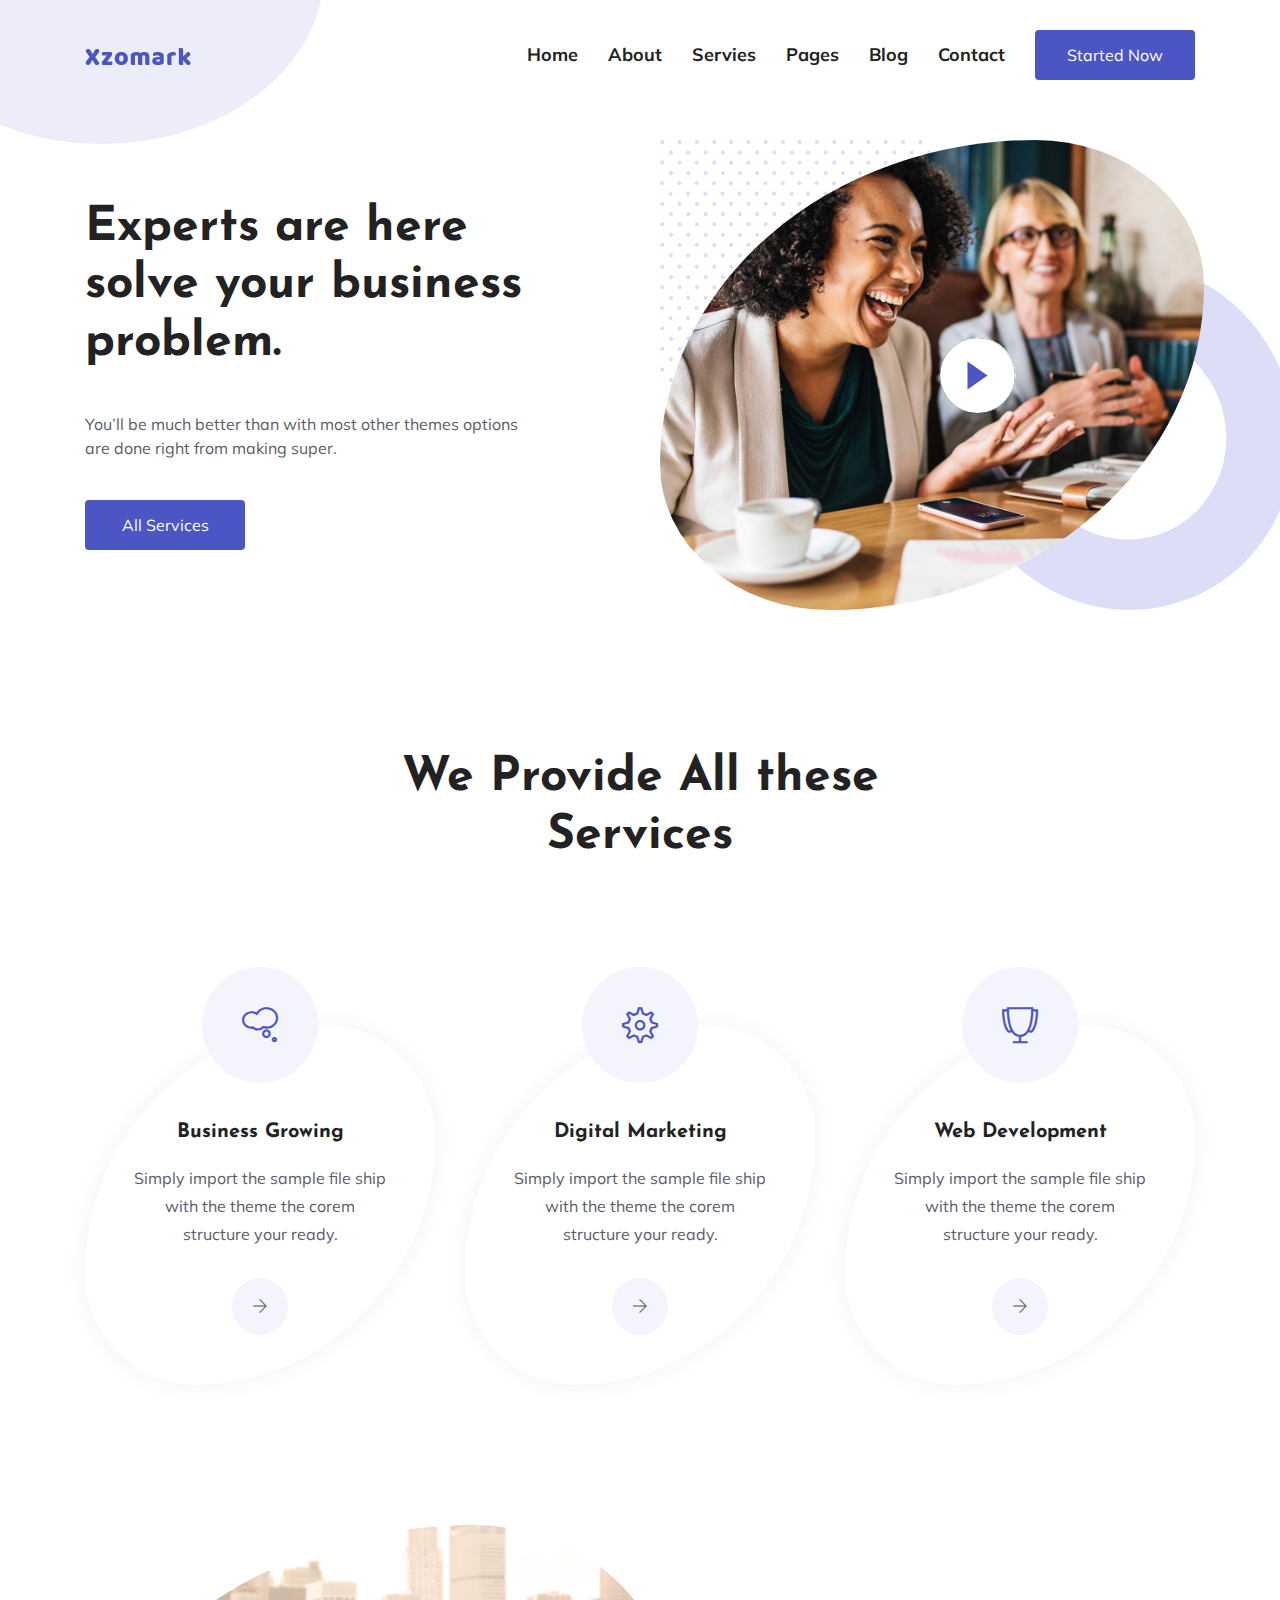
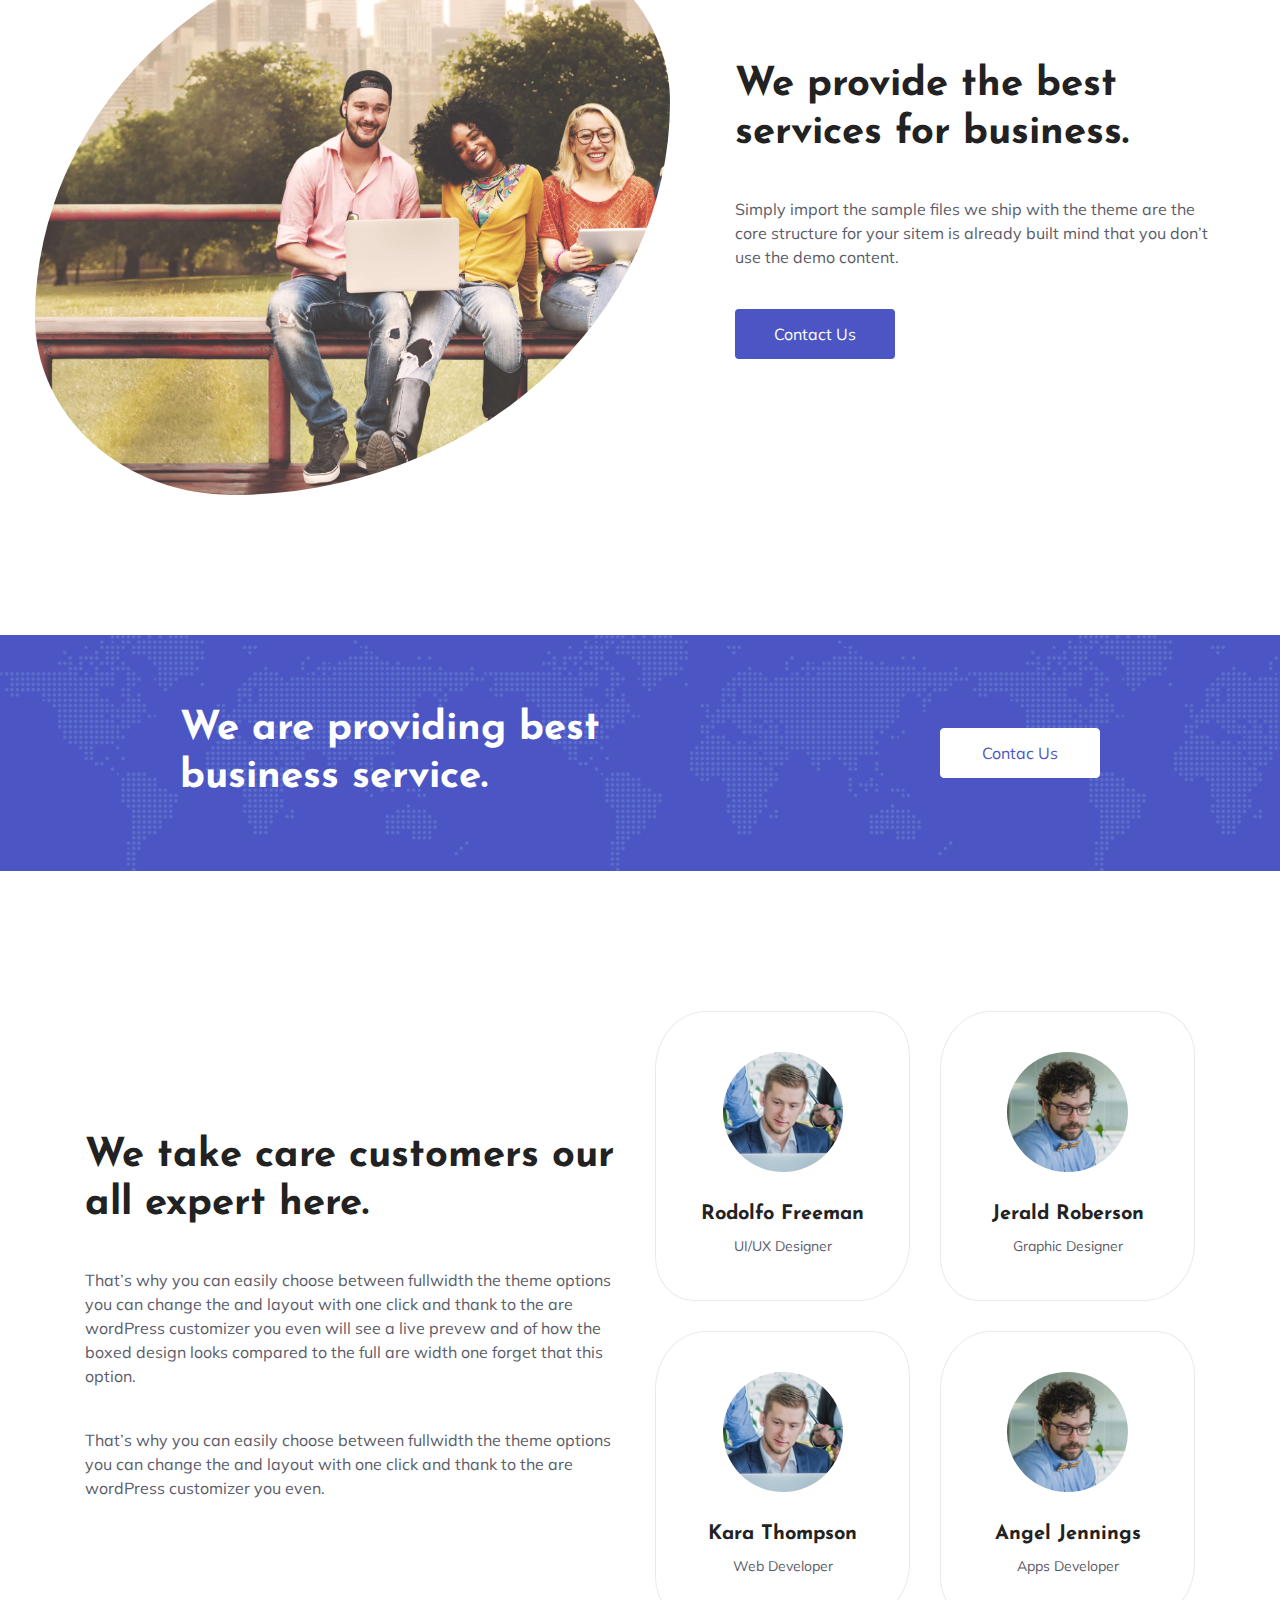
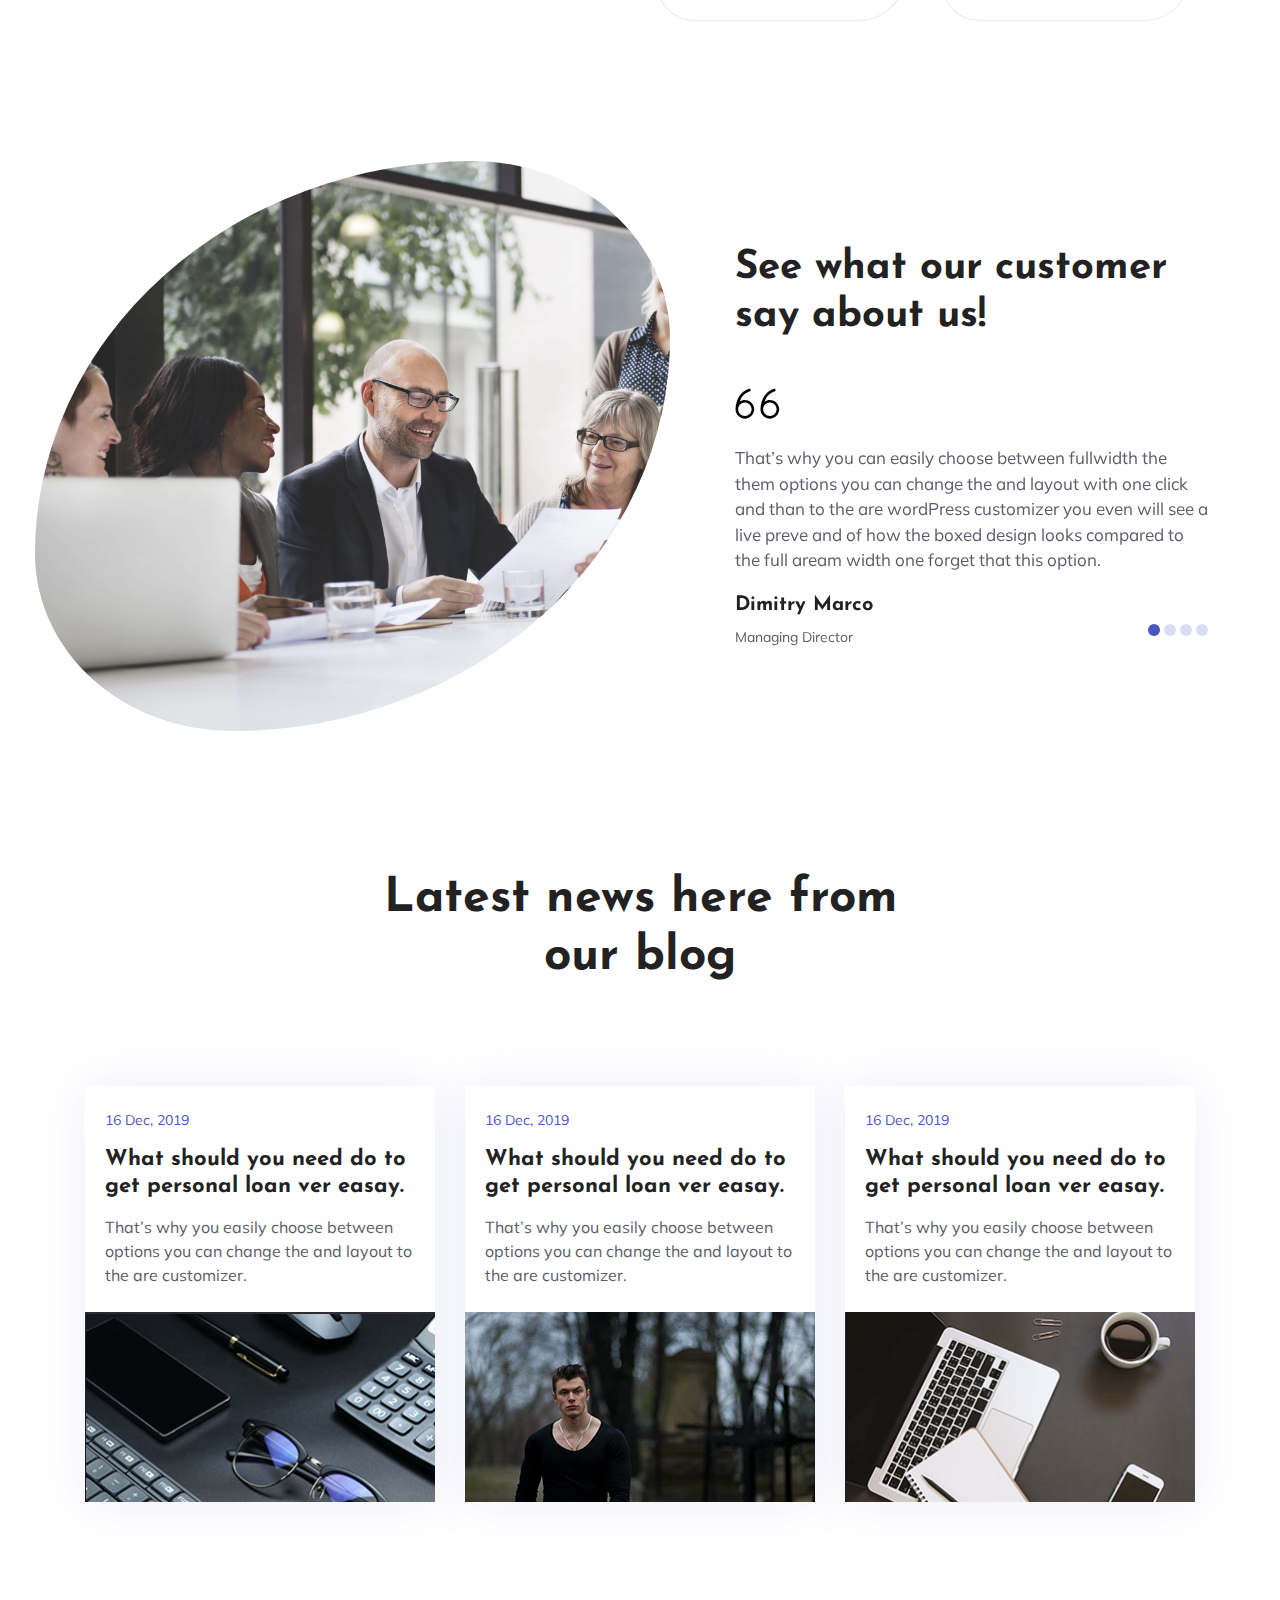
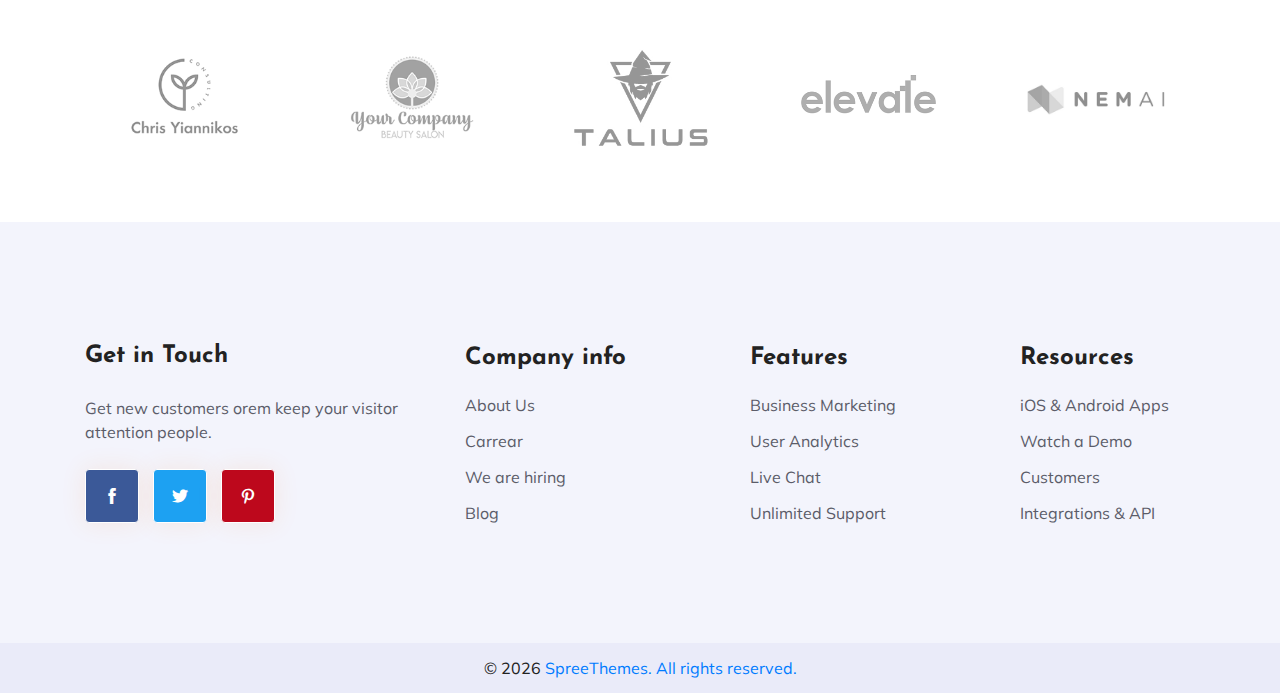
<file: index.html>
<!DOCTYPE html>
<html lang="zxx">

<head>
    <meta charset="utf-8">
    <meta http-equiv="X-UA-Compatible" content="IE=edge">
    <meta name="viewport" content="width=device-width, initial-scale=1">
    <title>Xzomark Business</title>
    <!-- Favicon -->
    <link href="assets/img/favicon.ico" rel="shortcut icon">
    <!-- Bootstrap CSS -->
    <link rel="stylesheet" type="text/css" href="assets/css/bootstrap.min.css">
    <!-- themify icon -->
    <link rel="stylesheet" type="text/css" href="assets/css/themify-icons.css">
    <!-- video popup -->
    <link rel="stylesheet" type="text/css" href="assets/css/colorbox.css">
    <!-- swiper slider -->
    <link rel="stylesheet" type="text/css" href="assets/css/swiper.min.css">
    <!-- Animate Css -->
    <link rel="stylesheet" type="text/css" href="assets/css/animate.css">
    <!-- CSS -->
    <link href="assets/css/style.css" rel="stylesheet">
</head>

<body>
    <!-- Pre-loader -->
    <div class="preloader">
        <div class="loader">
        </div>
    </div>

    <!-- Start Header Section -->
    <header class="header_wrap">
        <div class="container">
            <div class="row">
                <div class="col-md-12">
                    <nav class="mega_nav navbar navbar-expand-md p-0 justify-content-between">
                        <div class="nav_left">
                            <a class="navbar-brand" href="index.html"><img src="assets/img/logo.png" alt="Xzomark"></a>
                            <button class="navbar-toggler collapsed" type="button" data-toggle="collapse"
                                data-target="#mega_menu">
                                <span class="sr-only">Toggle navigation</span>
                                <span class="icon-bar"></span>
                                <span class="icon-bar"></span>
                                <span class="icon-bar"></span>
                            </button>
                        </div>
                        <div class="p-lg-0 nav_wrapper ml-auto">
                            <ul class="navbar-nav m-auto collapse navbar-collapse" id="mega_menu">
                                <li class="nav-item">
                                    <a class="nav-link" href="index.html">Home</a>
                                </li>
                                <li class="nav-item">
                                    <a class="nav-link" href="about.html"> About</a>
                                </li>
                                <li class="nav-item">
                                    <a class="nav-link" href="service.html" target="_blank">Servies</a>
                                </li>
                                <li class="nav-item dropdown_item">
                                    <a class="nav-link collapsed " href="#mega_pages" data-toggle="collapse">Pages</a>
                                    <div id="mega_pages" class="dropdown_content ">
                                        <ul>
                                            <li> <a href="index.html">Home 1</a></li>
                                            <li><a href="about.html">About Us</a></li>
                                            <li><a href="service.html">Service</a></li>
                                            <li><a href="service_details.html">Servie Details</a></li>
                                            <li><a href="portfolio.html">Portfolio</a></li>
                                            <li><a href="portfolio_details.html">Portfolio Details</a></li>
                                            <li><a href="blog.html">Blog</a></li>
                                            <li><a href="blog_details.html">Blog Details</a></li>
                                            <li><a href="contact.html">Contact Us</a></li>
                                            <li><a href="team.html">Team Members</a></li>
                                        </ul>
                                    </div>
                                </li>
                                <li class="nav-item dropdown_item">
                                    <a class="nav-link collapsed " href="#mega_blog" data-toggle="collapse">Blog</a>
                                    <div id="mega_blog" class="dropdown_content ">
                                        <ul class="">
                                            <li><a href="blog.html">Blog</a></li>
                                            <li><a href="blog_details.html">Blog Details</a></li>
                                        </ul>
                                    </div>
                                </li>
                                <li class="nav-item">
                                    <a class="nav-link" href="contact.html">Contact</a>
                                </li>
                            </ul>
                        </div>
                        <div class="nav_right d-lg-block d-none">
                            <a href="#" class="btn">Started now</a>
                        </div>
                    </nav>
                </div>
            </div>
        </div>
    </header>
    <!-- End Header Section -->

    <!-- Start Hero Section -->
    <section class="hero_area">
        <div class="container">
            <div class="row align-items-center">
                <div class="col-lg-5 col-md-6">
                    <div class="hero_content">
                        <h1>Experts are here solve your business problem.</h1>
                        <p class="defination">You’ll be much better than with most other themes options are done right
                            from making super.</p>
                        <a href="#" class="btn">All Services</a>
                    </div>
                </div>
                <div class="col-lg-7 col-md-6">
                    <div class="video_wrapper">
                        <img class="hero_img hero_img1" src="assets/img/hero_area/1.png" alt="heroImage">
                        <img class="hero_img hero_img2" src="assets/img/dots.png" alt="heroImage">
                        <img class="hero_img hero_img3" src="assets/img/circle.png" alt="heroImage">
                        <a class="btn_pluse youtube" href="https://www.youtube.com/embed/QE5KOfjKLy0"><span></span></a>
                    </div>
                </div>
            </div>
        </div>
    </section>
    <!-- End Hero Section -->

    <!-- Start Service Section -->
    <section class="service_area section_padding_2">
        <div class="container">
            <div class="row">
                <div class="col-12 col-md-8 offset-md-2 col-lg-6 offset-lg-3">
                    <div class="section_title text-center">
                        <h2>We Provide All these Services</h2>
                    </div>
                </div>
            </div>
            <div class="row align-items-center justify-content-center">
                <div class="col-md-6 col-lg-4">
                    <div class="single_service_item">
                        <div class="service_icon d-flex align-items-center justify-content-center">
                            <i class="ti-thought"></i>
                        </div>
                        <h5>Business Growing</h5>
                        <p>Simply import the sample file ship with the theme the corem structure your ready.</p>
                        <a href="#" class="boxed_btn"><i class="ti-arrow-right"></i></a>
                    </div>
                </div>
                <div class="col-md-6 col-lg-4">
                    <div class="single_service_item">
                        <div class="service_icon d-flex align-items-center justify-content-center">
                            <i class="ti-settings"></i>
                        </div>
                        <h5>Digital Marketing</h5>
                        <p>Simply import the sample file ship with the theme the corem structure your ready.</p>
                        <a href="#" class="boxed_btn"><i class="ti-arrow-right"></i></a>
                    </div>
                </div>
                <div class="col-md-6 col-lg-4">
                    <div class="single_service_item">
                        <div class="service_icon d-flex align-items-center justify-content-center">
                            <i class="ti-cup"></i>
                        </div>
                        <h5>Web Development</h5>
                        <p>Simply import the sample file ship with the theme the corem structure your ready.</p>
                        <a href="#" class="boxed_btn"><i class="ti-arrow-right"></i></a>
                    </div>
                </div>
            </div>
        </div>
    </section>
    <!-- End Service Section -->

    <!-- Start Promo Section -->
    <section class="promo_area section_padding_2">
        <div class="container">
            <div class="row align-items-center">
                <div class="col-lg-7 col-md-6">
                    <div class="img_wrapper">
                        <img class="serivce_img" src="assets/img/service/1.png" alt="service">
                    </div>
                </div>
                <div class="col-lg-5 col-md-6 p-lg-0">
                    <div class="common_block">
                        <h2 class="heading">We provide the best services for business.</h2>
                        <p class="defination">Simply import the sample files we ship with the theme are the core
                            structure for your sitem is already built mind that you don’t use the demo content.</p>
                        <a href="#" class="btn">Contact us</a>
                    </div>
                </div>
            </div>
        </div>
    </section>
    <!-- End Promo Section -->

    <!-- Start Call To Action Section -->
    <section class="call_to_action_area section_margin">
        <div class="ct_wrapper">
            <div class="container">
                <div class="row">
                    <div class="col-lg-5 col-md-8  offset-lg-1 d-flex align-items-center">
                        <div class="ct_action">
                            <h2 class="heading m-md-0">We are providing best business service.</h2>
                        </div>
                    </div>
                    <div class="col-lg-5 col-md-4 d-flex align-items-center justify-content-md-end">
                        <a href="#" class="btn_2 btn">Contac us</a>
                    </div>
                </div>
            </div>
        </div>
    </section>
    <!-- End Call To Action Section -->

    <!-- Start Team Section -->
    <section class="team_area section_padding_2">
        <div class="container">
            <div class="row align-items-center">
                <div class="col-lg-6 col-md-12">
                    <div class="common_block">
                        <h2 class="heading">We take care customers our all expert here.</h2>
                        <p class="defination">That’s why you can easily choose between fullwidth the theme options you
                            can change the and layout with one click and thank to the are wordPress customizer you even
                            will see a live prevew and of how the boxed design looks compared to the full are width one
                            forget that this option.</p>
                        <p class="m-0">That’s why you can easily choose between fullwidth the theme options you can
                            change the and layout with one click and thank to the are wordPress customizer you even.</p>
                    </div>
                </div>
                <div class="col-lg-6 col-md-12">
                    <div class="row ">
                        <div class="col-10 offset-1 col-md-6 offset-md-0">
                            <div class="team_member">
                                <img src="assets/img/team/1.png" alt="team">
                                <h5>Rodolfo Freeman</h5>
                                <p class="designation">UI/UX Designer</p>
                            </div>
                        </div>
                        <div class="col-10 offset-1 col-md-6 offset-md-0">
                            <div class="team_member">
                                <img src="assets/img/team/2.png" alt="team">
                                <h5>Jerald Roberson</h5>
                                <p class="designation">Graphic Designer</p>
                            </div>
                        </div>
                        <div class="col-10 offset-1 col-md-6 offset-md-0">
                            <div class="team_member">
                                <img src="assets/img/team/3.png" alt="team">
                                <h5>Kara Thompson</h5>
                                <p class="designation">Web Developer</p>
                            </div>
                        </div>
                        <div class="col-10 offset-1 col-md-6 offset-md-0">
                            <div class="team_member">
                                <img src="assets/img/team/4.png" alt="team">
                                <h5>Angel Jennings</h5>
                                <p class="designation">Apps Developer</p>
                            </div>
                        </div>
                    </div>
                </div>
            </div>
        </div>
    </section>
    <!-- End Team Section -->

    <!-- Start Team Section -->
    <section class="testimonial_area section_padding_2">
        <div class="container">
            <div class="row align-items-center">
                <div class="col-lg-7 col-md-6">
                    <div class="img_wrapper">
                        <img class="serivce_img" src="assets/img/testimonial/1.png" alt="service">
                    </div>
                </div>
                <div class="col-lg-5 col-md-6 p-md-0">
                    <div class="common_block">
                        <h2 class="heading">See what our customer say about us!</h2>
                        <div class="swiper-container">
                            <div class="swiper-wrapper">
                                <div class="swiper-slide">
                                    <div class="single_testionial">
                                        <i class="ti-quote-left"></i>
                                        <p>That’s why you can easily choose between fullwidth the them options you can
                                            change the and layout with one click and than to the are wordPress
                                            customizer you even will see a live preve and of how the boxed design looks
                                            compared to the full aream width one forget that this option.</p>
                                        <h5>Dimitry Marco</h5>
                                        <p class="designation">Managing Director</p>
                                    </div>
                                </div>
                                <div class="swiper-slide">
                                    <div class="single_testionial">
                                        <i class="ti-quote-left"></i>
                                        <p>That’s why you can easily choose between fullwidth the them options you can
                                            change the and layout with one click and than to the are wordPress
                                            customizer you even will see a live preve and of how the boxed design looks
                                            compared to the full aream width one forget that this option.</p>
                                        <h5>Dimitry Marco</h5>
                                        <p class="designation">Managing Director</p>
                                    </div>
                                </div>
                                <div class="swiper-slide">
                                    <div class="single_testionial">
                                        <i class="ti-quote-left"></i>
                                        <p>That’s why you can easily choose between fullwidth the them options you can
                                            change the and layout with one click and than to the are wordPress
                                            customizer you even will see a live preve and of how the boxed design looks
                                            compared to the full aream width one forget that this option.</p>
                                        <h5>Dimitry Marco</h5>
                                        <p class="designation">Managing Director</p>
                                    </div>
                                </div>
                                <div class="swiper-slide">
                                    <div class="single_testionial">
                                        <i class="ti-quote-left"></i>
                                        <p>That’s why you can easily choose between fullwidth the them options you can
                                            change the and layout with one click and than to the are wordPress
                                            customizer you even will see a live preve and of how the boxed design looks
                                            compared to the full aream width one forget that this option.</p>
                                        <h5>Dimitry Marco</h5>
                                        <p class="designation">Managing Director</p>
                                    </div>
                                </div>
                            </div>
                            <div class="swiper-pagination"></div>
                        </div>
                    </div>
                </div>
            </div>
        </div>
    </section>
    <!-- End Team Section -->

    <!-- Start Blog Section -->
    <section class="blog_area section_padding_2">
        <div class="container">
            <div class="row">
                <div class="col-12 col-md-8 offset-md-2 col-lg-6 offset-lg-3">
                    <div class="section_title text-center">
                        <h2>Latest news here from our blog</h2>
                    </div>
                </div>
            </div>
            <div class="row justify-content-center">
                <div class="col-md-6 col-lg-4">
                    <div class="single_blog_item">
                        <div class="blog_content">
                            <span class="meta_date">16 Dec, 2019</span>
                            <h2><a href="#" class="boxed_btn">What should you need do to get personal loan ver
                                    easay.</a></h2>
                            <p>That’s why you easily choose between options you can change the and layout to the are
                                customizer.</p>
                        </div>
                        <div class="blog_img"> <img src="assets/img/blog/1.png" alt="blog"></div>
                    </div>
                </div>
                <div class="col-md-6 col-lg-4">
                    <div class="single_blog_item">
                        <div class="blog_content">
                            <span class="meta_date">16 Dec, 2019</span>
                            <h2><a href="#" class="boxed_btn">What should you need do to get personal loan ver
                                    easay.</a></h2>
                            <p>That’s why you easily choose between options you can change the and layout to the are
                                customizer.</p>
                        </div>
                        <div class="blog_img"> <img src="assets/img/blog/2.png" alt="blog"></div>
                    </div>
                </div>
                <div class="col-md-6 col-lg-4">
                    <div class="single_blog_item">
                        <div class="blog_content">
                            <span class="meta_date">16 Dec, 2019</span>
                            <h2><a href="#" class="boxed_btn">What should you need do to get personal loan ver
                                    easay.</a></h2>
                            <p>That’s why you easily choose between options you can change the and layout to the are
                                customizer.</p>
                        </div>
                        <div class="blog_img"> <img src="assets/img/blog/3.png" alt="blog"></div>
                    </div>
                </div>
            </div>
        </div>
    </section>
    <!-- End Blog Section -->

    <!-- Start client Section -->
    <div class="client_area section_padding">
        <div class="container">
            <div class="row  justify-content-center">
                <div class="col-md-12">
                    <div class="swiper-container">
                        <div class="swiper-wrapper d-flex align-items-center">
                            <div class="swiper-slide">
                                <div class="client_img d-flex justify-content-center align-items-center">
                                    <a href="#"><img src="assets/img/clients/1.png" alt=" client"></a>
                                </div>
                            </div>
                            <div class="swiper-slide">
                                <div class="client_img d-flex justify-content-center align-items-center">
                                    <a href="#"><img src="assets/img/clients/2.png" alt=" client"></a>
                                </div>
                            </div>
                            <div class="swiper-slide">
                                <div class="client_img d-flex justify-content-center align-items-center">
                                    <a href="#"><img src="assets/img/clients/3.png" alt=" client"></a>
                                </div>
                            </div>
                            <div class="swiper-slide">
                                <div class="client_img d-flex justify-content-center align-items-center">
                                    <a href="#"><img src="assets/img/clients/4.png" alt=" client image"></a>
                                </div>
                            </div>
                            <div class="swiper-slide">
                                <div class="client_img d-flex justify-content-center align-items-center">
                                    <a href="#"><img src="assets/img/clients/5.png" alt=" client image"></a>
                                </div>
                            </div>
                            <div class="swiper-slide">
                                <div class="client_img d-flex justify-content-center align-items-center">
                                    <a href="#"><img src="assets/img/clients/6.png" alt=" client image"></a>
                                </div>
                            </div>
                        </div>
                    </div>
                </div>
            </div>
        </div>
    </div>
    <!-- End client Section -->

    <!-- Start Footer Section -->
    <footer class="simple_clean">
        <div class="container">
            <div class="footer_top">
                <div class="row d-flex justify-content-center justify-content-md-start align-items-center">
                    <div class="col-md-3 col-lg-4 pr-md-0">
                        <div class="f_widget_1">
                            <h4 class="sub_heading">Get in Touch</h4>
                            <p class="footer_text">Get new customers orem keep
                                your visitor attention people.</p>
                            <ul class="social_link">
                                <li><a href="#"><i class="ti-facebook"></i></a></li>
                                <li><a href="#"><i class="ti-twitter-alt"></i></a></li>
                                <li><a href="#"><i class="ti-pinterest"></i></a></li>
                            </ul>
                        </div>
                    </div>
                    <div class="col-lg-3 col-md-3 col-6">
                        <div class="f_widget_2">
                            <h4 class="sub_heading">Company info</h4>
                            <ul>
                                <li><a href="#">About Us</a></li>
                                <li><a href="#">Carrear</a></li>
                                <li><a href="#">We are hiring</a></li>
                                <li><a href="#">Blog</a></li>
                            </ul>
                        </div>
                    </div>
                    <div class="col-lg-3 col-md-3 col-6">
                        <div class="f_widget_3">
                            <h4 class="sub_heading">Features</h4>
                            <ul>
                                <li><a href="#">Business Marketing</a></li>
                                <li><a href="#">User Analytics</a></li>
                                <li><a href="#">Live Chat</a></li>
                                <li><a href="#">Unlimited Support</a></li>
                            </ul>
                        </div>
                    </div>
                    <div class="col-6 col-md-3 col-lg-2 p-lg-0">
                        <div class="f_widget_4">
                            <h4 class="sub_heading">Resources</h4>
                            <ul>
                                <li><a href="#">iOS & Android Apps</a></li>
                                <li><a href="#">Watch a Demo</a></li>
                                <li><a href="#">Customers</a></li>
                                <li><a href="#">Integrations & API</a></li>
                            </ul>
                        </div>
                    </div>
                </div>
            </div>
        </div>
        <div class="footer_bottom d-flex justify-content-center align-items-center">
            <div class="row ">
                <div class="col-md-12">
                    <div class="copy_right_text">
                        <p>&copy; <script>document.write(new Date().getFullYear());</script> <a target="_blank" href="href="https://themeforest.net/user/spreethemes/portfolio">SpreeThemes. All rights reserved.</a></p>
                    </div>
                </div>
            </div>
        </div>
    </footer>
    <!-- End Footer Section -->

    <!-- Start Scroll to top -->
    <div class="scrolltop">
        <i class="ti-angle-up"></i>
    </div>
    <!-- End Scroll to top -->

    <!--jQuery JS-->
    <script src="assets/js/jquery-3.3.1.min.js"></script>
    <script src="assets/js/popper.min.js"></script>
    <!-- Bootstrap -->
    <script src="assets/js/bootstrap.min.js"></script>
    <!-- Colorbox video poput -->
    <script src="assets/js/jquery.colorbox-min.js"></script>
    <!-- Swiper Slider -->
    <script src="assets/js/swiper.min.js"></script>
    <!-- waypoints  -->
    <script src="assets/js/jquery.waypoints.min.js"></script>
    <!-- Counterup  -->
    <script src="assets/js/jquery.counterup.min.js"></script>
    <!-- Custom js -->
    <script src="assets/js/main.js"></script>
</body>

</html>
</file>
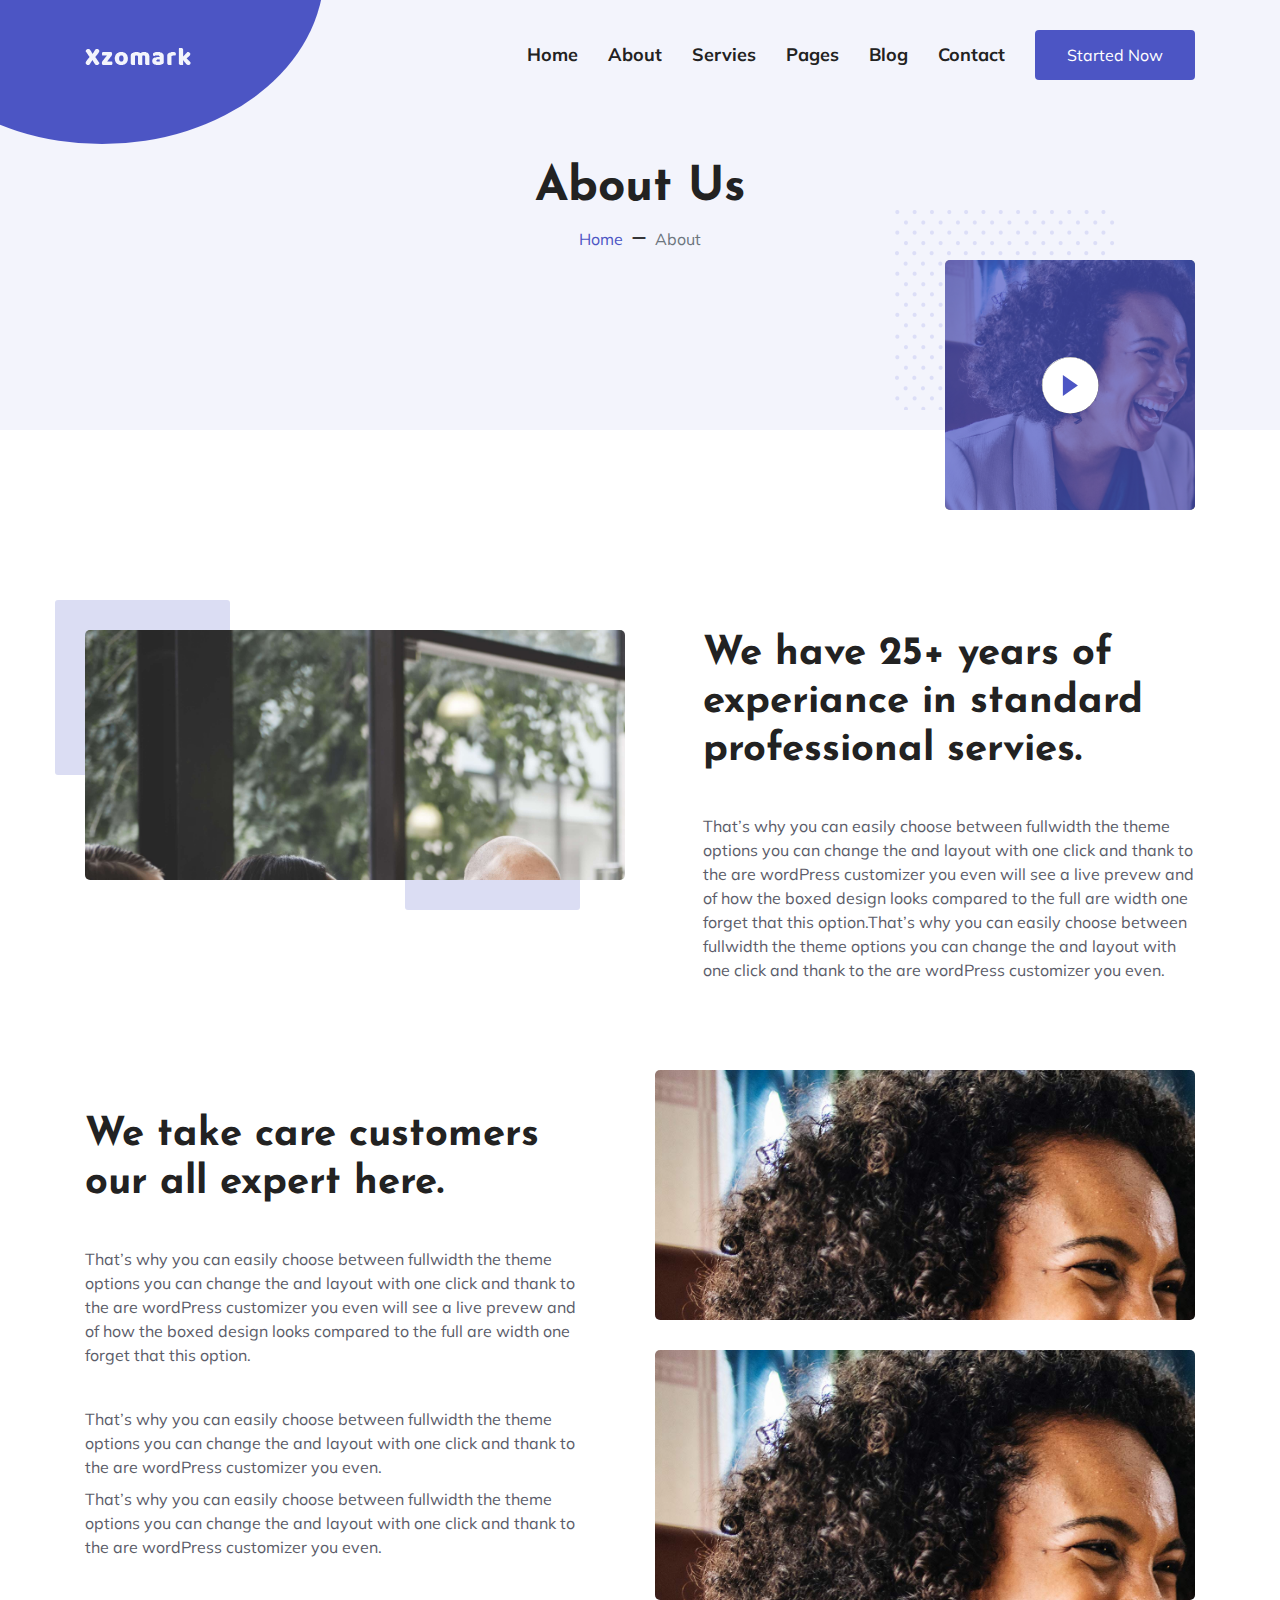
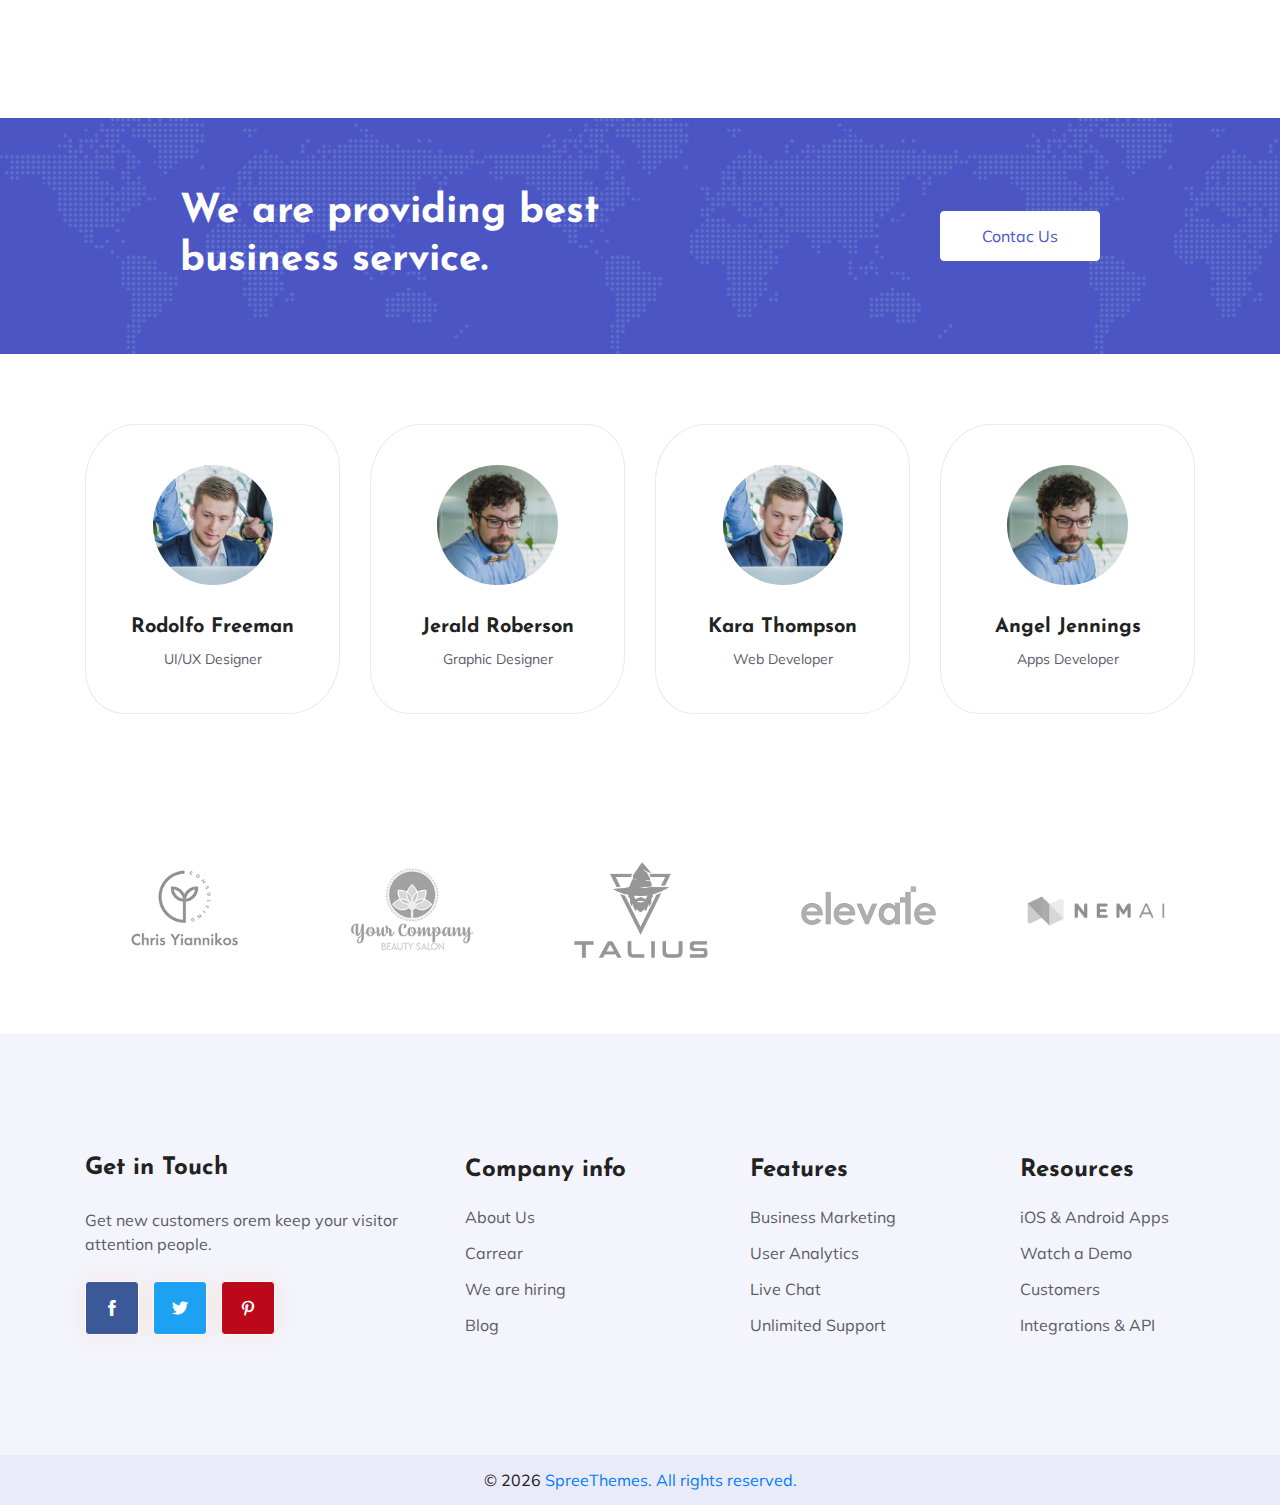
<file: about.html>
<!DOCTYPE html>
<html lang="zxx">

<head>
    <meta charset="utf-8">
    <meta http-equiv="X-UA-Compatible" content="IE=edge">
    <meta name="viewport" content="width=device-width, initial-scale=1">
    <title>Xzomark Business</title>
    <!-- Favicon -->
    <link href="assets/img/favicon.ico" rel="shortcut icon">
    <!-- Bootstrap CSS -->
    <link rel="stylesheet" type="text/css" href="assets/css/bootstrap.min.css">
    <!-- themify icon -->
    <link rel="stylesheet" type="text/css" href="assets/css/themify-icons.css">
    <!-- video popup -->
    <link rel="stylesheet" type="text/css" href="assets/css/colorbox.css">
    <!-- swiper slider -->
    <link rel="stylesheet" type="text/css" href="assets/css/swiper.min.css">
    <!-- Animate Css -->
    <link rel="stylesheet" type="text/css" href="assets/css/animate.css">
    <!-- CSS -->
    <link href="assets/css/style.css" rel="stylesheet">
</head>

<body>
    <!-- Pre-loader -->
    <div class="preloader">
        <div class="loader">
        </div>
    </div>

    <!-- Start Header Section -->
    <header class="header_wrap header_wrap_2">
        <div class="container">
            <div class="row">
                <div class="col-md-12">
                    <nav class="mega_nav navbar navbar-expand-md p-0 justify-content-between">
                        <div class="nav_left">
                            <a class="navbar-brand" href="index.html"><img src="assets/img/logo_2.png"
                                    alt="Xzomark"></a>
                            <button class="navbar-toggler collapsed" type="button" data-toggle="collapse"
                                data-target="#mega_menu">
                                <span class="sr-only">Toggle navigation</span>
                                <span class="icon-bar"></span>
                                <span class="icon-bar"></span>
                                <span class="icon-bar"></span>
                            </button>
                        </div>
                        <div class="p-lg-0 nav_wrapper ml-auto">
                            <ul class="navbar-nav m-auto collapse navbar-collapse" id="mega_menu">
                                <li class="nav-item">
                                    <a class="nav-link" href="index.html">Home</a>
                                </li>
                                <li class="nav-item">
                                    <a class="nav-link" href="about.html"> About</a>
                                </li>
                                <li class="nav-item">
                                    <a class="nav-link" href="service.html" target="_blank">Servies</a>
                                </li>
                                <li class="nav-item dropdown_item">
                                    <a class="nav-link collapsed " href="#mega_pages" data-toggle="collapse">Pages</a>
                                    <div id="mega_pages" class="dropdown_content ">
                                        <ul>
                                            <li> <a href="index.html">Home 1</a></li>
                                            <li><a href="about.html">About Us</a></li>
                                            <li><a href="service.html">Service</a></li>
                                            <li><a href="service_details.html">Servie Details</a></li>
                                            <li><a href="portfolio.html">Portfolio</a></li>
                                            <li><a href="portfolio_details.html">Portfolio Details</a></li>
                                            <li><a href="blog.html">Blog</a></li>
                                            <li><a href="blog_details.html">Blog Details</a></li>
                                            <li><a href="contact.html">Contact Us</a></li>
                                            <li><a href="team.html">Team Members</a></li>
                                        </ul>
                                    </div>
                                </li>
                                <li class="nav-item dropdown_item">
                                    <a class="nav-link collapsed " href="#mega_blog" data-toggle="collapse">Blog</a>
                                    <div id="mega_blog" class="dropdown_content ">
                                        <ul class="">
                                            <li><a href="blog.html">Blog</a></li>
                                            <li><a href="blog_details.html">Blog Details</a></li>
                                        </ul>
                                    </div>
                                </li>
                                <li class="nav-item">
                                    <a class="nav-link" href="contact.html">Contact</a>
                                </li>
                            </ul>
                        </div>
                        <div class="nav_right d-lg-block d-none">
                            <a href="#" class="btn">Started now</a>
                        </div>
                    </nav>
                </div>
            </div>
        </div>
    </header>
    <!-- End Header Section -->

    <!-- Start Hero Section -->
    <section class="hero_area_2">
        <div class="container">
            <div class="row align-items-center">
                <div class="col-md-12">
                    <div
                        class="page_title justify-content-center align-items-center align-items-md-start align-items-lg-center d-flex flex-column">
                        <h1>About Us</h1>
                        <nav aria-label="breadcrumb">
                            <ol class="breadcrumb">
                                <li class="breadcrumb-item"><a href="index.html" target="_blank">Home</a></li>
                                <li class="breadcrumb-item active" aria-current="page">About</li>
                            </ol>
                        </nav>
                    </div>
                </div>
            </div>
            <div class="video_wrapper">
                <div class="video_img">
                    <img class="hero_img hero_img1" src="assets/img/hero_area/1.png" alt="heroImage">
                    <a class="btn_pluse youtube" href="https://www.youtube.com/embed/QE5KOfjKLy0"><span></span></a>
                </div>
            </div>
        </div>
    </section>
    <!-- End Hero Section -->

    <!-- Start About Section -->
    <section class="about_area section_padding_2">
        <div class="container">
            <div class="row">
                <div class="col-lg-6 col-md-12">
                    <div class="img_wrapper_4">
                        <div class="img_inner_wrap">
                            <img class="serivce_img" src="assets/img/testimonial/1.png" alt="service" />
                        </div>
                    </div>
                </div>
                <div class="col-lg-6 col-md-12">
                    <div class="common_block ml-lg-5 ml-0">
                        <h2 class="heading">We have <span>25+ years</span> of experiance in standard professional
                            servies.</h2>
                        <p class="defination">That’s why you can easily choose between fullwidth the theme options you
                            can change the and layout with one click and thank to the are wordPress customizer you even
                            will see a live prevew and of how the boxed design looks compared to the full are width one
                            forget that this option.That’s why you can easily choose between fullwidth the theme options
                            you can
                            change the and layout with one click and thank to the are wordPress customizer you even.</p>
                    </div>
                </div>

            </div>
            <div class="row pt-5 align-items-center justify-content-center">
                <div class="col-md-6 mb-3 mb-lg-5">
                    <div class="common_block common_block_2">
                        <h2 class="heading">
                            We take care customers our all expert here.
                        </h2>
                        <p class="defination">
                            That’s why you can easily choose between fullwidth the theme
                            options you can change the and layout with one click and thank
                            to the are wordPress customizer you even will see a live prevew
                            and of how the boxed design looks compared to the full are width
                            one forget that this option.
                        </p>
                        <p class="mb-2">
                            That’s why you can easily choose between fullwidth the theme
                            options you can change the and layout with one click and thank
                            to the are wordPress customizer you even.
                        </p>
                        <p class="m-0">
                            That’s why you can easily choose between fullwidth the theme
                            options you can change the and layout with one click and thank
                            to the are wordPress customizer you even.
                        </p>
                    </div>
                </div>
                <div class="col-md-6 mb-3 mb-lg-5">
                    <div class="video_wrapper_3">
                        <div class="video_inner_wrap">
                            <img class="" src="assets/img/hero_area/1.png" alt="heroImage" />
                            <a class="btn_pluse youtube"
                                href="https://www.youtube.com/embed/QE5KOfjKLy0"><span></span></a>
                        </div>
                    </div>
                    <div class="video_wrapper_3">
                        <div class="video_inner_wrap">
                            <img class="" src="assets/img/hero_area/1.png" alt="heroImage" />
                            <a class="btn_pluse youtube"
                                href="https://www.youtube.com/embed/QE5KOfjKLy0"><span></span></a>
                        </div>
                    </div>
                </div>
            </div>

        </div>
    </section>
    <!-- End About Section -->

    <!-- Start Call To Action Section -->
    <section class="call_to_action_area">
        <div class="ct_wrapper">
            <div class="container">
                <div class="row">
                    <div class="col-lg-5 col-md-8  offset-lg-1 d-flex align-items-center">
                        <div class="ct_action">
                            <h2 class="heading m-md-0">We are providing best business service.</h2>
                        </div>
                    </div>
                    <div class="col-lg-5 col-md-4 d-flex align-items-center justify-content-md-end">
                        <a href="#" class="btn_2 btn">Contac us</a>
                    </div>
                </div>
            </div>
        </div>
    </section>
    <!-- End Call To Action Section -->

    <!-- Start Team Section -->
    <section class="team_area section_padding_2">
        <div class="container">
            <div class="row align-items-center">
                <div class="col-md-6 col-lg-3">
                    <div class="team_member">
                        <img src="assets/img/team/1.png" alt="team">
                        <h5>Rodolfo Freeman</h5>
                        <p class="designation">UI/UX Designer</p>
                    </div>
                </div>
                <div class="col-md-6 col-lg-3">
                    <div class="team_member">
                        <img src="assets/img/team/2.png" alt="team">
                        <h5>Jerald Roberson</h5>
                        <p class="designation">Graphic Designer</p>
                    </div>
                </div>
                <div class="col-md-6 col-lg-3">
                    <div class="team_member">
                        <img src="assets/img/team/3.png" alt="team">
                        <h5>Kara Thompson</h5>
                        <p class="designation">Web Developer</p>
                    </div>
                </div>
                <div class="col-md-6 col-lg-3">
                    <div class="team_member">
                        <img src="assets/img/team/4.png" alt="team">
                        <h5>Angel Jennings</h5>
                        <p class="designation">Apps Developer</p>
                    </div>
                </div>
            </div>
        </div>
    </section>
    <!-- End Team Section -->

    <!-- Start client Section -->
    <div class="client_area section_padding">
        <div class="container">
            <div class="row  justify-content-center">
                <div class="col-md-12">
                    <div class="swiper-container">
                        <div class="swiper-wrapper d-flex align-items-center">
                            <div class="swiper-slide">
                                <div class="client_img d-flex justify-content-center align-items-center">
                                    <a href="#"><img src="assets/img/clients/1.png" alt=" client"></a>
                                </div>
                            </div>
                            <div class="swiper-slide">
                                <div class="client_img d-flex justify-content-center align-items-center">
                                    <a href="#"><img src="assets/img/clients/2.png" alt=" client"></a>
                                </div>
                            </div>
                            <div class="swiper-slide">
                                <div class="client_img d-flex justify-content-center align-items-center">
                                    <a href="#"><img src="assets/img/clients/3.png" alt=" client"></a>
                                </div>
                            </div>
                            <div class="swiper-slide">
                                <div class="client_img d-flex justify-content-center align-items-center">
                                    <a href="#"><img src="assets/img/clients/4.png" alt=" client image"></a>
                                </div>
                            </div>
                            <div class="swiper-slide">
                                <div class="client_img d-flex justify-content-center align-items-center">
                                    <a href="#"><img src="assets/img/clients/5.png" alt=" client image"></a>
                                </div>
                            </div>
                            <div class="swiper-slide">
                                <div class="client_img d-flex justify-content-center align-items-center">
                                    <a href="#"><img src="assets/img/clients/6.png" alt=" client image"></a>
                                </div>
                            </div>
                        </div>
                    </div>
                </div>
            </div>
        </div>
    </div>
    <!-- End client Section -->

    <!-- Start Footer Section -->
    <footer class="simple_clean">
        <div class="container">
            <div class="footer_top">
                <div class="row d-flex justify-content-center justify-content-md-start align-items-center">
                    <div class="col-md-3 col-lg-4 pr-md-0">
                        <div class="f_widget_1">
                            <h4 class="sub_heading">Get in Touch</h4>
                            <p class="footer_text">Get new customers orem keep
                                your visitor attention people.</p>
                            <ul class="social_link">
                                <li><a href="#"><i class="ti-facebook"></i></a></li>
                                <li><a href="#"><i class="ti-twitter-alt"></i></a></li>
                                <li><a href="#"><i class="ti-pinterest"></i></a></li>
                            </ul>
                        </div>
                    </div>
                    <div class="col-lg-3 col-md-3 col-6">
                        <div class="f_widget_2">
                            <h4 class="sub_heading">Company info</h4>
                            <ul>
                                <li><a href="#">About Us</a></li>
                                <li><a href="#">Carrear</a></li>
                                <li><a href="#">We are hiring</a></li>
                                <li><a href="#">Blog</a></li>
                            </ul>
                        </div>
                    </div>
                    <div class="col-lg-3 col-md-3 col-6">
                        <div class="f_widget_3">
                            <h4 class="sub_heading">Features</h4>
                            <ul>
                                <li><a href="#">Business Marketing</a></li>
                                <li><a href="#">User Analytics</a></li>
                                <li><a href="#">Live Chat</a></li>
                                <li><a href="#">Unlimited Support</a></li>
                            </ul>
                        </div>
                    </div>
                    <div class="col-6 col-md-3 col-lg-2 p-lg-0">
                        <div class="f_widget_4">
                            <h4 class="sub_heading">Resources</h4>
                            <ul>
                                <li><a href="#">iOS & Android Apps</a></li>
                                <li><a href="#">Watch a Demo</a></li>
                                <li><a href="#">Customers</a></li>
                                <li><a href="#">Integrations & API</a></li>
                            </ul>
                        </div>
                    </div>
                </div>
            </div>
        </div>
        <div class="footer_bottom d-flex justify-content-center align-items-center">
            <div class="row ">
                <div class="col-md-12">
                    <div class="copy_right_text">
                        <p>&copy; <script>document.write(new Date().getFullYear());</script> <a target="_blank" href="href="https://themeforest.net/user/spreethemes/portfolio">SpreeThemes. All rights reserved.</a></p>
                    </div>
                </div>
            </div>
        </div>
    </footer>
    <!-- End Footer Section -->

    <!-- Start Scroll to top -->
    <div class="scrolltop">
        <i class="ti-angle-up"></i>
    </div>
    <!-- End Scroll to top -->

    <!--jQuery JS-->
    <script src="assets/js/jquery-3.3.1.min.js"></script>
    <script src="assets/js/popper.min.js"></script>
    <!-- Bootstrap -->
    <script src="assets/js/bootstrap.min.js"></script>
    <!-- Colorbox video poput -->
    <script src="assets/js/jquery.colorbox-min.js"></script>
    <!-- Swiper Slider -->
    <script src="assets/js/swiper.min.js"></script>
    <!-- waypoints  -->
    <script src="assets/js/jquery.waypoints.min.js"></script>
    <!-- Counterup  -->
    <script src="assets/js/jquery.counterup.min.js"></script>
    <!-- Custom js -->
    <script src="assets/js/main.js"></script>
</body>

</html>
</file>
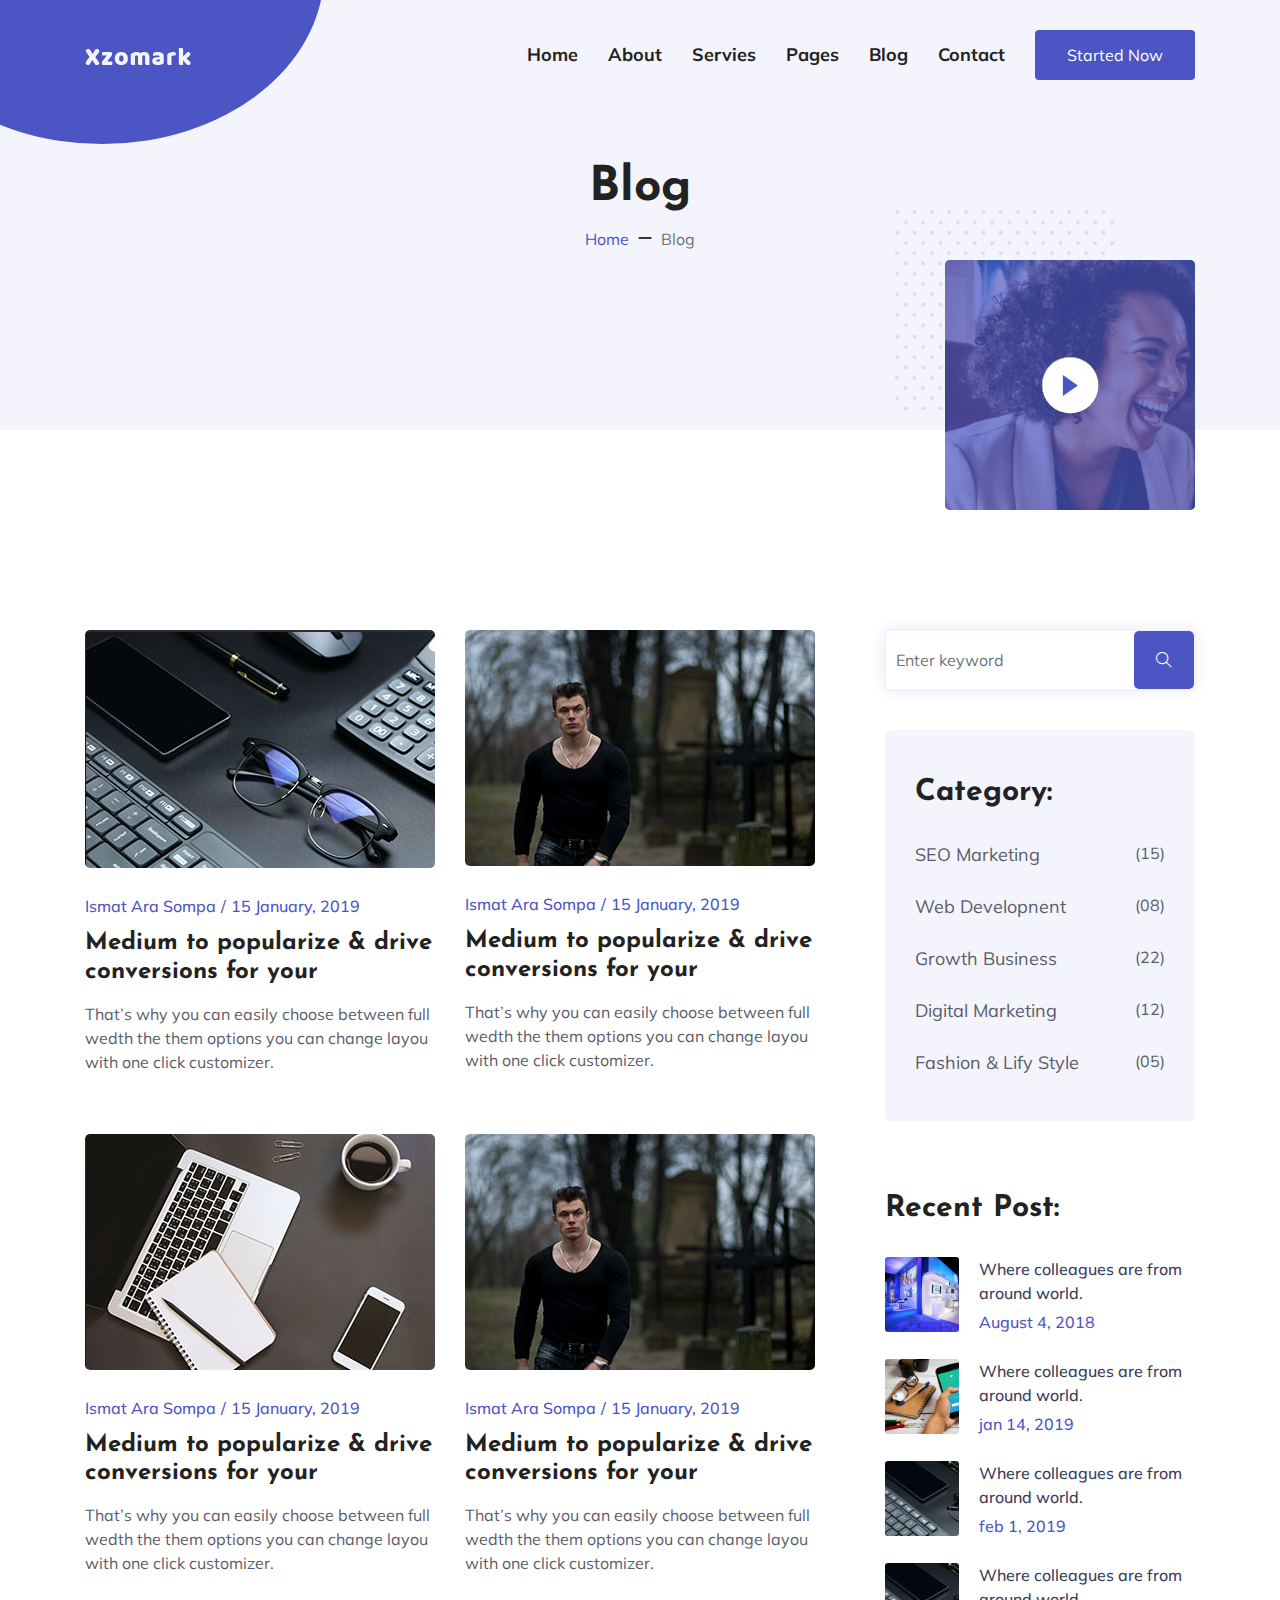
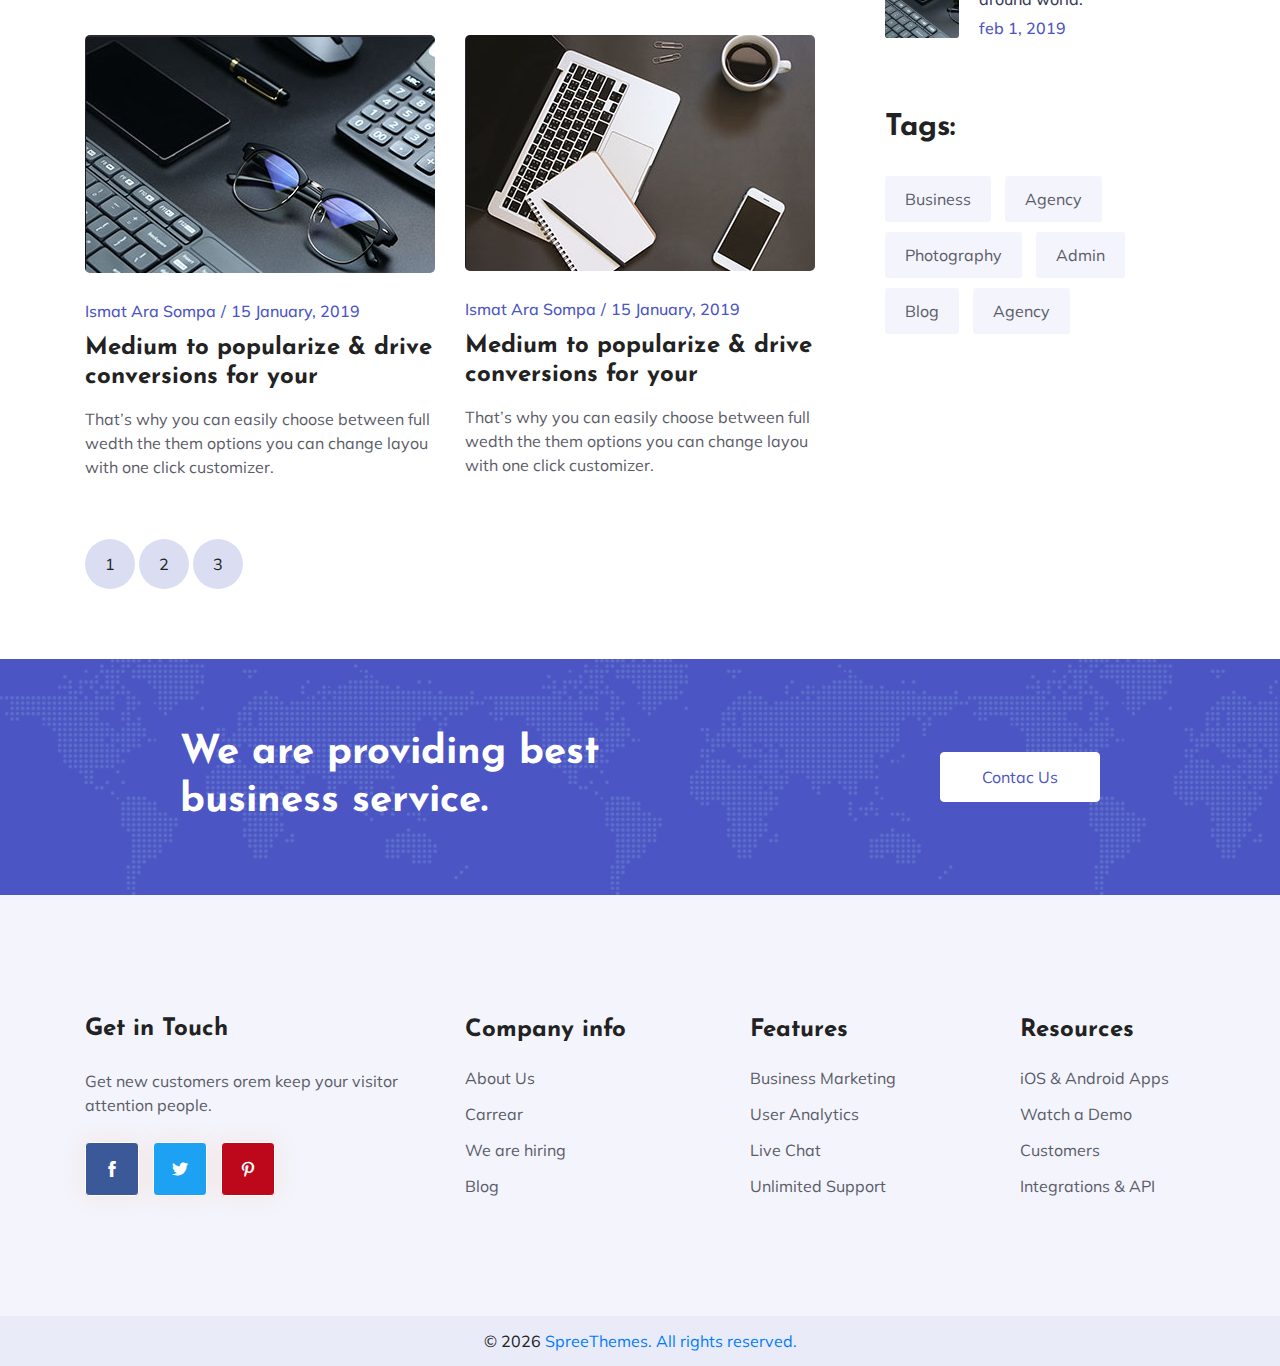
<file: blog.html>
<!DOCTYPE html>
<html lang="zxx">

<head>
    <meta charset="utf-8">
    <meta http-equiv="X-UA-Compatible" content="IE=edge">
    <meta name="viewport" content="width=device-width, initial-scale=1">
    <title>Xzomark Business</title>
    <!-- Favicon -->
    <link href="assets/img/favicon.ico" rel="shortcut icon">
    <!-- Bootstrap CSS -->
    <link rel="stylesheet" type="text/css" href="assets/css/bootstrap.min.css">
    <!-- themify icon -->
    <link rel="stylesheet" type="text/css" href="assets/css/themify-icons.css">
    <!-- video popup -->
    <link rel="stylesheet" type="text/css" href="assets/css/colorbox.css">
    <!-- swiper slider -->
    <link rel="stylesheet" type="text/css" href="assets/css/swiper.min.css">
    <!-- Animate Css -->
    <link rel="stylesheet" type="text/css" href="assets/css/animate.css">
    <!-- CSS -->
    <link href="assets/css/style.css" rel="stylesheet">
</head>

<body>
    <!-- Pre-loader -->
    <div class="preloader">
        <div class="loader">
        </div>
    </div>

    <!-- Start Header Section -->
    <header class="header_wrap header_wrap_2">
        <div class="container">
            <div class="row">
                <div class="col-md-12">
                    <nav class="mega_nav navbar navbar-expand-md p-0 justify-content-between">
                        <div class="nav_left">
                            <a class="navbar-brand" href="index.html"><img src="assets/img/logo_2.png"
                                    alt="Xzomark"></a>
                            <button class="navbar-toggler collapsed" type="button" data-toggle="collapse"
                                data-target="#mega_menu">
                                <span class="sr-only">Toggle navigation</span>
                                <span class="icon-bar"></span>
                                <span class="icon-bar"></span>
                                <span class="icon-bar"></span>
                            </button>
                        </div>
                        <div class="p-lg-0 nav_wrapper ml-auto">
                            <ul class="navbar-nav m-auto collapse navbar-collapse" id="mega_menu">
                                <li class="nav-item">
                                    <a class="nav-link" href="index.html">Home</a>
                                </li>
                                <li class="nav-item">
                                    <a class="nav-link" href="about.html"> About</a>
                                </li>
                                <li class="nav-item">
                                    <a class="nav-link" href="service.html" target="_blank">Servies</a>
                                </li>
                                <li class="nav-item dropdown_item">
                                    <a class="nav-link collapsed " href="#mega_pages" data-toggle="collapse">Pages</a>
                                    <div id="mega_pages" class="dropdown_content ">
                                        <ul>
                                            <li> <a href="index.html">Home 1</a></li>
                                            <li><a href="about.html">About Us</a></li>
                                            <li><a href="service.html">Service</a></li>
                                            <li><a href="service_details.html">Servie Details</a></li>
                                            <li><a href="portfolio.html">Portfolio</a></li>
                                            <li><a href="portfolio_details.html">Portfolio Details</a></li>
                                            <li><a href="blog.html">Blog</a></li>
                                            <li><a href="blog_details.html">Blog Details</a></li>
                                            <li><a href="contact.html">Contact Us</a></li>
                                            <li><a href="team.html">Team Members</a></li>
                                        </ul>
                                    </div>
                                </li>
                                <li class="nav-item dropdown_item">
                                    <a class="nav-link collapsed " href="#mega_blog" data-toggle="collapse">Blog</a>
                                    <div id="mega_blog" class="dropdown_content ">
                                        <ul class="">
                                            <li><a href="blog.html">Blog</a></li>
                                            <li><a href="blog_details.html">Blog Details</a></li>
                                        </ul>
                                    </div>
                                </li>
                                <li class="nav-item">
                                    <a class="nav-link" href="contact.html">Contact</a>
                                </li>
                            </ul>
                        </div>
                        <div class="nav_right d-lg-block d-none">
                            <a href="#" class="btn">Started now</a>
                        </div>
                    </nav>
                </div>
            </div>
        </div>
    </header>
    <!-- End Header Section -->

    <!-- Start Hero Section -->
    <section class="hero_area_2">
        <div class="container">
            <div class="row align-items-center">
                <div class="col-md-12">
                    <div
                        class="page_title justify-content-center align-items-center align-items-md-start align-items-lg-center d-flex flex-column">
                        <h1>Blog</h1>
                        <nav aria-label="breadcrumb">
                            <ol class="breadcrumb">
                                <li class="breadcrumb-item"><a href="index.html" target="_blank">Home</a></li>
                                <li class="breadcrumb-item active" aria-current="page">Blog</li>
                            </ol>
                        </nav>
                    </div>
                </div>
            </div>
            <div class="video_wrapper">
                <div class="video_img">
                    <img class="hero_img hero_img1" src="assets/img/hero_area/1.png" alt="heroImage">
                    <a class="btn_pluse youtube" href="https://www.youtube.com/embed/QE5KOfjKLy0"><span></span></a>
                </div>
            </div>
        </div>
    </section>
    <!-- End Hero Section -->

    <!-- Start Blog Section -->
    <section class="two_column_with_side_bar section_padding">
        <div class="container">
            <div class="row">
                <div class="col-md-8">
                    <div class="details_section">
                        <div class="row">
                            <div class="col-lg-6">
                                <div class="single_blog_item_2">
                                    <div class="blog_img">
                                        <img src="assets/img/blog/1.png" alt="blog img">
                                        <a href="#" class="boxed_btn"><i class="ti-arrow-right"></i></a>
                                    </div>
                                    <div class="blog_content">
                                        <div class="blog_meta_list  d-flex">
                                            <a href="#" class="b_author">Ismat Ara Sompa</a>
                                            <a href="#" class="b_date">15 January, 2019</a>
                                        </div>
                                        <h2>Medium to popularize & drive conversions for your</h2>
                                        <p>That’s why you can easily choose between full wedth the them options you can
                                            change layou with one click customizer.</p>
                                    </div>
                                </div>
                            </div>
                            <div class="col-lg-6">
                                <div class="single_blog_item_2">
                                    <div class="blog_img">
                                        <img src="assets/img/blog/2.png" alt="blog img">
                                        <a href="#" class="boxed_btn"><i class="ti-arrow-right"></i></a>
                                    </div>
                                    <div class="blog_content">
                                        <div class="blog_meta_list  d-flex">
                                            <a href="#" class="b_author">Ismat Ara Sompa</a>
                                            <a href="#" class="b_date">15 January, 2019</a>
                                        </div>
                                        <h2>Medium to popularize & drive conversions for your</h2>
                                        <p>That’s why you can easily choose between full wedth the them options you can
                                            change layou with one click customizer.</p>
                                    </div>
                                </div>
                            </div>
                            <div class="col-lg-6">
                                <div class="single_blog_item_2">
                                    <div class="blog_img">
                                        <img src="assets/img/blog/3.png" alt="blog img">
                                        <a href="#" class="boxed_btn"><i class="ti-arrow-right"></i></a>
                                    </div>
                                    <div class="blog_content">
                                        <div class="blog_meta_list  d-flex">
                                            <a href="#" class="b_author">Ismat Ara Sompa</a>
                                            <a href="#" class="b_date">15 January, 2019</a>
                                        </div>
                                        <h2>Medium to popularize & drive conversions for your</h2>
                                        <p>That’s why you can easily choose between full wedth the them options you can
                                            change layou with one click customizer.</p>
                                    </div>
                                </div>
                            </div>
                            <div class="col-lg-6">
                                <div class="single_blog_item_2">
                                    <div class="blog_img">
                                        <img src="assets/img/blog/4.png" alt="blog img">
                                        <a href="#" class="boxed_btn"><i class="ti-arrow-right"></i></a>
                                    </div>
                                    <div class="blog_content">
                                        <div class="blog_meta_list  d-flex">
                                            <a href="#" class="b_author">Ismat Ara Sompa</a>
                                            <a href="#" class="b_date">15 January, 2019</a>
                                        </div>
                                        <h2>Medium to popularize & drive conversions for your</h2>
                                        <p>That’s why you can easily choose between full wedth the them options you can
                                            change layou with one click customizer.</p>
                                    </div>
                                </div>
                            </div>
                            <div class="col-lg-6">
                                <div class="single_blog_item_2">
                                    <div class="blog_img">
                                        <img src="assets/img/blog/5.png" alt="blog img">
                                        <a href="#" class="boxed_btn"><i class="ti-arrow-right"></i></a>
                                    </div>
                                    <div class="blog_content">
                                        <div class="blog_meta_list  d-flex">
                                            <a href="#" class="b_author">Ismat Ara Sompa</a>
                                            <a href="#" class="b_date">15 January, 2019</a>
                                        </div>
                                        <h2>Medium to popularize & drive conversions for your</h2>
                                        <p>That’s why you can easily choose between full wedth the them options you can
                                            change layou with one click customizer.</p>
                                    </div>
                                </div>
                            </div>
                            <div class="col-lg-6">
                                <div class="single_blog_item_2">
                                    <div class="blog_img">
                                        <img src="assets/img/blog/6.png" alt="blog img">
                                        <a href="#" class="boxed_btn"><i class="ti-arrow-right"></i></a>
                                    </div>
                                    <div class="blog_content">
                                        <div class="blog_meta_list  d-flex">
                                            <a href="#" class="b_author">Ismat Ara Sompa</a>
                                            <a href="#" class="b_date">15 January, 2019</a>
                                        </div>
                                        <h2>Medium to popularize & drive conversions for your</h2>
                                        <p>That’s why you can easily choose between full wedth the them options you can
                                            change layou with one click customizer.</p>
                                    </div>
                                </div>
                            </div>
                            <div class="col-md-12">
                                <nav>
                                    <ul class="navigation_2">
                                        <li><a class="p_num" href="#">1</a></li>
                                        <li><a class="p_num" href="#">2</a></li>
                                        <li><a class="p_num" href="#">3</a></li>
                                    </ul>
                                </nav>
                            </div>
                        </div>
                    </div>
                </div>
                <div class="col-md-4">
                    <div class="side_bar">
                        <div class="search_box">
                            <div class="input-group">
                                <input type="email" class="form-control" placeholder="Enter keyword">
                                <span class="input-group-btn">
                                    <button class="boxed_btn" type="submit"><i class="ti-search"></i></button>
                                </span>
                            </div>
                        </div>
                        <div class="categories">
                            <h3>Category:</h3>
                            <p class="d-flex justify-content-between"><a href="#">SEO Marketing</a> <span>(15)</span>
                            </p>
                            <p class="d-flex justify-content-between"><a href="#">Web Developnent</a> <span>(08)</span>
                            </p>
                            <p class="d-flex justify-content-between"><a href="#">Growth Business</a> <span>(22)</span>
                            </p>
                            <p class="d-flex justify-content-between"><a href="#">Digital Marketing</a><span>(12)</span>
                            </p>
                            <p class="d-flex justify-content-between"><a href="#">Fashion & Lify Style</a>
                                <span>(05)</span></p>
                        </div>
                        <div class="post_list">
                            <h3>Recent Post:</h3>
                            <div class="post d-flex">
                                <div class="post_img">
                                    <img src="assets/img/blog/21.png" alt="post">
                                </div>
                                <p><a href="#">Where colleagues are from around world.</a><span>August 4, 2018</span>
                                </p>
                            </div>
                            <div class="post d-flex">
                                <div class="post_img">
                                    <img src="assets/img/blog/22.png" alt="post">
                                </div>
                                <p><a href="#">Where colleagues are from around world.</a><span>jan 14, 2019</span></p>
                            </div>
                            <div class="post d-flex">
                                <div class="post_img">
                                    <img src="assets/img/blog/31.png" alt="post">
                                </div>
                                <p><a href="#">Where colleagues are from around world.</a><span>feb 1, 2019</span></p>
                            </div>
                            <div class="post d-flex">
                                <div class="post_img">
                                    <img src="assets/img/blog/31.png" alt="post">
                                </div>
                                <p><a href="#">Where colleagues are from around world.</a><span>feb 1, 2019</span></p>
                            </div>
                        </div>
                        <div class="tags">
                            <h3>Tags:</h3>
                            <a href="#">Business</a>
                            <a href="#">Agency</a>
                            <a href="#">Photography</a>
                            <a href="#">Admin</a>
                            <a href="#">Blog</a>
                            <a href="#">Agency</a>
                        </div>
                    </div>
                </div>
            </div>
        </div>
    </section>
    <!-- End Blog Section -->

    <!-- Start Call To Action Section -->
    <section class="call_to_action_area">
        <div class="ct_wrapper">
            <div class="container">
                <div class="row">
                    <div class="col-lg-5 col-md-8  offset-lg-1 d-flex align-items-center">
                        <div class="ct_action">
                            <h2 class="heading m-md-0">We are providing best business service.</h2>
                        </div>
                    </div>
                    <div class="col-lg-5 col-md-4 d-flex align-items-center justify-content-md-end">
                        <a href="#" class="btn_2 btn">Contac us</a>
                    </div>
                </div>
            </div>
        </div>
    </section>
    <!-- End Call To Action Section -->

    <!-- Start Footer Section -->
    <footer class="simple_clean">
        <div class="container">
            <div class="footer_top">
                <div class="row d-flex justify-content-center justify-content-md-start align-items-center">
                    <div class="col-md-3 col-lg-4 pr-md-0">
                        <div class="f_widget_1">
                            <h4 class="sub_heading">Get in Touch</h4>
                            <p class="footer_text">Get new customers orem keep
                                your visitor attention people.</p>
                            <ul class="social_link">
                                <li><a href="#"><i class="ti-facebook"></i></a></li>
                                <li><a href="#"><i class="ti-twitter-alt"></i></a></li>
                                <li><a href="#"><i class="ti-pinterest"></i></a></li>
                            </ul>
                        </div>
                    </div>
                    <div class="col-lg-3 col-md-3 col-6">
                        <div class="f_widget_2">
                            <h4 class="sub_heading">Company info</h4>
                            <ul>
                                <li><a href="#">About Us</a></li>
                                <li><a href="#">Carrear</a></li>
                                <li><a href="#">We are hiring</a></li>
                                <li><a href="#">Blog</a></li>
                            </ul>
                        </div>
                    </div>
                    <div class="col-lg-3 col-md-3 col-6">
                        <div class="f_widget_3">
                            <h4 class="sub_heading">Features</h4>
                            <ul>
                                <li><a href="#">Business Marketing</a></li>
                                <li><a href="#">User Analytics</a></li>
                                <li><a href="#">Live Chat</a></li>
                                <li><a href="#">Unlimited Support</a></li>
                            </ul>
                        </div>
                    </div>
                    <div class="col-6 col-md-3 col-lg-2 p-lg-0">
                        <div class="f_widget_4">
                            <h4 class="sub_heading">Resources</h4>
                            <ul>
                                <li><a href="#">iOS & Android Apps</a></li>
                                <li><a href="#">Watch a Demo</a></li>
                                <li><a href="#">Customers</a></li>
                                <li><a href="#">Integrations & API</a></li>
                            </ul>
                        </div>
                    </div>
                </div>
            </div>
        </div>
        <div class="footer_bottom d-flex justify-content-center align-items-center">
            <div class="row ">
                <div class="col-md-12">
                    <div class="copy_right_text">
                        <p>&copy; <script>document.write(new Date().getFullYear());</script> <a target="_blank" href="href="https://themeforest.net/user/spreethemes/portfolio">SpreeThemes. All rights reserved.</a></p>
                    </div>
                </div>
            </div>
        </div>
    </footer>
    <!-- End Footer Section -->

    <!-- Start Scroll to top -->
    <div class="scrolltop">
        <i class="ti-angle-up"></i>
    </div>
    <!-- End Scroll to top -->

    <!--jQuery JS-->
    <script src="assets/js/jquery-3.3.1.min.js"></script>
    <script src="assets/js/popper.min.js"></script>
    <!-- Bootstrap -->
    <script src="assets/js/bootstrap.min.js"></script>
    <!-- Colorbox video poput -->
    <script src="assets/js/jquery.colorbox-min.js"></script>
    <!-- Swiper Slider -->
    <script src="assets/js/swiper.min.js"></script>
    <!-- waypoints  -->
    <script src="assets/js/jquery.waypoints.min.js"></script>
    <!-- Counterup  -->
    <script src="assets/js/jquery.counterup.min.js"></script>
    <!-- Custom js -->
    <script src="assets/js/main.js"></script>
</body>

</html>
</file>
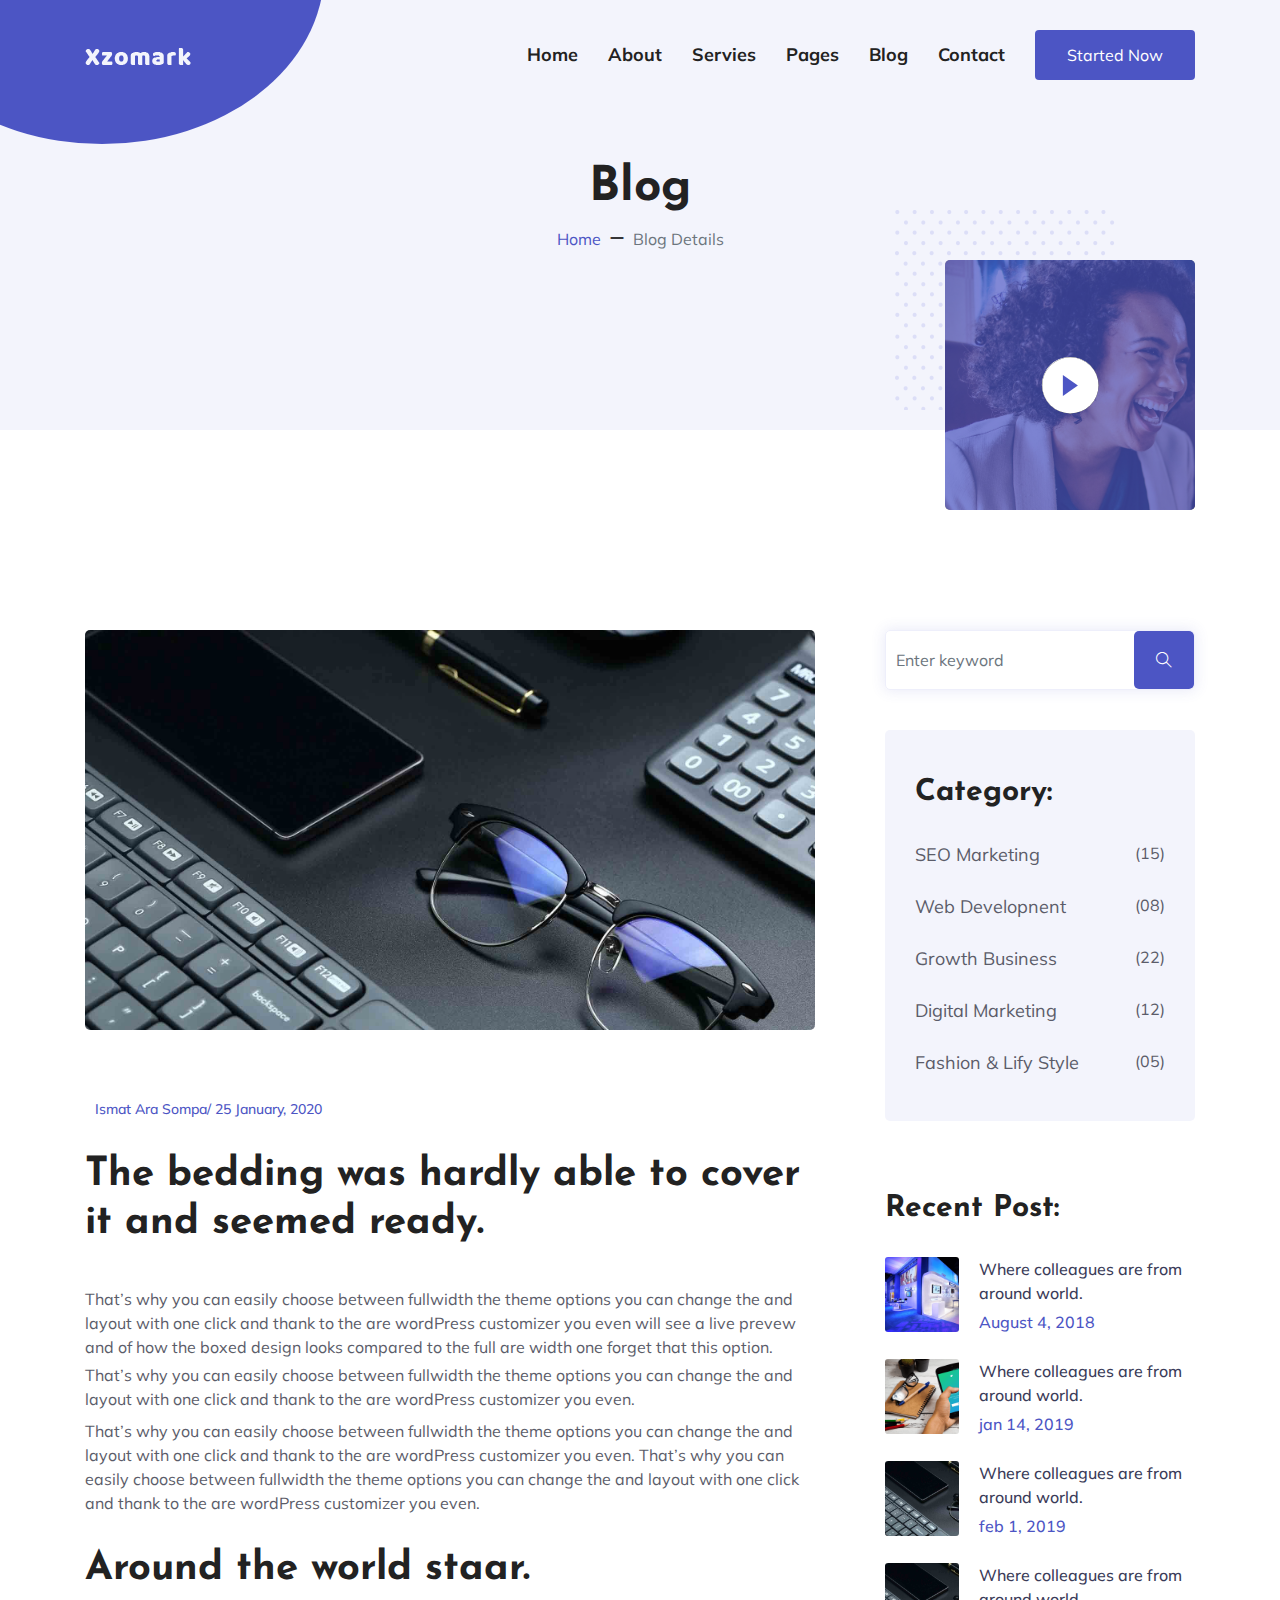
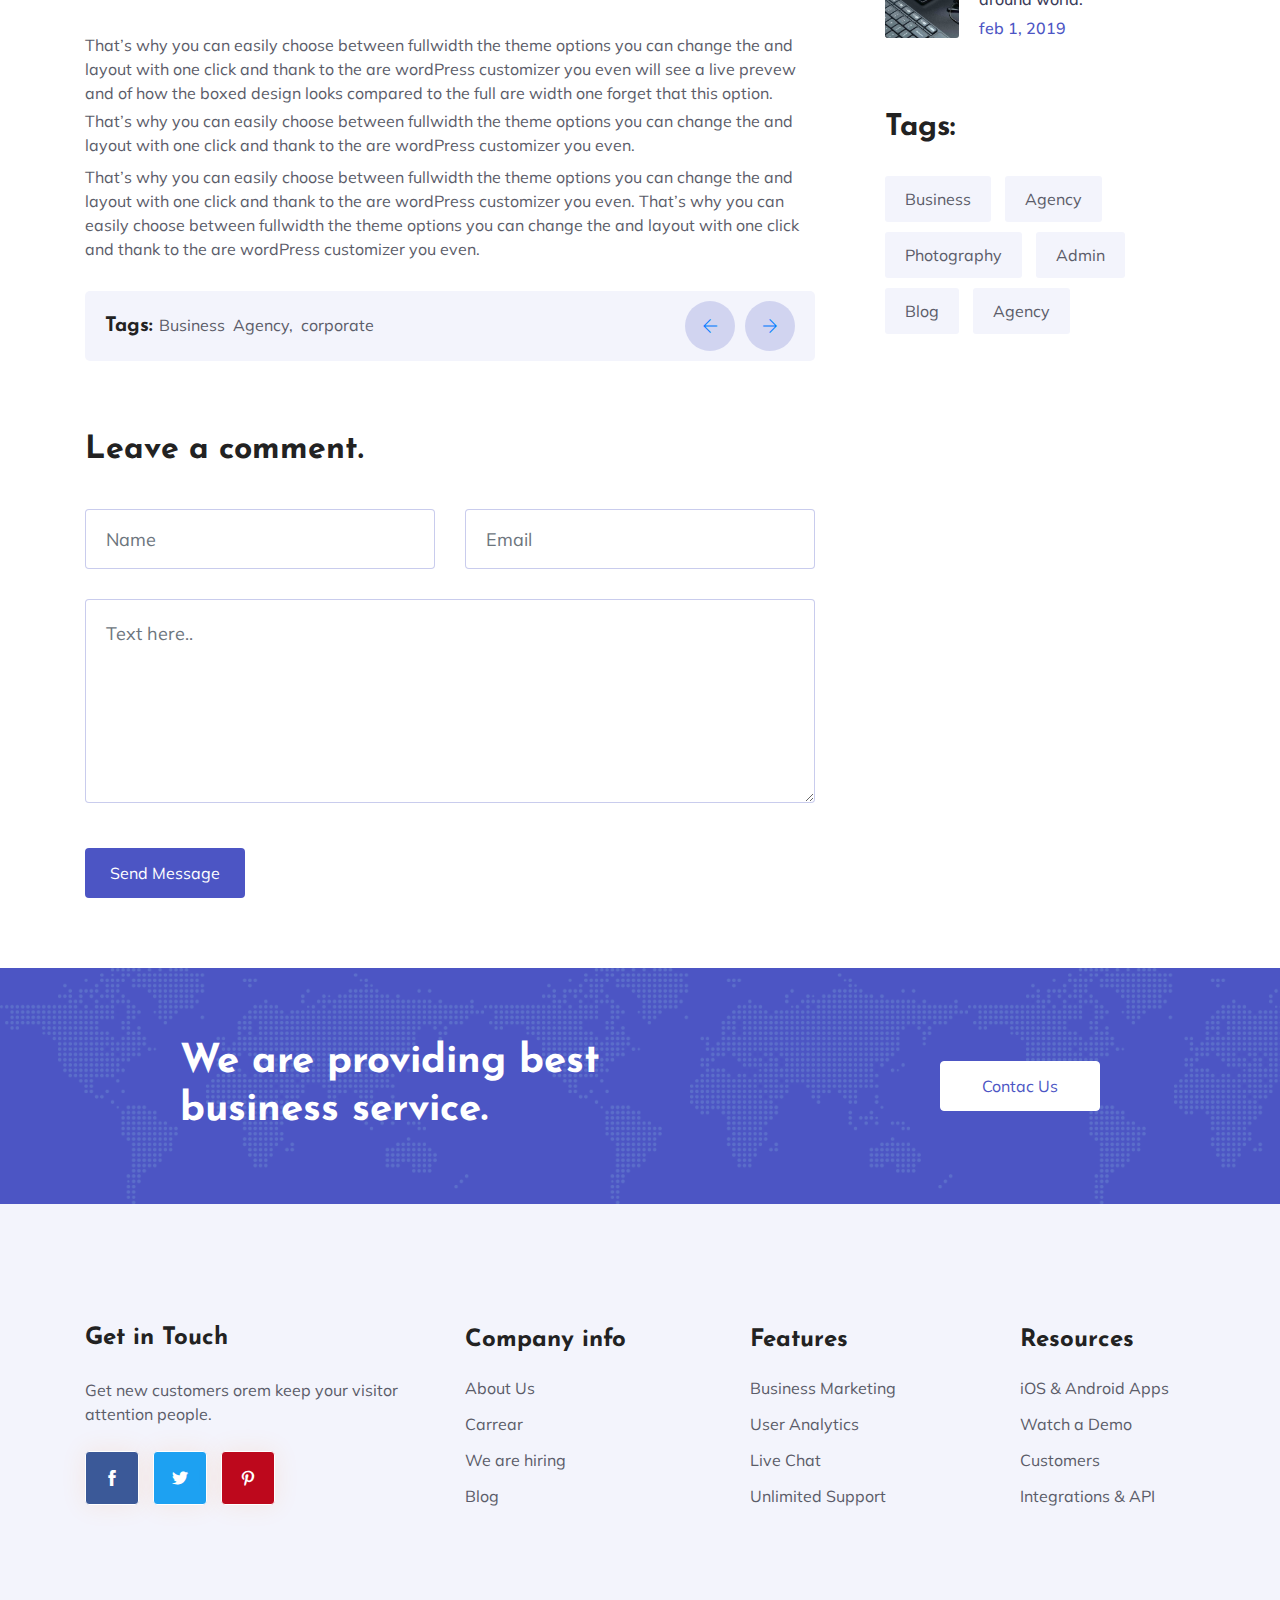
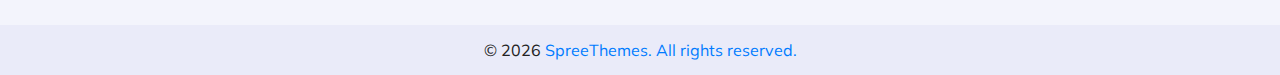
<file: blog_details.html>
<!DOCTYPE html>
<html lang="zxx">

<head>
    <meta charset="utf-8">
    <meta http-equiv="X-UA-Compatible" content="IE=edge">
    <meta name="viewport" content="width=device-width, initial-scale=1">
    <title>Xzomark Business</title>
    <!-- Favicon -->
    <link href="assets/img/favicon.ico" rel="shortcut icon">
    <!-- Bootstrap CSS -->
    <link rel="stylesheet" type="text/css" href="assets/css/bootstrap.min.css">
    <!-- themify icon -->
    <link rel="stylesheet" type="text/css" href="assets/css/themify-icons.css">
    <!-- video popup -->
    <link rel="stylesheet" type="text/css" href="assets/css/colorbox.css">
    <!-- swiper slider -->
    <link rel="stylesheet" type="text/css" href="assets/css/swiper.min.css">
    <!-- Animate Css -->
    <link rel="stylesheet" type="text/css" href="assets/css/animate.css">
    <!-- CSS -->
    <link href="assets/css/style.css" rel="stylesheet">
</head>

<body>
    <!-- Pre-loader -->
    <div class="preloader">
        <div class="loader">
        </div>
    </div>

    <!-- Start Header Section -->
    <header class="header_wrap header_wrap_2">
        <div class="container">
            <div class="row">
                <div class="col-md-12">
                    <nav class="mega_nav navbar navbar-expand-md p-0 justify-content-between">
                        <div class="nav_left">
                            <a class="navbar-brand" href="index.html"><img src="assets/img/logo_2.png"
                                    alt="Xzomark"></a>
                            <button class="navbar-toggler collapsed" type="button" data-toggle="collapse"
                                data-target="#mega_menu">
                                <span class="sr-only">Toggle navigation</span>
                                <span class="icon-bar"></span>
                                <span class="icon-bar"></span>
                                <span class="icon-bar"></span>
                            </button>
                        </div>
                        <div class="p-lg-0 nav_wrapper ml-auto">
                            <ul class="navbar-nav m-auto collapse navbar-collapse" id="mega_menu">
                                <li class="nav-item">
                                    <a class="nav-link" href="index.html">Home</a>
                                </li>
                                <li class="nav-item">
                                    <a class="nav-link" href="about.html"> About</a>
                                </li>
                                <li class="nav-item">
                                    <a class="nav-link" href="service.html" target="_blank">Servies</a>
                                </li>
                                <li class="nav-item dropdown_item">
                                    <a class="nav-link collapsed " href="#mega_pages" data-toggle="collapse">Pages</a>
                                    <div id="mega_pages" class="dropdown_content ">
                                        <ul>
                                            <li> <a href="index.html">Home 1</a></li>
                                            <li><a href="about.html">About Us</a></li>
                                            <li><a href="service.html">Service</a></li>
                                            <li><a href="service_details.html">Servie Details</a></li>
                                            <li><a href="portfolio.html">Portfolio</a></li>
                                            <li><a href="portfolio_details.html">Portfolio Details</a></li>
                                            <li><a href="blog.html">Blog</a></li>
                                            <li><a href="blog_details.html">Blog Details</a></li>
                                            <li><a href="contact.html">Contact Us</a></li>
                                            <li><a href="team.html">Team Members</a></li>
                                        </ul>
                                    </div>
                                </li>
                                <li class="nav-item dropdown_item">
                                    <a class="nav-link collapsed " href="#mega_blog" data-toggle="collapse">Blog</a>
                                    <div id="mega_blog" class="dropdown_content ">
                                        <ul class="">
                                            <li><a href="blog.html">Blog</a></li>
                                            <li><a href="blog_details.html">Blog Details</a></li>
                                        </ul>
                                    </div>
                                </li>
                                <li class="nav-item">
                                    <a class="nav-link" href="contact.html">Contact</a>
                                </li>
                            </ul>
                        </div>
                        <div class="nav_right d-lg-block d-none">
                            <a href="#" class="btn">Started now</a>
                        </div>
                    </nav>
                </div>
            </div>
        </div>
    </header>
    <!-- End Header Section -->

    <!-- Start Hero Section -->
    <section class="hero_area_2">
        <div class="container">
            <div class="row align-items-center">
                <div class="col-md-12">
                    <div
                        class="page_title justify-content-center align-items-center align-items-md-start align-items-lg-center d-flex flex-column">
                        <h1>Blog</h1>
                        <nav aria-label="breadcrumb">
                            <ol class="breadcrumb">
                                <li class="breadcrumb-item"><a href="index.html" target="_blank">Home</a></li>
                                <li class="breadcrumb-item active" aria-current="page">Blog Details</li>
                            </ol>
                        </nav>
                    </div>
                </div>
            </div>
            <div class="video_wrapper">
                <div class="video_img">
                    <img class="hero_img hero_img1" src="assets/img/hero_area/1.png" alt="heroImage">
                    <a class="btn_pluse youtube" href="https://www.youtube.com/embed/QE5KOfjKLy0"><span></span></a>
                </div>
            </div>
        </div>
    </section>
    <!-- End Hero Section -->

    <!-- Start Blog Section -->
    <section class="two_column_with_side_bar section_padding">
        <div class=" container">
            <div class="row">
                <div class="col-md-8">
                    <div class="blog_details_area">
                        <div class="row align-items-center justify-content-center">
                            <div class="col-md-12 ">
                                <div class="blog_img">
                                    <img src="assets/img/blog/31.png" alt="blog img">
                                </div>
                                <div class="blog_meta_list ">
                                    <a href="#" class="b_author">Ismat Ara Sompa/ 25 January, 2020</a>
                                </div>
                                <div class="blog_content_2">
                                    <h2 class="heading">
                                        The bedding was hardly able to cover it and seemed ready.
                                    </h2>
                                    <p class="mb-1">
                                        That’s why you can easily choose between fullwidth the theme
                                        options you can change the and layout with one click and thank
                                        to the are wordPress customizer you even will see a live prevew
                                        and of how the boxed design looks compared to the full are width
                                        one forget that this option.
                                    </p>
                                    <p class="mb-2">
                                        That’s why you can easily choose between fullwidth the theme
                                        options you can change the and layout with one click and thank
                                        to the are wordPress customizer you even.
                                    </p>
                                    <p class="m-0">
                                        That’s why you can easily choose between fullwidth the theme
                                        options you can change the and layout with one click and thank
                                        to the are wordPress customizer you even. That’s why you can easily choose
                                        between fullwidth
                                        the theme
                                        options you can change the and layout with one click and thank
                                        to the are wordPress customizer you even.
                                    </p>
                                </div>
                                <div class="blog_content_2">
                                    <h2 class="heading">
                                        Around the world staar.
                                    </h2>
                                    <p class="mb-1">
                                        That’s why you can easily choose between fullwidth the theme
                                        options you can change the and layout with one click and thank
                                        to the are wordPress customizer you even will see a live prevew
                                        and of how the boxed design looks compared to the full are width
                                        one forget that this option.
                                    </p>
                                    <p class="mb-2">
                                        That’s why you can easily choose between fullwidth the theme
                                        options you can change the and layout with one click and thank
                                        to the are wordPress customizer you even.
                                    </p>
                                    <p class="m-0">
                                        That’s why you can easily choose between fullwidth the theme
                                        options you can change the and layout with one click and thank
                                        to the are wordPress customizer you even. That’s why you can easily choose
                                        between fullwidth
                                        the theme
                                        options you can change the and layout with one click and thank
                                        to the are wordPress customizer you even.
                                    </p>
                                </div>
                            </div>
                            <div class="col-md-12">
                                <div class="tag_pagination d-flex justify-content-between align-items-center">
                                    <div class="tags">
                                        <h5>Tags:</h5>
                                        <a href="#">Business</a>
                                        <a href="#">Agency,</a>
                                        <a href="#">corporate</a>
                                    </div>
                                    <nav>
                                        <ul class="navigation d-flex justify-content-center align-items-center">
                                            <li class="page_item">
                                                <a href="#">
                                                    <i class="ti-arrow-left"></i>
                                                </a>
                                            </li>
                                            <li>
                                                <a href="#">
                                                    <i class="ti-arrow-right"></i>
                                                </a>
                                            </li>
                                        </ul>
                                    </nav>
                                </div>

                            </div>
                            <div class="col-md-12">
                                <div class="comment_form">
                                    <h2 class="b_heading">Leave a comment.</h2>
                                    <form>
                                        <div class="row">
                                            <div class="form-group col-md-6">
                                                <input type="text" class="form-control" id="inputfirstname"
                                                    placeholder="Name" required="">
                                            </div>
                                            <div class="form-group col-md-6">
                                                <input type="email" class="form-control" id="inputEmail4"
                                                    placeholder="Email" required="">
                                            </div>
                                            <div class="form-group col-md-12">
                                                <textarea rows="6" class="form-control" id="inputmessage"
                                                    placeholder="Text here.." required=""></textarea>
                                                <button type="submit" class="boxed_btn btn">Send Message</button>
                                            </div>
                                        </div>
                                    </form>
                                </div>
                            </div>
                        </div>
                    </div>
                </div>
                <div class="col-md-4">
                    <div class="side_bar">
                        <div class="search_box">
                            <div class="input-group">
                                <input type="email" class="form-control" placeholder="Enter keyword">
                                <span class="input-group-btn">
                                    <button class="boxed_btn" type="submit"><i class="ti-search"></i></button>
                                </span>
                            </div>
                        </div>
                        <div class="categories">
                            <h3>Category:</h3>
                            <p class="d-flex justify-content-between"><a href="#">SEO Marketing</a>
                                <span>(15)</span></p>
                            <p class="d-flex justify-content-between"><a href="#">Web Developnent</a>
                                <span>(08)</span></p>
                            <p class="d-flex justify-content-between"><a href="#">Growth Business</a>
                                <span>(22)</span></p>
                            <p class="d-flex justify-content-between"><a href="#">Digital
                                    Marketing</a><span>(12)</span></p>
                            <p class="d-flex justify-content-between"><a href="#">Fashion & Lify Style</a>
                                <span>(05)</span></p>
                        </div>
                        <div class="post_list">
                            <h3>Recent Post:</h3>
                            <div class="post d-flex">
                                <div class="post_img">
                                    <img src="assets/img/blog/21.png" alt="post">
                                </div>
                                <p><a href="#">Where colleagues are from around world.</a><span>August 4,
                                        2018</span></p>
                            </div>
                            <div class="post d-flex">
                                <div class="post_img">
                                    <img src="assets/img/blog/22.png" alt="post">
                                </div>
                                <p><a href="#">Where colleagues are from around world.</a><span>jan 14,
                                        2019</span></p>
                            </div>
                            <div class="post d-flex">
                                <div class="post_img">
                                    <img src="assets/img/blog/31.png" alt="post">
                                </div>
                                <p><a href="#">Where colleagues are from around world.</a><span>feb 1,
                                        2019</span></p>
                            </div>
                            <div class="post d-flex">
                                <div class="post_img">
                                    <img src="assets/img/blog/31.png" alt="post">
                                </div>
                                <p><a href="#">Where colleagues are from around world.</a><span>feb 1,
                                        2019</span></p>
                            </div>
                        </div>
                        <div class="tags">
                            <h3>Tags:</h3>
                            <a href="#">Business</a>
                            <a href="#">Agency</a>
                            <a href="#">Photography</a>
                            <a href="#">Admin</a>
                            <a href="#">Blog</a>
                            <a href="#">Agency</a>
                        </div>
                    </div>
                </div>
            </div>
        </div>
    </section>
    <!-- End Blog Section -->

    <!-- Start Call To Action Section -->
    <section class="call_to_action_area">
        <div class="ct_wrapper">
            <div class="container">
                <div class="row">
                    <div class="col-lg-5 col-md-8  offset-lg-1 d-flex align-items-center">
                        <div class="ct_action">
                            <h2 class="heading m-md-0">We are providing best business service.</h2>
                        </div>
                    </div>
                    <div class="col-lg-5 col-md-4 d-flex align-items-center justify-content-md-end">
                        <a href="#" class="btn_2 btn">Contac us</a>
                    </div>
                </div>
            </div>
        </div>
    </section>
    <!-- End Call To Action Section -->

    <!-- Start Footer Section -->
    <footer class="simple_clean">
        <div class="container">
            <div class="footer_top">
                <div class="row d-flex justify-content-center justify-content-md-start align-items-center">
                    <div class="col-md-3 col-lg-4 pr-md-0">
                        <div class="f_widget_1">
                            <h4 class="sub_heading">Get in Touch</h4>
                            <p class="footer_text">Get new customers orem keep
                                your visitor attention people.</p>
                            <ul class="social_link">
                                <li><a href="#"><i class="ti-facebook"></i></a></li>
                                <li><a href="#"><i class="ti-twitter-alt"></i></a></li>
                                <li><a href="#"><i class="ti-pinterest"></i></a></li>
                            </ul>
                        </div>
                    </div>
                    <div class="col-lg-3 col-md-3 col-6">
                        <div class="f_widget_2">
                            <h4 class="sub_heading">Company info</h4>
                            <ul>
                                <li><a href="#">About Us</a></li>
                                <li><a href="#">Carrear</a></li>
                                <li><a href="#">We are hiring</a></li>
                                <li><a href="#">Blog</a></li>
                            </ul>
                        </div>
                    </div>
                    <div class="col-lg-3 col-md-3 col-6">
                        <div class="f_widget_3">
                            <h4 class="sub_heading">Features</h4>
                            <ul>
                                <li><a href="#">Business Marketing</a></li>
                                <li><a href="#">User Analytics</a></li>
                                <li><a href="#">Live Chat</a></li>
                                <li><a href="#">Unlimited Support</a></li>
                            </ul>
                        </div>
                    </div>
                    <div class="col-6 col-md-3 col-lg-2 p-lg-0">
                        <div class="f_widget_4">
                            <h4 class="sub_heading">Resources</h4>
                            <ul>
                                <li><a href="#">iOS & Android Apps</a></li>
                                <li><a href="#">Watch a Demo</a></li>
                                <li><a href="#">Customers</a></li>
                                <li><a href="#">Integrations & API</a></li>
                            </ul>
                        </div>
                    </div>
                </div>
            </div>
        </div>
        <div class="footer_bottom d-flex justify-content-center align-items-center">
            <div class="row ">
                <div class="col-md-12">
                    <div class="copy_right_text">
                        <p>&copy; <script>document.write(new Date().getFullYear());</script> <a target="_blank" href="href="https://themeforest.net/user/spreethemes/portfolio">SpreeThemes. All rights reserved.</a></p>
                    </div>
                </div>
            </div>
        </div>
    </footer>
    <!-- End Footer Section -->

    <!-- Start Scroll to top -->
    <div class="scrolltop">
        <i class="ti-angle-up"></i>
    </div>
    <!-- End Scroll to top -->

    <!--jQuery JS-->
    <script src="assets/js/jquery-3.3.1.min.js"></script>
    <script src="assets/js/popper.min.js"></script>
    <!-- Bootstrap -->
    <script src="assets/js/bootstrap.min.js"></script>
    <!-- Colorbox video poput -->
    <script src="assets/js/jquery.colorbox-min.js"></script>
    <!-- Swiper Slider -->
    <script src="assets/js/swiper.min.js"></script>
    <!-- waypoints  -->
    <script src="assets/js/jquery.waypoints.min.js"></script>
    <!-- Counterup  -->
    <script src="assets/js/jquery.counterup.min.js"></script>
    <!-- Custom js -->
    <script src="assets/js/main.js"></script>
</body>

</html>
</file>
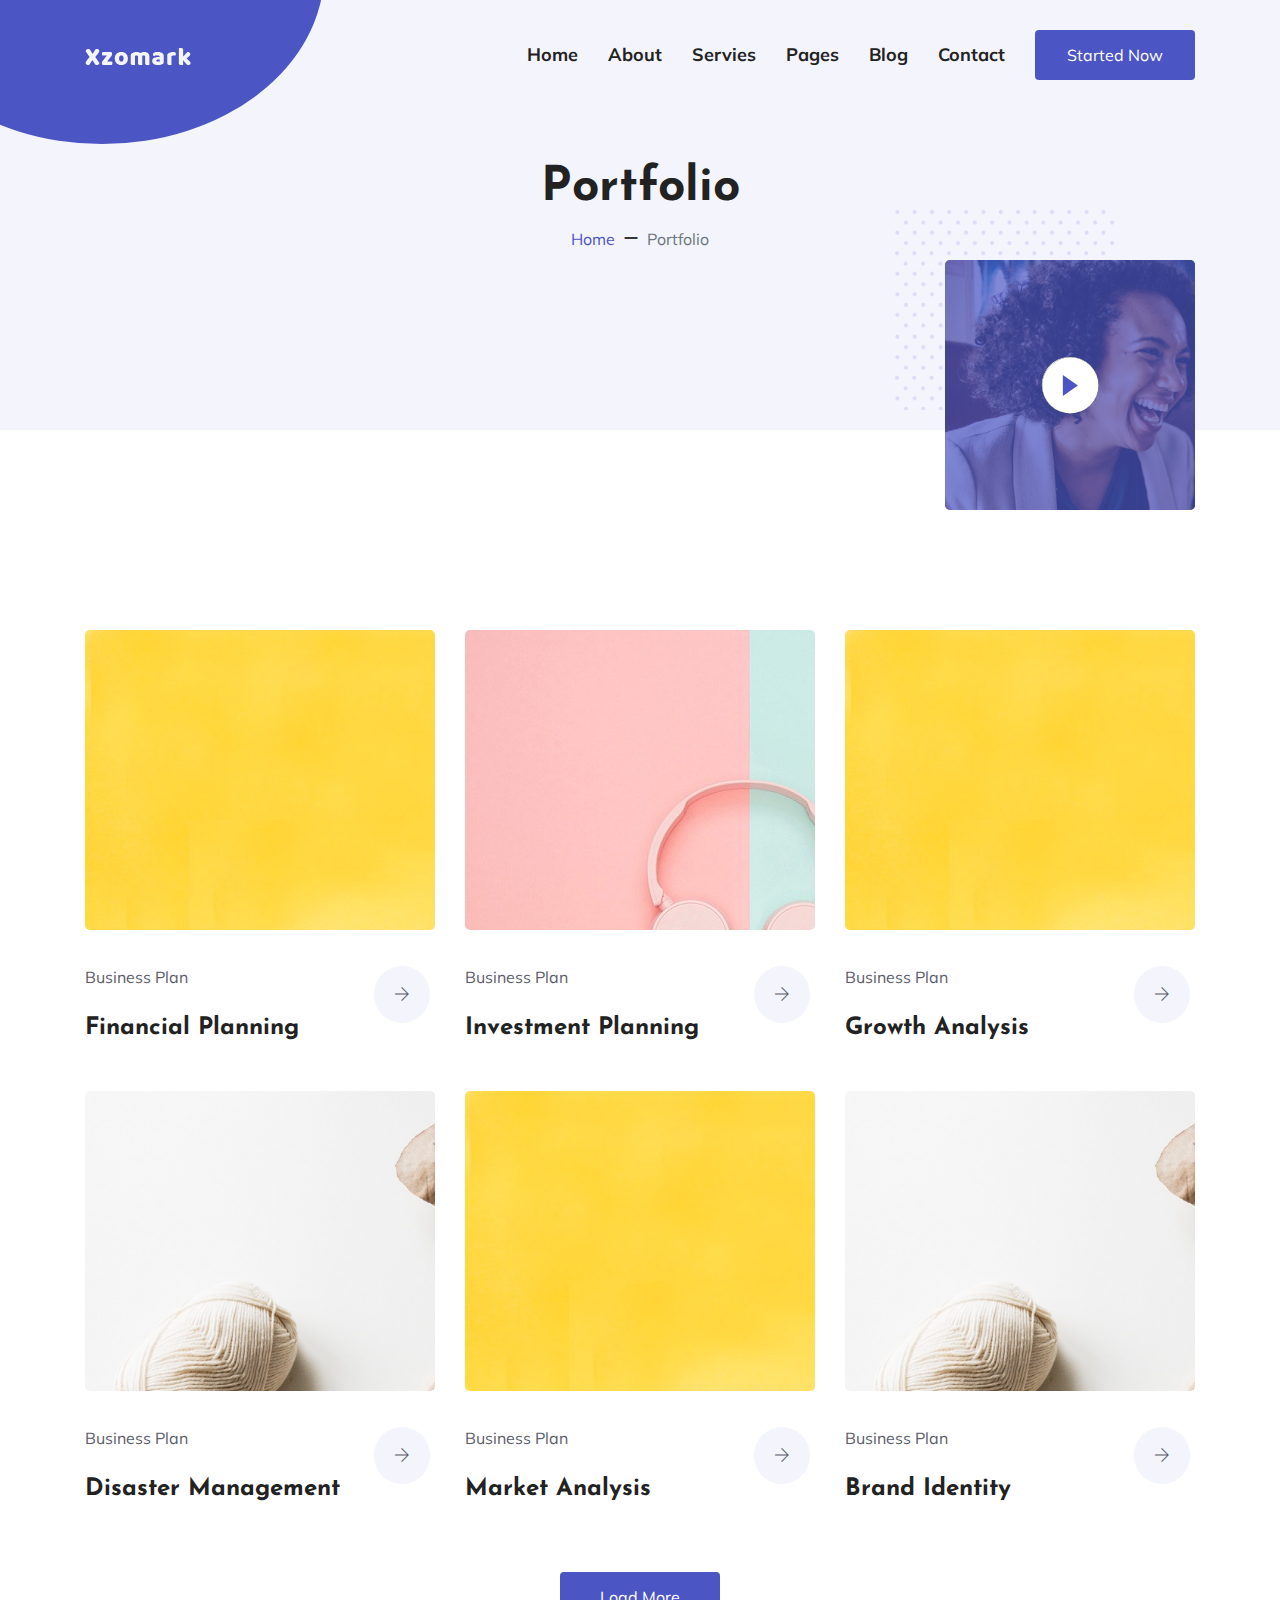
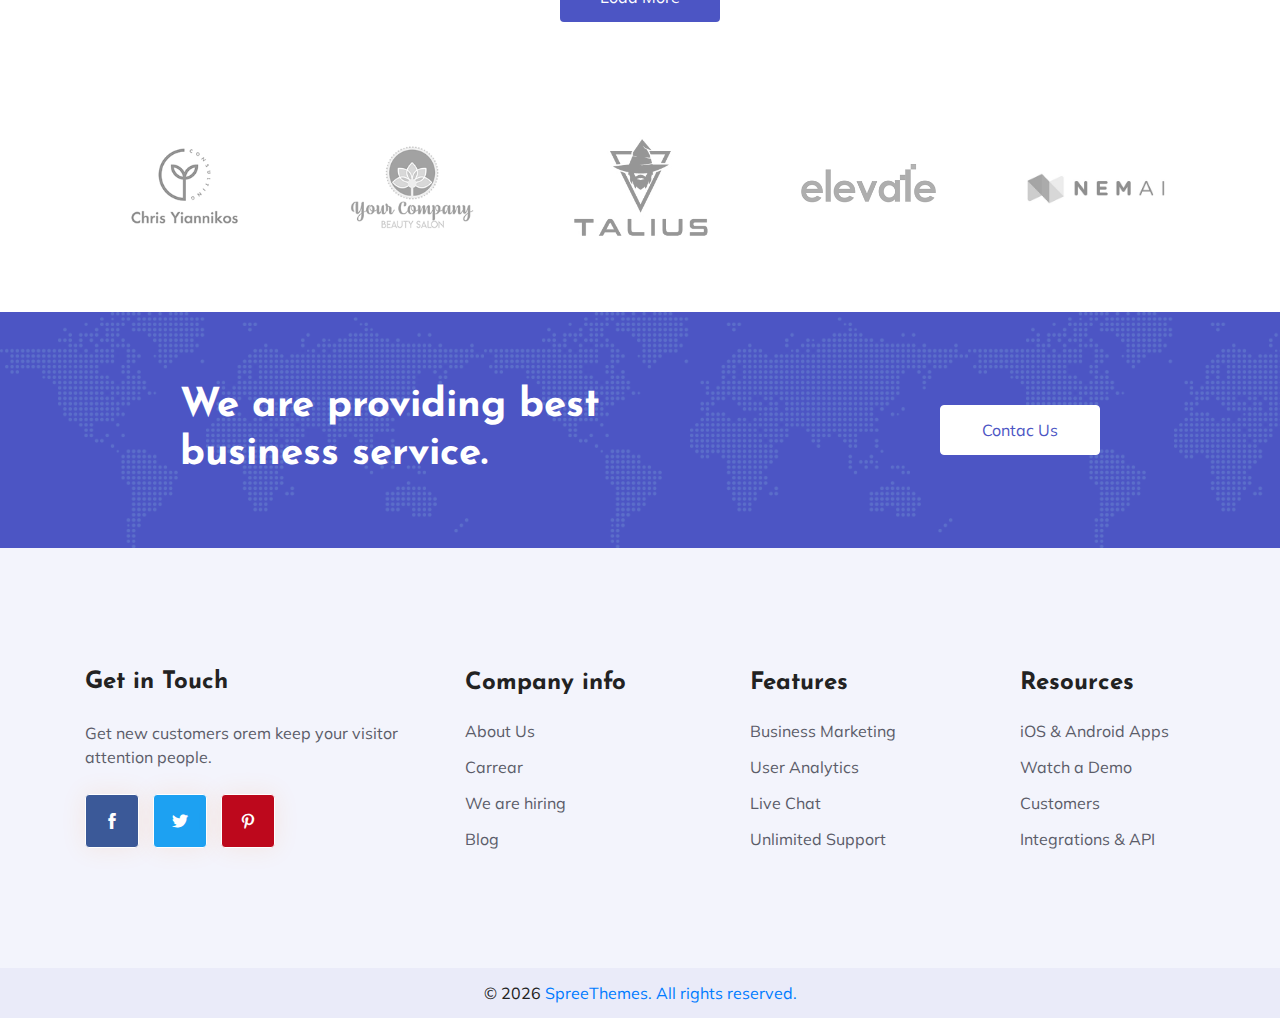
<file: portfolio.html>
<!DOCTYPE html>
<html lang="zxx">

<head>
    <meta charset="utf-8">
    <meta http-equiv="X-UA-Compatible" content="IE=edge">
    <meta name="viewport" content="width=device-width, initial-scale=1">
    <title>Xzomark Business</title>
    <!-- Favicon -->
    <link href="assets/img/favicon.ico" rel="shortcut icon">
    <!-- Bootstrap CSS -->
    <link rel="stylesheet" type="text/css" href="assets/css/bootstrap.min.css">
    <!-- themify icon -->
    <link rel="stylesheet" type="text/css" href="assets/css/themify-icons.css">
    <!-- video popup -->
    <link rel="stylesheet" type="text/css" href="assets/css/colorbox.css">
    <!-- swiper slider -->
    <link rel="stylesheet" type="text/css" href="assets/css/swiper.min.css">
    <!-- Animate Css -->
    <link rel="stylesheet" type="text/css" href="assets/css/animate.css">
    <!-- CSS -->
    <link href="assets/css/style.css" rel="stylesheet">
</head>

<body>
    <!-- Pre-loader -->
    <div class="preloader">
        <div class="loader">
        </div>
    </div>

    <!-- Start Header Section -->
    <header class="header_wrap header_wrap_2">
        <div class="container">
            <div class="row">
                <div class="col-md-12">
                    <nav class="mega_nav navbar navbar-expand-md p-0 justify-content-between">
                        <div class="nav_left">
                            <a class="navbar-brand" href="index.html"><img src="assets/img/logo_2.png"
                                    alt="Xzomark"></a>
                            <button class="navbar-toggler collapsed" type="button" data-toggle="collapse"
                                data-target="#mega_menu">
                                <span class="sr-only">Toggle navigation</span>
                                <span class="icon-bar"></span>
                                <span class="icon-bar"></span>
                                <span class="icon-bar"></span>
                            </button>
                        </div>
                        <div class="p-lg-0 nav_wrapper ml-auto">
                            <ul class="navbar-nav m-auto collapse navbar-collapse" id="mega_menu">
                                <li class="nav-item">
                                    <a class="nav-link" href="index.html">Home</a>
                                </li>
                                <li class="nav-item">
                                    <a class="nav-link" href="about.html"> About</a>
                                </li>
                                <li class="nav-item">
                                    <a class="nav-link" href="service.html" target="_blank">Servies</a>
                                </li>
                                <li class="nav-item dropdown_item">
                                    <a class="nav-link collapsed " href="#mega_pages" data-toggle="collapse">Pages</a>
                                    <div id="mega_pages" class="dropdown_content ">
                                        <ul>
                                            <li> <a href="index.html">Home 1</a></li>
                                            <li><a href="about.html">About Us</a></li>
                                            <li><a href="service.html">Service</a></li>
                                            <li><a href="service_details.html">Servie Details</a></li>
                                            <li><a href="portfolio.html">Portfolio</a></li>
                                            <li><a href="portfolio_details.html">Portfolio Details</a></li>
                                            <li><a href="blog.html">Blog</a></li>
                                            <li><a href="blog_details.html">Blog Details</a></li>
                                            <li><a href="contact.html">Contact Us</a></li>
                                            <li><a href="team.html">Team Members</a></li>
                                        </ul>
                                    </div>
                                </li>
                                <li class="nav-item dropdown_item">
                                    <a class="nav-link collapsed " href="#mega_blog" data-toggle="collapse">Blog</a>
                                    <div id="mega_blog" class="dropdown_content ">
                                        <ul class="">
                                            <li><a href="blog.html">Blog</a></li>
                                            <li><a href="blog_details.html">Blog Details</a></li>
                                        </ul>
                                    </div>
                                </li>
                                <li class="nav-item">
                                    <a class="nav-link" href="contact.html">Contact</a>
                                </li>
                            </ul>
                        </div>
                        <div class="nav_right d-lg-block d-none">
                            <a href="#" class="btn">Started now</a>
                        </div>
                    </nav>
                </div>
            </div>
        </div>
    </header>
    <!-- End Header Section -->

    <!-- Start Hero Section -->
    <section class="hero_area_2">
        <div class="container">
            <div class="row align-items-center">
                <div class="col-md-12">
                    <div
                        class="page_title justify-content-center align-items-center align-items-md-start align-items-lg-center d-flex flex-column">
                        <h1>Portfolio</h1>
                        <nav aria-label="breadcrumb">
                            <ol class="breadcrumb">
                                <li class="breadcrumb-item"><a href="index.html" target="_blank">Home</a></li>
                                <li class="breadcrumb-item active" aria-current="page">Portfolio</li>
                            </ol>
                        </nav>
                    </div>
                </div>
            </div>
            <div class="video_wrapper">
                <div class="video_img">
                    <img class="hero_img hero_img1" src="assets/img/hero_area/1.png" alt="heroImage">
                    <a class="btn_pluse youtube" href="https://www.youtube.com/embed/QE5KOfjKLy0"><span></span></a>
                </div>
            </div>
        </div>
    </section>
    <!-- End Hero Section -->

    <!-- Start Project Section -->
    <section class="project_area section_padding_2">
        <div class="container">
            <div class="row align-items-center justify-content-center">
                <div class="col-md-6 col-lg-4 mb-5">
                    <div class="single_portfolio">
                        <div class="portfolio_img">
                            <img src="assets/img/portfolio/1.png" alt="portfolio">
                        </div>
                        <div class="details">
                            <p>Business Plan</p>
                            <h4>Financial Planning</h4>
                            <a href="portfolio_details.html" class="boxed_btn"><i class="ti-arrow-right"></i></a>
                        </div>
                    </div>
                </div>
                <div class="col-md-6 col-lg-4 mb-5">
                    <div class="single_portfolio">
                        <div class="portfolio_img">
                            <img src="assets/img/portfolio/2.png" alt="portfolio">
                        </div>
                        <div class="details">
                            <p>Business Plan</p>
                            <h4>Investment Planning</h4>
                            <a href="portfolio_details.html" class="boxed_btn"><i class="ti-arrow-right"></i></a>
                        </div>
                    </div>
                </div>
                <div class="col-md-6 col-lg-4 mb-5">
                    <div class="single_portfolio">
                        <div class="portfolio_img">
                            <img src="assets/img/portfolio/3.png" alt="portfolio">
                        </div>
                        <div class="details">
                            <p>Business Plan</p>
                            <h4>Growth Analysis</h4>
                            <a href="portfolio_details.html" class="boxed_btn"><i class="ti-arrow-right"></i></a>
                        </div>
                    </div>
                </div>
                <div class="col-md-6 col-lg-4 mb-5">
                    <div class="single_portfolio">
                        <div class="portfolio_img">
                            <img src="assets/img/portfolio/4.png" alt="portfolio">
                        </div>
                        <div class="details">
                            <p>Business Plan</p>
                            <h4>Disaster Management</h4>
                            <a href="portfolio_details.html" class="boxed_btn"><i class="ti-arrow-right"></i></a>
                        </div>
                    </div>
                </div>
                <div class="col-md-6 col-lg-4 mb-5">
                    <div class="single_portfolio">
                        <div class="portfolio_img">
                            <img src="assets/img/portfolio/5.png" alt="portfolio">
                        </div>
                        <div class="details">
                            <p>Business Plan</p>
                            <h4>Market Analysis</h4>
                            <a href="portfolio_details.html" class="boxed_btn"><i class="ti-arrow-right"></i></a>
                        </div>
                    </div>
                </div>
                <div class="col-md-6 col-lg-4 mb-5">
                    <div class="single_portfolio">
                        <div class="portfolio_img">
                            <img src="assets/img/portfolio/6.png" alt="portfolio">
                        </div>
                        <div class="details">
                            <p>Business Plan</p>
                            <h4>Brand Identity</h4>
                            <a href="portfolio_details.html" class="boxed_btn"><i class="ti-arrow-right"></i></a>
                        </div>
                    </div>
                </div>
                <a href="#" class="btn">Load More</a>
            </div>
        </div>
    </section>
    <!-- End Project Section -->

    <!-- Start client Section -->
    <div class="client_area section_padding">
        <div class="container">
            <div class="row  justify-content-center">
                <div class="col-md-12">
                    <div class="swiper-container">
                        <div class="swiper-wrapper d-flex align-items-center">
                            <div class="swiper-slide">
                                <div class="client_img d-flex justify-content-center align-items-center">
                                    <a href="#"><img src="assets/img/clients/1.png" alt=" client"></a>
                                </div>
                            </div>
                            <div class="swiper-slide">
                                <div class="client_img d-flex justify-content-center align-items-center">
                                    <a href="#"><img src="assets/img/clients/2.png" alt=" client"></a>
                                </div>
                            </div>
                            <div class="swiper-slide">
                                <div class="client_img d-flex justify-content-center align-items-center">
                                    <a href="#"><img src="assets/img/clients/3.png" alt=" client"></a>
                                </div>
                            </div>
                            <div class="swiper-slide">
                                <div class="client_img d-flex justify-content-center align-items-center">
                                    <a href="#"><img src="assets/img/clients/4.png" alt=" client image"></a>
                                </div>
                            </div>
                            <div class="swiper-slide">
                                <div class="client_img d-flex justify-content-center align-items-center">
                                    <a href="#"><img src="assets/img/clients/5.png" alt=" client image"></a>
                                </div>
                            </div>
                            <div class="swiper-slide">
                                <div class="client_img d-flex justify-content-center align-items-center">
                                    <a href="#"><img src="assets/img/clients/6.png" alt=" client image"></a>
                                </div>
                            </div>
                        </div>
                    </div>
                </div>
            </div>
        </div>
    </div>
    <!-- End client Section -->

    <!-- Start Call To Action Section -->
    <section class="call_to_action_area">
        <div class="ct_wrapper">
            <div class="container">
                <div class="row">
                    <div class="col-lg-5 col-md-8  offset-lg-1 d-flex align-items-center">
                        <div class="ct_action">
                            <h2 class="heading m-md-0">We are providing best business service.</h2>
                        </div>
                    </div>
                    <div class="col-lg-5 col-md-4 d-flex align-items-center justify-content-md-end">
                        <a href="#" class="btn_2 btn">Contac us</a>
                    </div>
                </div>
            </div>
        </div>
    </section>
    <!-- End Call To Action Section -->

    <!-- Start Footer Section -->
    <footer class="simple_clean">
        <div class="container">
            <div class="footer_top">
                <div class="row d-flex justify-content-center justify-content-md-start align-items-center">
                    <div class="col-md-3 col-lg-4 pr-md-0">
                        <div class="f_widget_1">
                            <h4 class="sub_heading">Get in Touch</h4>
                            <p class="footer_text">Get new customers orem keep
                                your visitor attention people.</p>
                            <ul class="social_link">
                                <li><a href="#"><i class="ti-facebook"></i></a></li>
                                <li><a href="#"><i class="ti-twitter-alt"></i></a></li>
                                <li><a href="#"><i class="ti-pinterest"></i></a></li>
                            </ul>
                        </div>
                    </div>
                    <div class="col-lg-3 col-md-3 col-6">
                        <div class="f_widget_2">
                            <h4 class="sub_heading">Company info</h4>
                            <ul>
                                <li><a href="#">About Us</a></li>
                                <li><a href="#">Carrear</a></li>
                                <li><a href="#">We are hiring</a></li>
                                <li><a href="#">Blog</a></li>
                            </ul>
                        </div>
                    </div>
                    <div class="col-lg-3 col-md-3 col-6">
                        <div class="f_widget_3">
                            <h4 class="sub_heading">Features</h4>
                            <ul>
                                <li><a href="#">Business Marketing</a></li>
                                <li><a href="#">User Analytics</a></li>
                                <li><a href="#">Live Chat</a></li>
                                <li><a href="#">Unlimited Support</a></li>
                            </ul>
                        </div>
                    </div>
                    <div class="col-6 col-md-3 col-lg-2 p-lg-0">
                        <div class="f_widget_4">
                            <h4 class="sub_heading">Resources</h4>
                            <ul>
                                <li><a href="#">iOS & Android Apps</a></li>
                                <li><a href="#">Watch a Demo</a></li>
                                <li><a href="#">Customers</a></li>
                                <li><a href="#">Integrations & API</a></li>
                            </ul>
                        </div>
                    </div>
                </div>
            </div>
        </div>
        <div class="footer_bottom d-flex justify-content-center align-items-center">
            <div class="row ">
                <div class="col-md-12">
                    <div class="copy_right_text">
                        <p>&copy; <script>document.write(new Date().getFullYear());</script> <a target="_blank" href="href="https://themeforest.net/user/spreethemes/portfolio">SpreeThemes. All rights reserved.</a></p>
                    </div>
                </div>
            </div>
        </div>
    </footer>
    <!-- End Footer Section -->

    <!-- Start Scroll to top -->
    <div class="scrolltop">
        <i class="ti-angle-up"></i>
    </div>
    <!-- End Scroll to top -->

    <!--jQuery JS-->
    <script src="assets/js/jquery-3.3.1.min.js"></script>
    <script src="assets/js/popper.min.js"></script>
    <!-- Bootstrap -->
    <script src="assets/js/bootstrap.min.js"></script>
    <!-- Colorbox video poput -->
    <script src="assets/js/jquery.colorbox-min.js"></script>
    <!-- Swiper Slider -->
    <script src="assets/js/swiper.min.js"></script>
    <!-- waypoints  -->
    <script src="assets/js/jquery.waypoints.min.js"></script>
    <!-- Counterup  -->
    <script src="assets/js/jquery.counterup.min.js"></script>
    <!-- Custom js -->
    <script src="assets/js/main.js"></script>
</body>

</html>
</file>
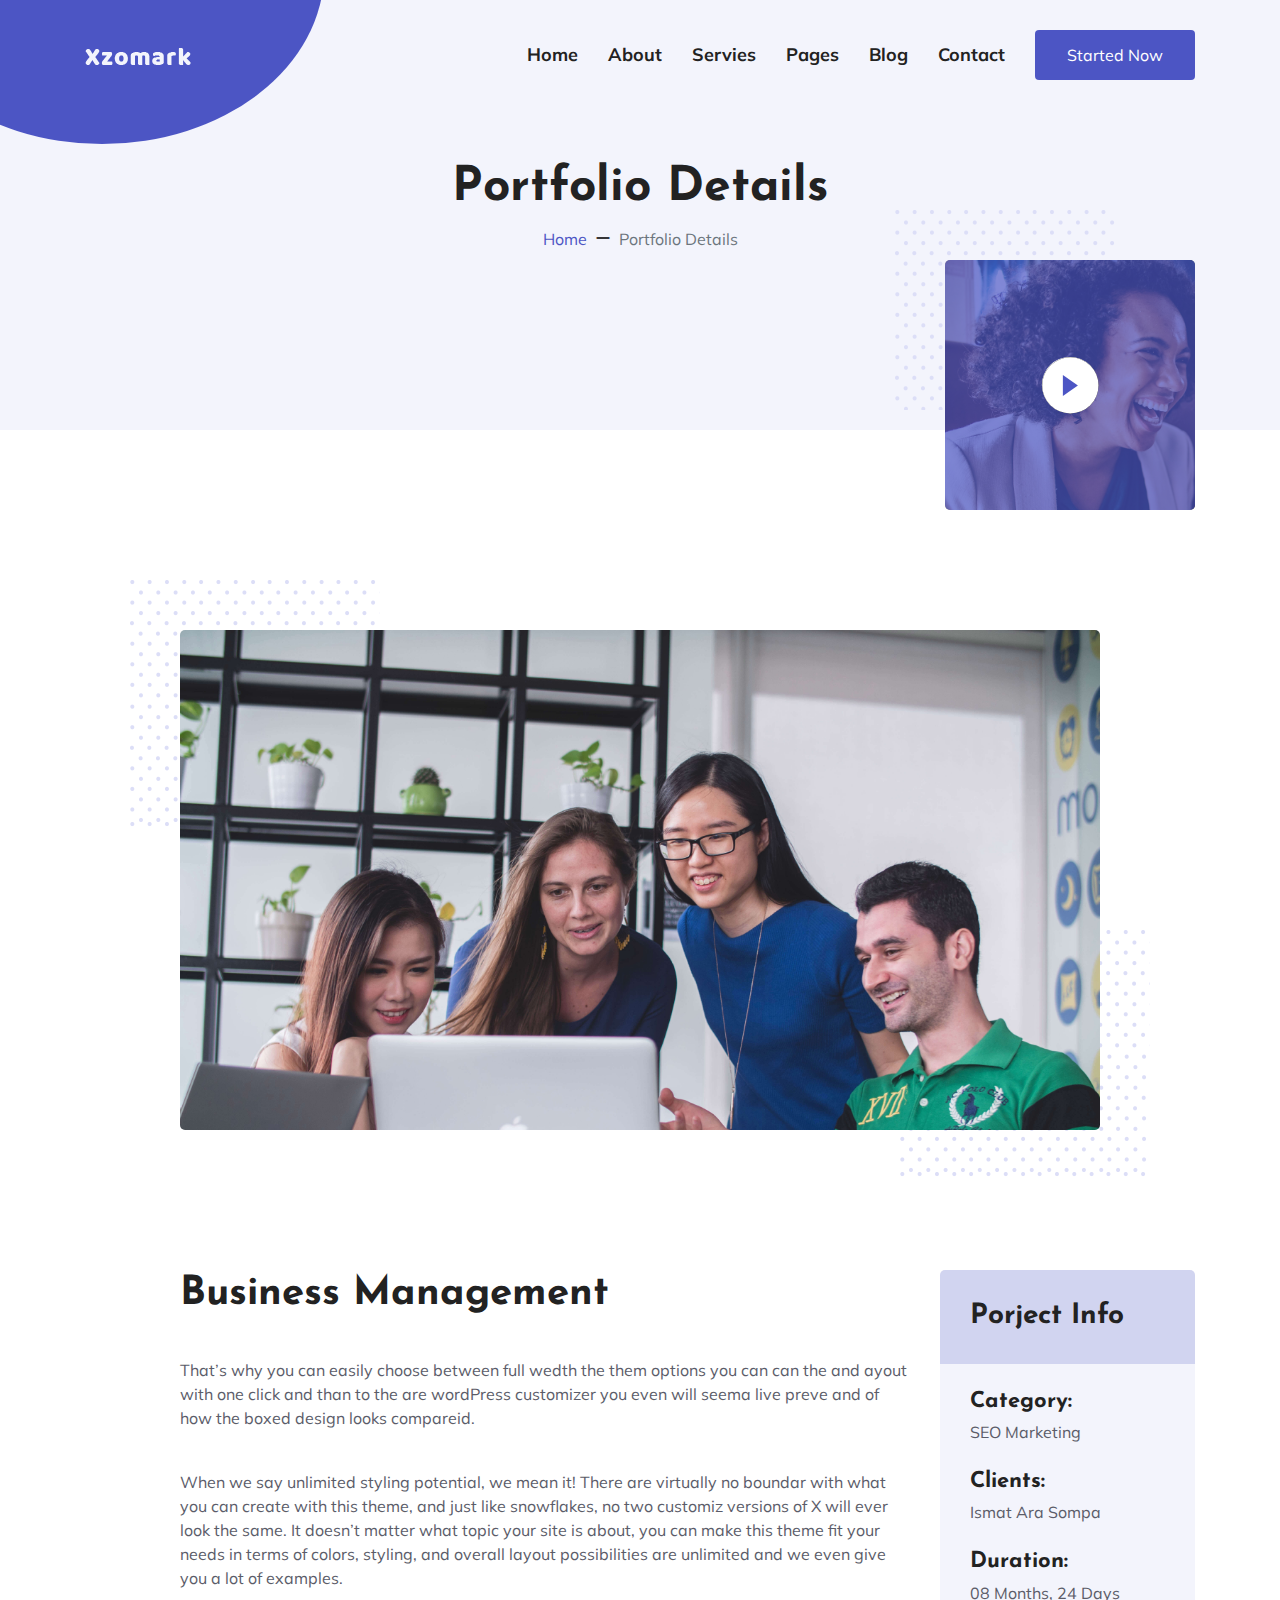
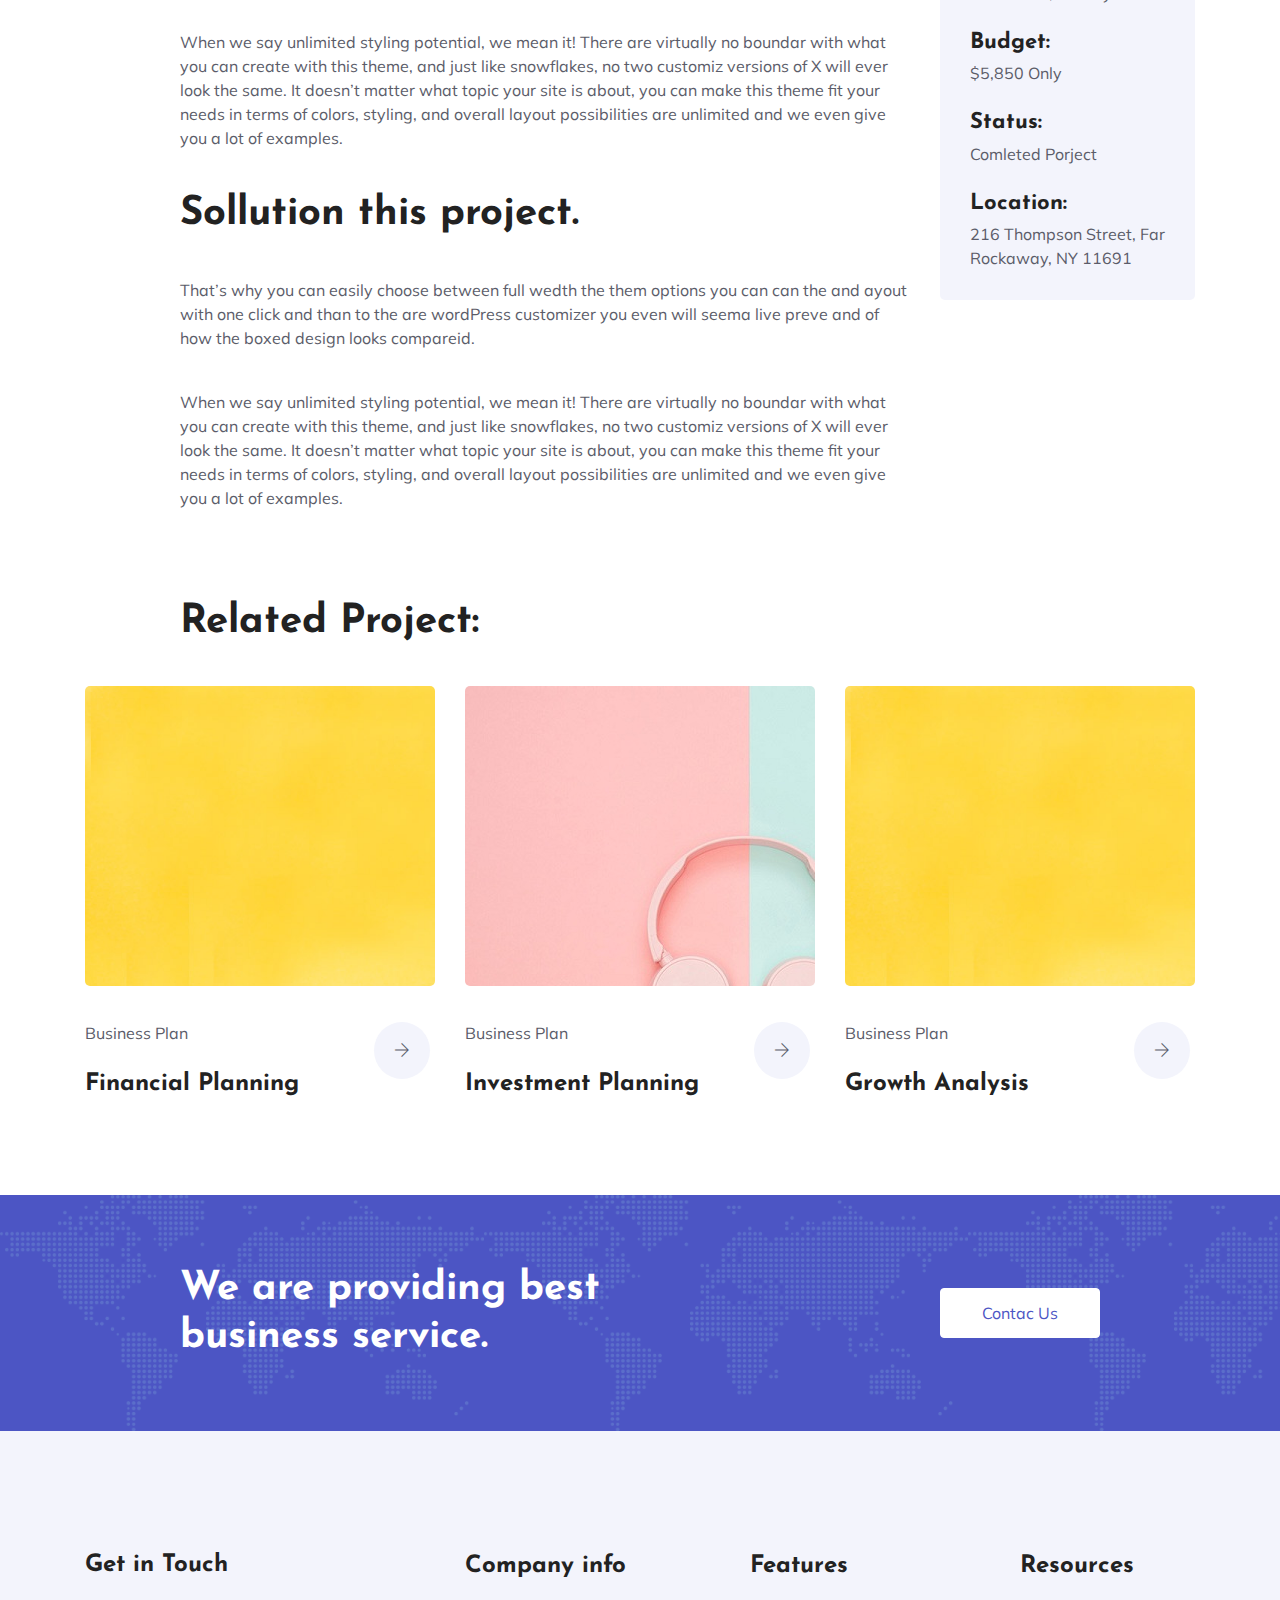
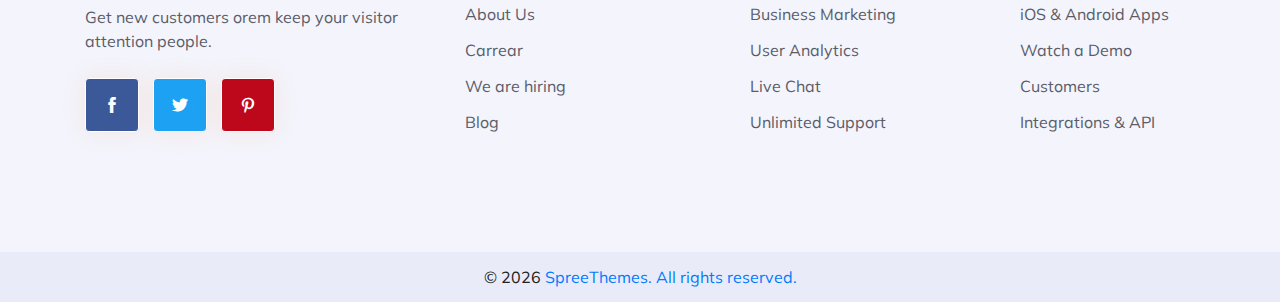
<file: portfolio_details.html>
<!DOCTYPE html>
<html lang="zxx">

<head>
    <meta charset="utf-8">
    <meta http-equiv="X-UA-Compatible" content="IE=edge">
    <meta name="viewport" content="width=device-width, initial-scale=1">
    <title>Xzomark Business</title>
    <!-- Favicon -->
    <link href="assets/img/favicon.ico" rel="shortcut icon">
    <!-- Bootstrap CSS -->
    <link rel="stylesheet" type="text/css" href="assets/css/bootstrap.min.css">
    <!-- themify icon -->
    <link rel="stylesheet" type="text/css" href="assets/css/themify-icons.css">
    <!-- video popup -->
    <link rel="stylesheet" type="text/css" href="assets/css/colorbox.css">
    <!-- swiper slider -->
    <link rel="stylesheet" type="text/css" href="assets/css/swiper.min.css">
    <!-- Animate Css -->
    <link rel="stylesheet" type="text/css" href="assets/css/animate.css">
    <!-- CSS -->
    <link href="assets/css/style.css" rel="stylesheet">
</head>

<body>
    <!-- Pre-loader -->
    <div class="preloader">
        <div class="loader">
        </div>
    </div>

    <!-- Start Header Section -->
    <header class="header_wrap header_wrap_2">
        <div class="container">
            <div class="row">
                <div class="col-md-12">
                    <nav class="mega_nav navbar navbar-expand-md p-0 justify-content-between">
                        <div class="nav_left">
                            <a class="navbar-brand" href="index.html"><img src="assets/img/logo_2.png"
                                    alt="Xzomark"></a>
                            <button class="navbar-toggler collapsed" type="button" data-toggle="collapse"
                                data-target="#mega_menu">
                                <span class="sr-only">Toggle navigation</span>
                                <span class="icon-bar"></span>
                                <span class="icon-bar"></span>
                                <span class="icon-bar"></span>
                            </button>
                        </div>
                        <div class="p-lg-0 nav_wrapper ml-auto">
                            <ul class="navbar-nav m-auto collapse navbar-collapse" id="mega_menu">
                                <li class="nav-item">
                                    <a class="nav-link" href="index.html">Home</a>
                                </li>
                                <li class="nav-item">
                                    <a class="nav-link" href="about.html"> About</a>
                                </li>
                                <li class="nav-item">
                                    <a class="nav-link" href="service.html" target="_blank">Servies</a>
                                </li>
                                <li class="nav-item dropdown_item">
                                    <a class="nav-link collapsed " href="#mega_pages" data-toggle="collapse">Pages</a>
                                    <div id="mega_pages" class="dropdown_content ">
                                        <ul>
                                            <li> <a href="index.html">Home 1</a></li>
                                            <li><a href="about.html">About Us</a></li>
                                            <li><a href="service.html">Service</a></li>
                                            <li><a href="service_details.html">Servie Details</a></li>
                                            <li><a href="portfolio.html">Portfolio</a></li>
                                            <li><a href="portfolio_details.html">Portfolio Details</a></li>
                                            <li><a href="blog.html">Blog</a></li>
                                            <li><a href="blog_details.html">Blog Details</a></li>
                                            <li><a href="contact.html">Contact Us</a></li>
                                            <li><a href="team.html">Team Members</a></li>
                                        </ul>
                                    </div>
                                </li>
                                <li class="nav-item dropdown_item">
                                    <a class="nav-link collapsed " href="#mega_blog" data-toggle="collapse">Blog</a>
                                    <div id="mega_blog" class="dropdown_content ">
                                        <ul class="">
                                            <li><a href="blog.html">Blog</a></li>
                                            <li><a href="blog_details.html">Blog Details</a></li>
                                        </ul>
                                    </div>
                                </li>
                                <li class="nav-item">
                                    <a class="nav-link" href="contact.html">Contact</a>
                                </li>
                            </ul>
                        </div>
                        <div class="nav_right d-lg-block d-none">
                            <a href="#" class="btn">Started now</a>
                        </div>
                    </nav>
                </div>
            </div>
        </div>
    </header>
    <!-- End Header Section -->

    <!-- Start Hero Section -->
    <section class="hero_area_2">
        <div class="container">
            <div class="row align-items-center">
                <div class="col-md-12">
                    <div
                        class="page_title justify-content-center align-items-center align-items-md-start align-items-lg-center d-flex flex-column">
                        <h1>Portfolio Details</h1>
                        <nav aria-label="breadcrumb">
                            <ol class="breadcrumb">
                                <li class="breadcrumb-item"><a href="index.html" target="_blank">Home</a></li>
                                <li class="breadcrumb-item active" aria-current="page">Portfolio Details</li>
                            </ol>
                        </nav>
                    </div>
                </div>
            </div>
            <div class="video_wrapper">
                <div class="video_img">
                    <img class="hero_img hero_img1" src="assets/img/hero_area/1.png" alt="heroImage">
                    <a class="btn_pluse youtube" href="https://www.youtube.com/embed/QE5KOfjKLy0"><span></span></a>
                </div>
            </div>
        </div>
    </section>
    <!-- End Hero Section -->

    <!-- Start Promo Image Section -->
    <div class="promo_img section_padding">
        <div class="container">
            <div class="row">
                <div class="col-md-10 offset-md-1">
                    <div class="img_wrapper_2">
                        <div class="img_inner_wrap">
                            <img src="assets/img/portfolio/portfolio_details1.png" alt="portfolio image">
                        </div>
                    </div>
                </div>
            </div>
        </div>
    </div>
    <!-- End Promo Image Section -->

    <!-- Start Project Details Section -->
    <section class="project_details_area section_padding_2">
        <div class="container">
            <div class="row">
                <div class="offset-lg-1 col-lg-8 col-md-8 ">
                    <div class="project_details">
                        <h2 class="heading">Business Management</h2>
                        <p class="defination">That’s why you can easily choose between full wedth the them options you
                            can
                            can the and ayout with one click and than to the are wordPress customizer you even will
                            seema
                            live preve and of how the boxed design looks compareid.</p>
                        <p class="defination">When we say unlimited styling potential, we mean it! There are virtually
                            no
                            boundar with what you can create with this theme, and just like snowflakes, no two customiz
                            versions of X will ever look the same. It doesn’t matter what topic your site is about, you
                            can
                            make this theme fit your needs in terms of colors, styling, and overall layout possibilities
                            are
                            unlimited and we even give you a lot of examples.</p>
                        <p class="defination">When we say unlimited styling potential, we mean it! There are virtually
                            no
                            boundar with what you can create with this theme, and just like snowflakes, no two customiz
                            versions of X will ever look the same. It doesn’t matter what topic your site is about, you
                            can
                            make this theme fit your needs in terms of colors, styling, and overall layout possibilities
                            are
                            unlimited and we even give you a lot of examples.</p>

                        <h2 class="heading">Sollution this project.</h2>
                        <p class="defination">That’s why you can easily choose between full wedth the them options you
                            can
                            can the and ayout with one click and than to the are wordPress customizer you even will
                            seema
                            live preve and of how the boxed design looks compareid.</p>
                        <p class="defination">When we say unlimited styling potential, we mean it! There are virtually
                            no
                            boundar with what you can create with this theme, and just like snowflakes, no two customiz
                            versions of X will ever look the same. It doesn’t matter what topic your site is about, you
                            can
                            make this theme fit your needs in terms of colors, styling, and overall layout possibilities
                            are
                            unlimited and we even give you a lot of examples.
                        </p>
                    </div>
                </div>
                <div class="col-lg-3 col-md-4 ">
                    <div class="project_info">
                        <h3>Porject Info</h3>
                        <div class="single_info">
                            <h4>Category:</h4>
                            <p>SEO Marketing</p>
                        </div>
                        <div class="single_info">
                            <h4>Clients:</h4>
                            <p>Ismat Ara Sompa</p>
                        </div>
                        <div class="single_info">
                            <h4>Duration:</h4>
                            <p>08 Months, 24 Days</p>
                        </div>
                        <div class="single_info">
                            <h4>Budget:</h4>
                            <p>$5,850 Only</p>
                        </div>
                        <div class="single_info">
                            <h4>Status:</h4>
                            <p>Comleted Porject</p>
                        </div>
                        <div class="single_info">
                            <h4>Location:</h4>
                            <p>216 Thompson Street, Far Rockaway, NY 11691</p>
                        </div>
                    </div>
                </div>
            </div>
        </div>
    </section>
    <!-- End Project Details Section -->

    <!-- Start related project Section -->
    <section class="related_project py-3 py-md-5">
        <div class="container">
            <div class="row align-items-center justify-content-center">
                <div class="col-lg-11 offset-lg-1">
                    <h2 class="heading">Related Project:</h2>
                </div>
                <div class="col-md-6 col-lg-4 mb-5">
                    <div class="single_portfolio">
                        <div class="portfolio_img">
                            <img src="assets/img/portfolio/1.png" alt="portfolio">
                        </div>
                        <div class="details">
                            <p>Business Plan</p>
                            <h4>Financial Planning</h4>
                            <a href="portfolio_details.html" class="boxed_btn"><i class="ti-arrow-right"></i></a>
                        </div>
                    </div>
                </div>
                <div class="col-md-6 col-lg-4 mb-5 ">
                    <div class="single_portfolio">
                        <div class="portfolio_img">
                            <img src="assets/img/portfolio/2.png" alt="portfolio">
                        </div>
                        <div class="details">
                            <p>Business Plan</p>
                            <h4>Investment Planning</h4>
                            <a href="portfolio_details.html" class="boxed_btn"><i class="ti-arrow-right"></i></a>
                        </div>
                    </div>
                </div>
                <div class="col-md-6 col-lg-4 mb-5 ">
                    <div class="single_portfolio">
                        <div class="portfolio_img">
                            <img src="assets/img/portfolio/3.png" alt="portfolio">
                        </div>
                        <div class="details">
                            <p>Business Plan</p>
                            <h4>Growth Analysis</h4>
                            <a href="portfolio_details.html" class="boxed_btn"><i class="ti-arrow-right"></i></a>
                        </div>
                    </div>
                </div>
            </div>
        </div>
    </section>
    <!-- End related project Section -->

    <!-- Start Call To Action Section -->
    <section class="call_to_action_area">
        <div class="ct_wrapper">
            <div class="container">
                <div class="row">
                    <div class="col-lg-5 col-md-8  offset-lg-1 d-flex align-items-center">
                        <div class="ct_action">
                            <h2 class="heading m-md-0">We are providing best business service.</h2>
                        </div>
                    </div>
                    <div class="col-lg-5 col-md-4 d-flex align-items-center justify-content-md-end">
                        <a href="#" class="btn_2 btn">Contac us</a>
                    </div>
                </div>
            </div>
        </div>
    </section>
    <!-- End Call To Action Section -->

    <!-- Start Footer Section -->
    <footer class="simple_clean">
        <div class="container">
            <div class="footer_top">
                <div class="row d-flex justify-content-center justify-content-md-start align-items-center">
                    <div class="col-md-3 col-lg-4 pr-md-0">
                        <div class="f_widget_1">
                            <h4 class="sub_heading">Get in Touch</h4>
                            <p class="footer_text">Get new customers orem keep
                                your visitor attention people.</p>
                            <ul class="social_link">
                                <li><a href="#"><i class="ti-facebook"></i></a></li>
                                <li><a href="#"><i class="ti-twitter-alt"></i></a></li>
                                <li><a href="#"><i class="ti-pinterest"></i></a></li>
                            </ul>
                        </div>
                    </div>
                    <div class="col-lg-3 col-md-3 col-6">
                        <div class="f_widget_2">
                            <h4 class="sub_heading">Company info</h4>
                            <ul>
                                <li><a href="#">About Us</a></li>
                                <li><a href="#">Carrear</a></li>
                                <li><a href="#">We are hiring</a></li>
                                <li><a href="#">Blog</a></li>
                            </ul>
                        </div>
                    </div>
                    <div class="col-lg-3 col-md-3 col-6">
                        <div class="f_widget_3">
                            <h4 class="sub_heading">Features</h4>
                            <ul>
                                <li><a href="#">Business Marketing</a></li>
                                <li><a href="#">User Analytics</a></li>
                                <li><a href="#">Live Chat</a></li>
                                <li><a href="#">Unlimited Support</a></li>
                            </ul>
                        </div>
                    </div>
                    <div class="col-6 col-md-3 col-lg-2 p-lg-0">
                        <div class="f_widget_4">
                            <h4 class="sub_heading">Resources</h4>
                            <ul>
                                <li><a href="#">iOS & Android Apps</a></li>
                                <li><a href="#">Watch a Demo</a></li>
                                <li><a href="#">Customers</a></li>
                                <li><a href="#">Integrations & API</a></li>
                            </ul>
                        </div>
                    </div>
                </div>
            </div>
        </div>
        <div class="footer_bottom d-flex justify-content-center align-items-center">
            <div class="row ">
                <div class="col-md-12">
                    <div class="copy_right_text">
                        <p>&copy; <script>document.write(new Date().getFullYear());</script> <a target="_blank" href="href="https://themeforest.net/user/spreethemes/portfolio">SpreeThemes. All rights reserved.</a></p>
                    </div>
                </div>
            </div>
        </div>
    </footer>
    <!-- End Footer Section -->

    <!-- Start Scroll to top -->
    <div class="scrolltop">
        <i class="ti-angle-up"></i>
    </div>
    <!-- End Scroll to top -->

    <!--jQuery JS-->
    <script src="assets/js/jquery-3.3.1.min.js"></script>
    <script src="assets/js/popper.min.js"></script>
    <!-- Bootstrap -->
    <script src="assets/js/bootstrap.min.js"></script>
    <!-- Colorbox video poput -->
    <script src="assets/js/jquery.colorbox-min.js"></script>
    <!-- Swiper Slider -->
    <script src="assets/js/swiper.min.js"></script>
    <!-- waypoints  -->
    <script src="assets/js/jquery.waypoints.min.js"></script>
    <!-- Counterup  -->
    <script src="assets/js/jquery.counterup.min.js"></script>
    <!-- Custom js -->
    <script src="assets/js/main.js"></script>
</body>

</html>
</file>
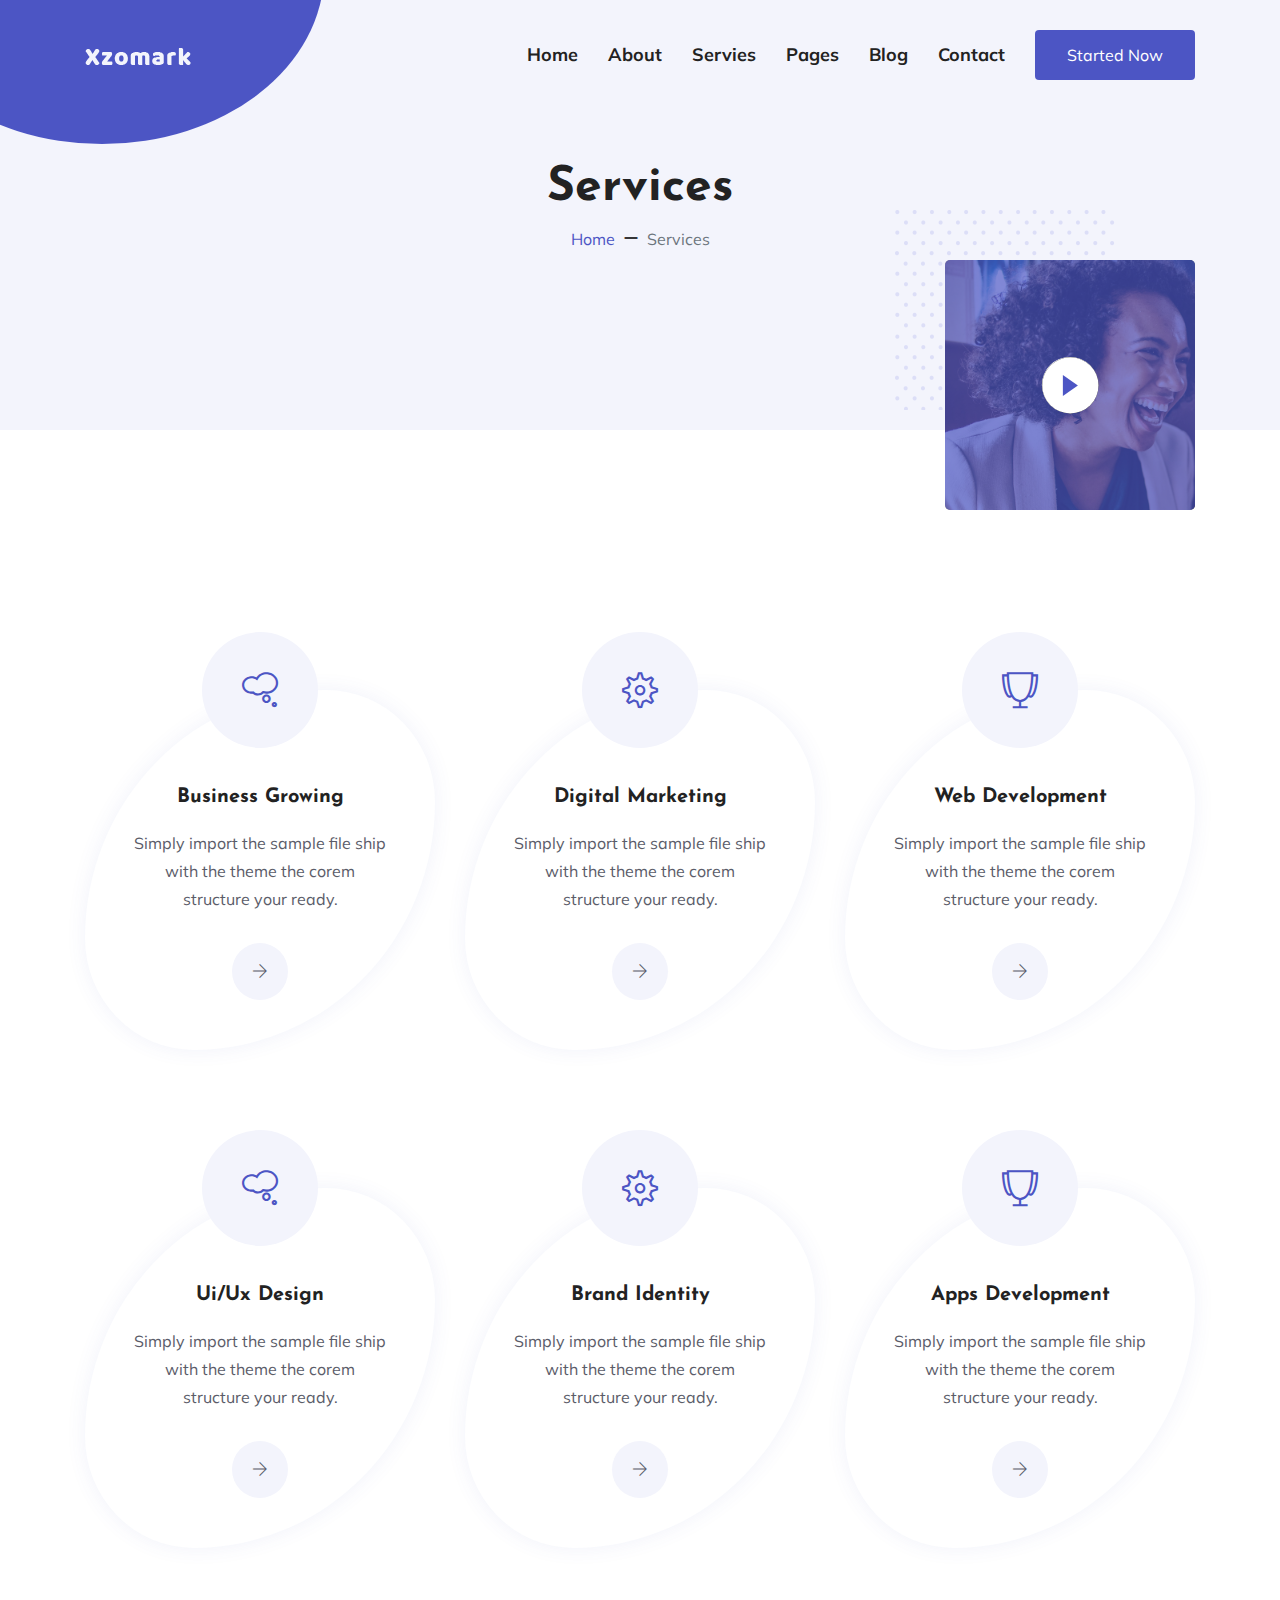
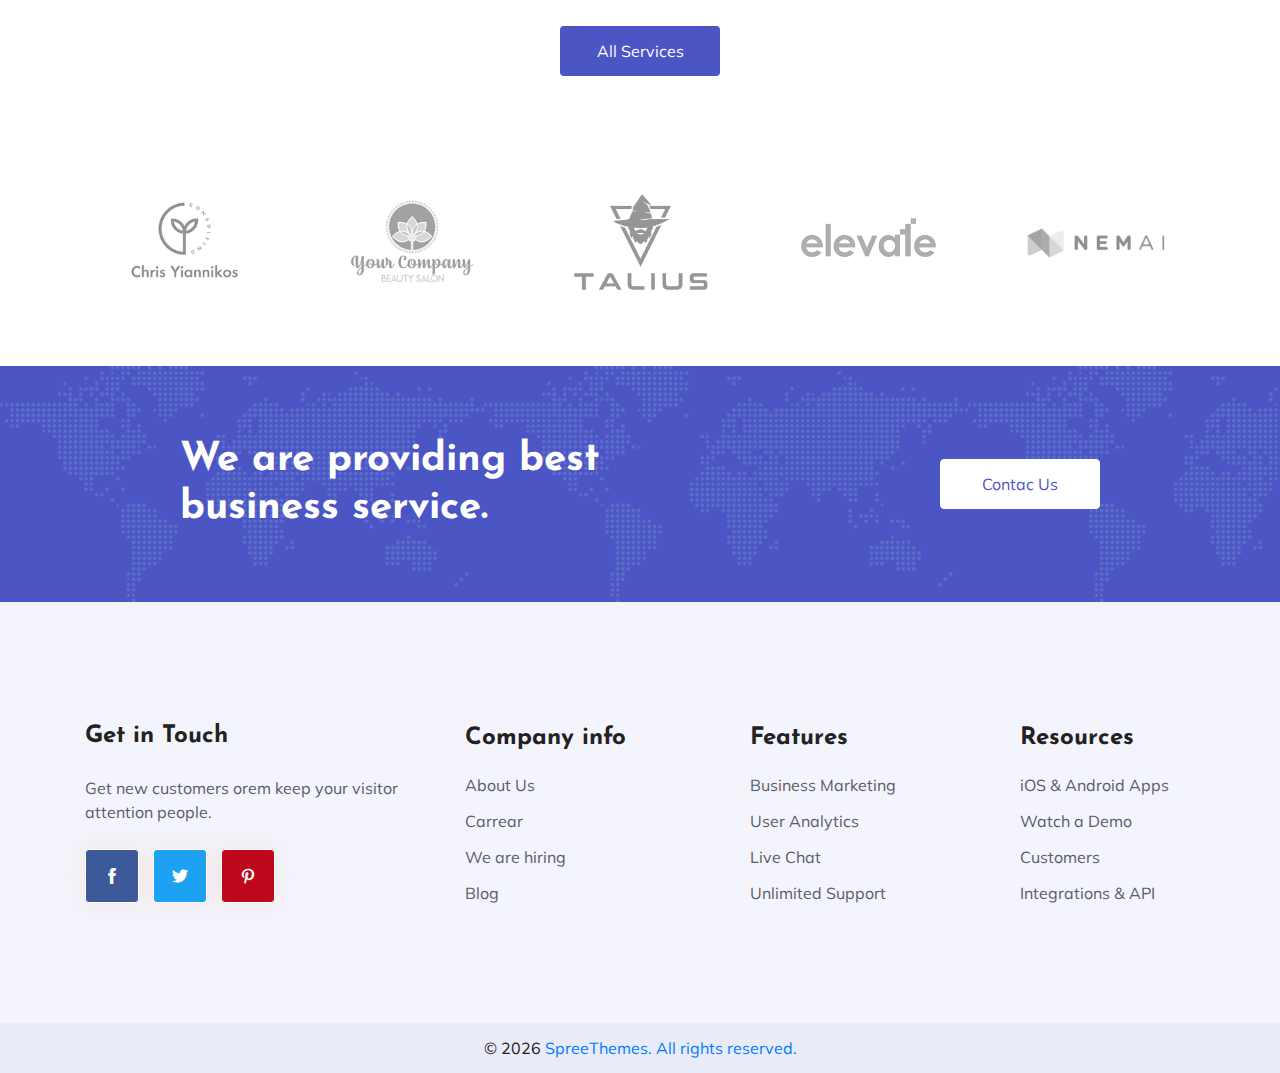
<file: service.html>
<!DOCTYPE html>
<html lang="zxx">

<head>
    <meta charset="utf-8">
    <meta http-equiv="X-UA-Compatible" content="IE=edge">
    <meta name="viewport" content="width=device-width, initial-scale=1">
    <title>Xzomark Business</title>
    <!-- Favicon -->
    <link href="assets/img/favicon.ico" rel="shortcut icon">
    <!-- Bootstrap CSS -->
    <link rel="stylesheet" type="text/css" href="assets/css/bootstrap.min.css">
    <!-- themify icon -->
    <link rel="stylesheet" type="text/css" href="assets/css/themify-icons.css">
    <!-- video popup -->
    <link rel="stylesheet" type="text/css" href="assets/css/colorbox.css">
    <!-- swiper slider -->
    <link rel="stylesheet" type="text/css" href="assets/css/swiper.min.css">
    <!-- Animate Css -->
    <link rel="stylesheet" type="text/css" href="assets/css/animate.css">
    <!-- CSS -->
    <link href="assets/css/style.css" rel="stylesheet">
</head>

<body>
    <!-- Pre-loader -->
    <div class="preloader">
        <div class="loader">
        </div>
    </div>

    <!-- Start Header Section -->
    <header class="header_wrap header_wrap_2">
        <div class="container">
            <div class="row">
                <div class="col-md-12">
                    <nav class="mega_nav navbar navbar-expand-md p-0 justify-content-between">
                        <div class="nav_left">
                            <a class="navbar-brand" href="index.html"><img src="assets/img/logo_2.png"
                                    alt="Xzomark"></a>
                            <button class="navbar-toggler collapsed" type="button" data-toggle="collapse"
                                data-target="#mega_menu">
                                <span class="sr-only">Toggle navigation</span>
                                <span class="icon-bar"></span>
                                <span class="icon-bar"></span>
                                <span class="icon-bar"></span>
                            </button>
                        </div>
                        <div class="p-lg-0 nav_wrapper ml-auto">
                            <ul class="navbar-nav m-auto collapse navbar-collapse" id="mega_menu">
                                <li class="nav-item">
                                    <a class="nav-link" href="index.html">Home</a>
                                </li>
                                <li class="nav-item">
                                    <a class="nav-link" href="about.html"> About</a>
                                </li>
                                <li class="nav-item">
                                    <a class="nav-link" href="service.html" target="_blank">Servies</a>
                                </li>
                                <li class="nav-item dropdown_item">
                                    <a class="nav-link collapsed " href="#mega_pages" data-toggle="collapse">Pages</a>
                                    <div id="mega_pages" class="dropdown_content ">
                                        <ul>
                                            <li> <a href="index.html">Home 1</a></li>
                                            <li><a href="about.html">About Us</a></li>
                                            <li><a href="service.html">Service</a></li>
                                            <li><a href="service_details.html">Servie Details</a></li>
                                            <li><a href="portfolio.html">Portfolio</a></li>
                                            <li><a href="portfolio_details.html">Portfolio Details</a></li>
                                            <li><a href="blog.html">Blog</a></li>
                                            <li><a href="blog_details.html">Blog Details</a></li>
                                            <li><a href="contact.html">Contact Us</a></li>
                                            <li><a href="team.html">Team Members</a></li>
                                        </ul>
                                    </div>
                                </li>
                                <li class="nav-item dropdown_item">
                                    <a class="nav-link collapsed " href="#mega_blog" data-toggle="collapse">Blog</a>
                                    <div id="mega_blog" class="dropdown_content ">
                                        <ul class="">
                                            <li><a href="blog.html">Blog</a></li>
                                            <li><a href="blog_details.html">Blog Details</a></li>
                                        </ul>
                                    </div>
                                </li>
                                <li class="nav-item">
                                    <a class="nav-link" href="contact.html">Contact</a>
                                </li>
                            </ul>
                        </div>
                        <div class="nav_right d-lg-block d-none">
                            <a href="#" class="btn">Started now</a>
                        </div>
                    </nav>
                </div>
            </div>
        </div>
    </header>
    <!-- End Header Section -->

    <!-- Start Hero Section -->
    <section class="hero_area_2">
        <div class="container">
            <div class="row align-items-center">
                <div class="col-md-12">
                    <div
                        class="page_title justify-content-center align-items-center align-items-md-start align-items-lg-center d-flex flex-column">
                        <h1>Services</h1>
                        <nav aria-label="breadcrumb">
                            <ol class="breadcrumb">
                                <li class="breadcrumb-item"><a href="index.html" target="_blank">Home</a></li>
                                <li class="breadcrumb-item active" aria-current="page">Services</li>
                            </ol>
                        </nav>
                    </div>
                </div>
            </div>
            <div class="video_wrapper">
                <div class="video_img">
                    <img class="hero_img hero_img1" src="assets/img/hero_area/1.png" alt="heroImage">
                    <a class="btn_pluse youtube" href="https://www.youtube.com/embed/QE5KOfjKLy0"><span></span></a>
                </div>
            </div>
        </div>
    </section>
    <!-- End Hero Section -->

    <!-- Start Service Section -->
    <section class="service_area section_padding_2">
        <div class="container">
            <div class="row align-items-center justify-content-center">
                <div class="col-md-6 col-lg-4 mb-5">
                    <div class="single_service_item">
                        <div class="service_icon d-flex align-items-center justify-content-center">
                            <i class="ti-thought"></i>
                        </div>
                        <h5>Business Growing</h5>
                        <p>Simply import the sample file ship with the theme the corem structure your ready.</p>
                        <a href="#" class="boxed_btn"><i class="ti-arrow-right"></i></a>
                    </div>
                </div>
                <div class="col-md-6 col-lg-4 mb-5">
                    <div class="single_service_item">
                        <div class="service_icon d-flex align-items-center justify-content-center">
                            <i class="ti-settings"></i>
                        </div>
                        <h5>Digital Marketing</h5>
                        <p>Simply import the sample file ship with the theme the corem structure your ready.</p>
                        <a href="#" class="boxed_btn"><i class="ti-arrow-right"></i></a>
                    </div>
                </div>
                <div class="col-md-6 col-lg-4 mb-5">
                    <div class="single_service_item">
                        <div class="service_icon d-flex align-items-center justify-content-center">
                            <i class="ti-cup"></i>
                        </div>
                        <h5>Web Development</h5>
                        <p>Simply import the sample file ship with the theme the corem structure your ready.</p>
                        <a href="#" class="boxed_btn"><i class="ti-arrow-right"></i></a>
                    </div>
                </div>
                <div class="col-md-6 col-lg-4 mb-5">
                    <div class="single_service_item">
                        <div class="service_icon d-flex align-items-center justify-content-center">
                            <i class="ti-thought"></i>
                        </div>
                        <h5>Ui/Ux Design</h5>
                        <p>Simply import the sample file ship with the theme the corem structure your ready.</p>
                        <a href="#" class="boxed_btn"><i class="ti-arrow-right"></i></a>
                    </div>
                </div>
                <div class="col-md-6 col-lg-4 mb-5">
                    <div class="single_service_item">
                        <div class="service_icon d-flex align-items-center justify-content-center">
                            <i class="ti-settings"></i>
                        </div>
                        <h5>Brand Identity</h5>
                        <p>Simply import the sample file ship with the theme the corem structure your ready.</p>
                        <a href="#" class="boxed_btn"><i class="ti-arrow-right"></i></a>
                    </div>
                </div>
                <div class="col-md-6 col-lg-4 mb-5">
                    <div class="single_service_item">
                        <div class="service_icon d-flex align-items-center justify-content-center">
                            <i class="ti-cup"></i>
                        </div>
                        <h5>Apps Development</h5>
                        <p>Simply import the sample file ship with the theme the corem structure your ready.</p>
                        <a href="#" class="boxed_btn"><i class="ti-arrow-right"></i></a>
                    </div>
                </div>
                <a href="#" class="btn">All Services</a>
            </div>
        </div>
    </section>
    <!-- End Service Section -->

    <!-- Start client Section -->
    <div class="client_area section_padding">
        <div class="container">
            <div class="row  justify-content-center">
                <div class="col-md-12">
                    <div class="swiper-container">
                        <div class="swiper-wrapper d-flex align-items-center">
                            <div class="swiper-slide">
                                <div class="client_img d-flex justify-content-center align-items-center">
                                    <a href="#"><img src="assets/img/clients/1.png" alt=" client"></a>
                                </div>
                            </div>
                            <div class="swiper-slide">
                                <div class="client_img d-flex justify-content-center align-items-center">
                                    <a href="#"><img src="assets/img/clients/2.png" alt=" client"></a>
                                </div>
                            </div>
                            <div class="swiper-slide">
                                <div class="client_img d-flex justify-content-center align-items-center">
                                    <a href="#"><img src="assets/img/clients/3.png" alt=" client"></a>
                                </div>
                            </div>
                            <div class="swiper-slide">
                                <div class="client_img d-flex justify-content-center align-items-center">
                                    <a href="#"><img src="assets/img/clients/4.png" alt=" client image"></a>
                                </div>
                            </div>
                            <div class="swiper-slide">
                                <div class="client_img d-flex justify-content-center align-items-center">
                                    <a href="#"><img src="assets/img/clients/5.png" alt=" client image"></a>
                                </div>
                            </div>
                            <div class="swiper-slide">
                                <div class="client_img d-flex justify-content-center align-items-center">
                                    <a href="#"><img src="assets/img/clients/6.png" alt=" client image"></a>
                                </div>
                            </div>
                        </div>
                    </div>
                </div>
            </div>
        </div>
    </div>
    <!-- End client Section -->

    <!-- Start Call To Action Section -->
    <section class="call_to_action_area">
        <div class="ct_wrapper">
            <div class="container">
                <div class="row">
                    <div class="col-lg-5 col-md-8  offset-lg-1 d-flex align-items-center">
                        <div class="ct_action">
                            <h2 class="heading m-md-0">We are providing best business service.</h2>
                        </div>
                    </div>
                    <div class="col-lg-5 col-md-4 d-flex align-items-center justify-content-md-end">
                        <a href="#" class="btn_2 btn">Contac us</a>
                    </div>
                </div>
            </div>
        </div>
    </section>
    <!-- End Call To Action Section -->

    <!-- Start Footer Section -->
    <footer class="simple_clean">
        <div class="container">
            <div class="footer_top">
                <div class="row d-flex justify-content-center justify-content-md-start align-items-center">
                    <div class="col-md-3 col-lg-4 pr-md-0">
                        <div class="f_widget_1">
                            <h4 class="sub_heading">Get in Touch</h4>
                            <p class="footer_text">Get new customers orem keep
                                your visitor attention people.</p>
                            <ul class="social_link">
                                <li><a href="#"><i class="ti-facebook"></i></a></li>
                                <li><a href="#"><i class="ti-twitter-alt"></i></a></li>
                                <li><a href="#"><i class="ti-pinterest"></i></a></li>
                            </ul>
                        </div>
                    </div>
                    <div class="col-lg-3 col-md-3 col-6">
                        <div class="f_widget_2">
                            <h4 class="sub_heading">Company info</h4>
                            <ul>
                                <li><a href="#">About Us</a></li>
                                <li><a href="#">Carrear</a></li>
                                <li><a href="#">We are hiring</a></li>
                                <li><a href="#">Blog</a></li>
                            </ul>
                        </div>
                    </div>
                    <div class="col-lg-3 col-md-3 col-6">
                        <div class="f_widget_3">
                            <h4 class="sub_heading">Features</h4>
                            <ul>
                                <li><a href="#">Business Marketing</a></li>
                                <li><a href="#">User Analytics</a></li>
                                <li><a href="#">Live Chat</a></li>
                                <li><a href="#">Unlimited Support</a></li>
                            </ul>
                        </div>
                    </div>
                    <div class="col-6 col-md-3 col-lg-2 p-lg-0">
                        <div class="f_widget_4">
                            <h4 class="sub_heading">Resources</h4>
                            <ul>
                                <li><a href="#">iOS & Android Apps</a></li>
                                <li><a href="#">Watch a Demo</a></li>
                                <li><a href="#">Customers</a></li>
                                <li><a href="#">Integrations & API</a></li>
                            </ul>
                        </div>
                    </div>
                </div>
            </div>
        </div>
        <div class="footer_bottom d-flex justify-content-center align-items-center">
            <div class="row ">
                <div class="col-md-12">
                    <div class="copy_right_text">
                        <p>&copy; <script>document.write(new Date().getFullYear());</script> <a target="_blank" href="href="https://themeforest.net/user/spreethemes/portfolio">SpreeThemes. All rights reserved.</a></p>
                    </div>
                </div>
            </div>
        </div>
    </footer>
    <!-- End Footer Section -->

    <!-- Start Scroll to top -->
    <div class="scrolltop">
        <i class="ti-angle-up"></i>
    </div>
    <!-- End Scroll to top -->

    <!--jQuery JS-->
    <script src="assets/js/jquery-3.3.1.min.js"></script>
    <script src="assets/js/popper.min.js"></script>
    <!-- Bootstrap -->
    <script src="assets/js/bootstrap.min.js"></script>
    <!-- Colorbox video poput -->
    <script src="assets/js/jquery.colorbox-min.js"></script>
    <!-- Swiper Slider -->
    <script src="assets/js/swiper.min.js"></script>
    <!-- waypoints  -->
    <script src="assets/js/jquery.waypoints.min.js"></script>
    <!-- Counterup  -->
    <script src="assets/js/jquery.counterup.min.js"></script>
    <!-- Custom js -->
    <script src="assets/js/main.js"></script>
</body>

</html>
</file>
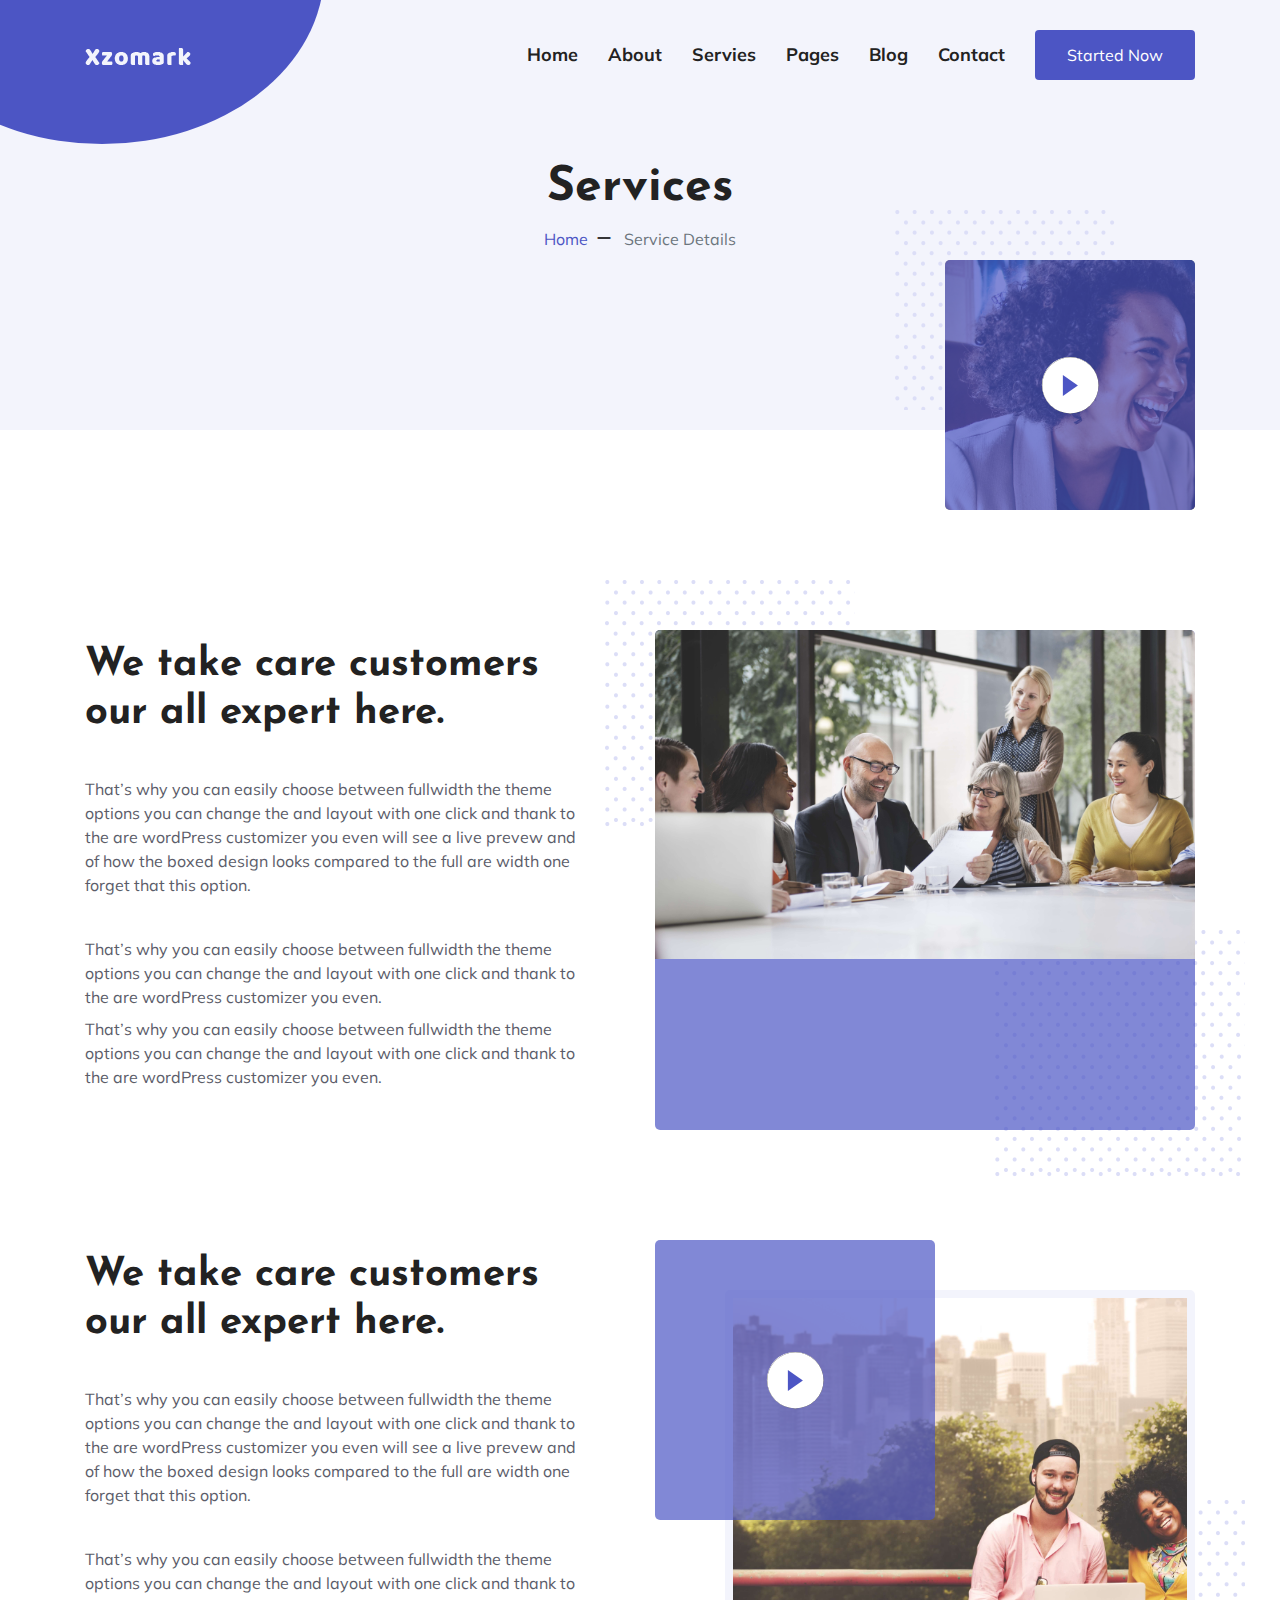
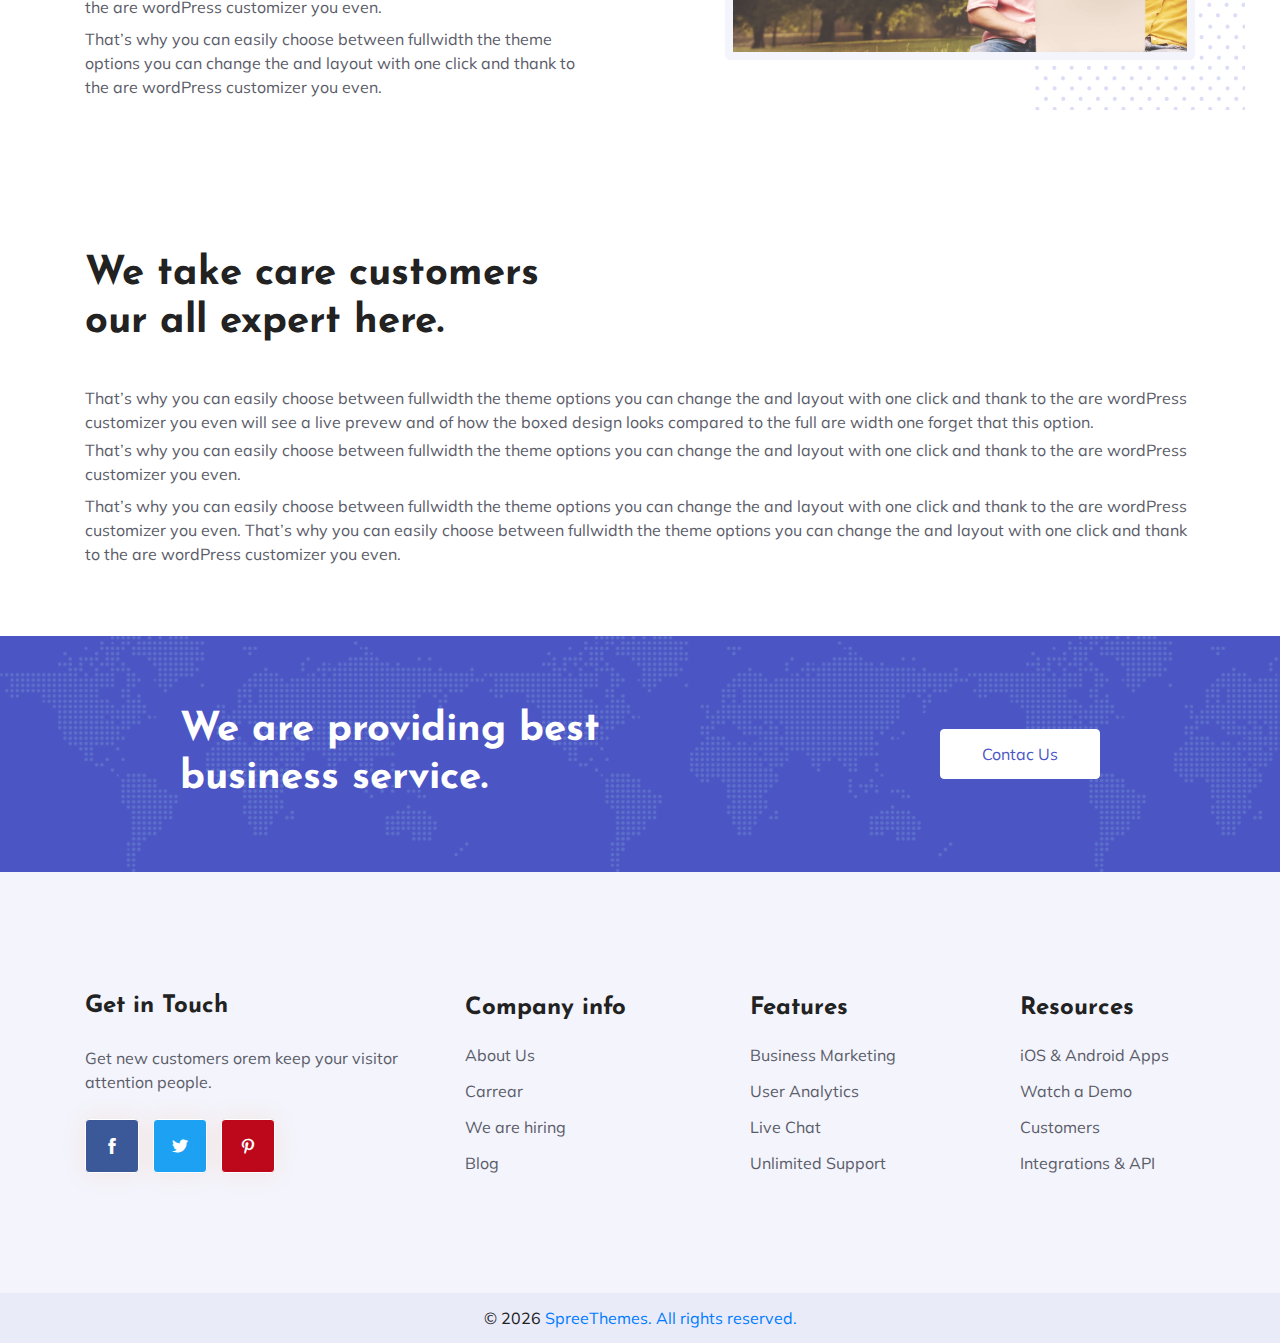
<file: service_details.html>
<!DOCTYPE html>
<html lang="zxx">

<head>
    <meta charset="utf-8" />
    <meta http-equiv="X-UA-Compatible" content="IE=edge" />
    <meta name="viewport" content="width=device-width, initial-scale=1" />
    <title>Xzomark Business</title>
    <!-- Favicon -->
    <link href="assets/img/favicon.ico" rel="shortcut icon" />
    <!-- Bootstrap CSS -->
    <link rel="stylesheet" type="text/css" href="assets/css/bootstrap.min.css" />
    <!-- themify icon -->
    <link rel="stylesheet" type="text/css" href="assets/css/themify-icons.css" />
    <!-- video popup -->
    <link rel="stylesheet" type="text/css" href="assets/css/colorbox.css" />
    <!-- swiper slider -->
    <link rel="stylesheet" type="text/css" href="assets/css/swiper.min.css" />
    <!-- Animate Css -->
    <link rel="stylesheet" type="text/css" href="assets/css/animate.css" />
    <!-- CSS -->
    <link href="assets/css/style.css" rel="stylesheet" />
</head>

<body>
    <!-- Pre-loader -->
    <div class="preloader">
        <div class="loader">
        </div>
    </div>

    <!-- Start Header Section -->
    <header class="header_wrap header_wrap_2">
        <div class="container">
            <div class="row">
                <div class="col-md-12">
                    <nav class="mega_nav navbar navbar-expand-md p-0 justify-content-between">
                        <div class="nav_left">
                            <a class="navbar-brand" href="index.html"><img src="assets/img/logo_2.png"
                                    alt="Xzomark"></a>
                            <button class="navbar-toggler collapsed" type="button" data-toggle="collapse"
                                data-target="#mega_menu">
                                <span class="sr-only">Toggle navigation</span>
                                <span class="icon-bar"></span>
                                <span class="icon-bar"></span>
                                <span class="icon-bar"></span>
                            </button>
                        </div>
                        <div class="p-lg-0 nav_wrapper ml-auto">
                            <ul class="navbar-nav m-auto collapse navbar-collapse" id="mega_menu">
                                <li class="nav-item">
                                    <a class="nav-link" href="index.html">Home</a>
                                </li>
                                <li class="nav-item">
                                    <a class="nav-link" href="about.html"> About</a>
                                </li>
                                <li class="nav-item">
                                    <a class="nav-link" href="service.html" target="_blank">Servies</a>
                                </li>
                                <li class="nav-item dropdown_item">
                                    <a class="nav-link collapsed " href="#mega_pages" data-toggle="collapse">Pages</a>
                                    <div id="mega_pages" class="dropdown_content ">
                                        <ul>
                                            <li> <a href="index.html">Home 1</a></li>
                                            <li><a href="about.html">About Us</a></li>
                                            <li><a href="service.html">Service</a></li>
                                            <li><a href="service_details.html">Servie Details</a></li>
                                            <li><a href="portfolio.html">Portfolio</a></li>
                                            <li><a href="portfolio_details.html">Portfolio Details</a></li>
                                            <li><a href="blog.html">Blog</a></li>
                                            <li><a href="blog_details.html">Blog Details</a></li>
                                            <li><a href="contact.html">Contact Us</a></li>
                                            <li><a href="team.html">Team Members</a></li>
                                        </ul>
                                    </div>
                                </li>
                                <li class="nav-item dropdown_item">
                                    <a class="nav-link collapsed " href="#mega_blog" data-toggle="collapse">Blog</a>
                                    <div id="mega_blog" class="dropdown_content ">
                                        <ul class="">
                                            <li><a href="blog.html">Blog</a></li>
                                            <li><a href="blog_details.html">Blog Details</a></li>
                                        </ul>
                                    </div>
                                </li>
                                <li class="nav-item">
                                    <a class="nav-link" href="contact.html">Contact</a>
                                </li>
                            </ul>
                        </div>
                        <div class="nav_right d-lg-block d-none">
                            <a href="#" class="btn">Started now</a>
                        </div>
                    </nav>
                </div>
            </div>
        </div>
    </header>
    <!-- End Header Section -->

    <!-- Start Hero Section -->
    <section class="hero_area_2">
        <div class="container">
            <div class="row align-items-center">
                <div class="col-md-12">
                    <div
                        class="page_title justify-content-center align-items-center align-items-md-start align-items-lg-center d-flex flex-column">
                        <h1>Services</h1>
                        <nav aria-label="breadcrumb">
                            <ol class="breadcrumb">
                                <li class="breadcrumb-item">
                                    <a href="index.html" target="_blank">Home</a>
                                </li>
                                <li class="breadcrumb-item active" aria-current="page">
                                    Service Details
                                </li>
                            </ol>
                        </nav>
                    </div>
                </div>
            </div>
            <div class="video_wrapper">
                <div class="video_img">
                    <img class="hero_img hero_img1" src="assets/img/hero_area/1.png" alt="heroImage" />
                    <a class="btn_pluse youtube" href="https://www.youtube.com/embed/QE5KOfjKLy0"><span></span></a>
                </div>
            </div>
        </div>
    </section>
    <!-- End Hero Section -->

    <!-- Start Service Section 1-->
    <section class="service_details_area section_padding_2">
        <div class="container">
            <div class="row align-items-center justify-content-center">
                <div class="col-lg-6">
                    <div class="common_block common_block_2">
                        <h2 class="heading">
                            We take care customers our all expert here.
                        </h2>
                        <p class="defination">
                            That’s why you can easily choose between fullwidth the theme
                            options you can change the and layout with one click and thank
                            to the are wordPress customizer you even will see a live prevew
                            and of how the boxed design looks compared to the full are width
                            one forget that this option.
                        </p>
                        <p class="mb-2">
                            That’s why you can easily choose between fullwidth the theme
                            options you can change the and layout with one click and thank
                            to the are wordPress customizer you even.
                        </p>
                        <p class="m-0">
                            That’s why you can easily choose between fullwidth the theme
                            options you can change the and layout with one click and thank
                            to the are wordPress customizer you even.
                        </p>
                    </div>
                </div>
                <div class="col-lg-6 mt-4 mt-md-5 mt-lg-0">
                    <div class="img_wrapper_2">
                        <div class="img_inner_wrap">
                            <img class="" src="assets/img/testimonial/1.png" alt="service" />
                        </div>
                    </div>
                </div>
            </div>
        </div>
    </section>
    <!-- End Service Section 1-->

    <!-- Start Service Section 2-->
    <section class="service_details_area section_padding_2">
        <div class="container">
            <div class="row align-items-center justify-content-center">
                <div class="col-lg-6">
                    <div class="common_block common_block_2">
                        <h2 class="heading">
                            We take care customers our all expert here.
                        </h2>
                        <p class="defination">
                            That’s why you can easily choose between fullwidth the theme
                            options you can change the and layout with one click and thank
                            to the are wordPress customizer you even will see a live prevew
                            and of how the boxed design looks compared to the full are width
                            one forget that this option.
                        </p>
                        <p class="mb-2">
                            That’s why you can easily choose between fullwidth the theme
                            options you can change the and layout with one click and thank
                            to the are wordPress customizer you even.
                        </p>
                        <p class="m-0">
                            That’s why you can easily choose between fullwidth the theme
                            options you can change the and layout with one click and thank
                            to the are wordPress customizer you even.
                        </p>
                    </div>
                </div>
                <div class="col-lg-6">
                    <div class="video_wrapper_2">
                        <div class="video_thumb">
                            <img src="assets/img/service/1.png" alt="">
                        </div>
                        <div class="video_inner_wrap">
                            <a class="btn_pluse youtube"
                                href="https://www.youtube.com/embed/QE5KOfjKLy0"><span></span></a>
                        </div>
                    </div>
                </div>
            </div>
        </div>
    </section>
    <!-- End Service Section 2-->

    <!-- Start Service Section 3-->
    <section class="service_details_area section_padding_2">
        <div class="container">
            <div class="row align-items-center justify-content-center">
                <div class="col-md-12 ">
                    <div class="common_block common_block_3">
                        <h2 class="heading">
                            We take care customers our all expert here.
                        </h2>
                        <p class="mb-1">
                            That’s why you can easily choose between fullwidth the theme
                            options you can change the and layout with one click and thank
                            to the are wordPress customizer you even will see a live prevew
                            and of how the boxed design looks compared to the full are width
                            one forget that this option.
                        </p>
                        <p class="mb-2">
                            That’s why you can easily choose between fullwidth the theme
                            options you can change the and layout with one click and thank
                            to the are wordPress customizer you even.
                        </p>
                        <p class="m-0">
                            That’s why you can easily choose between fullwidth the theme
                            options you can change the and layout with one click and thank
                            to the are wordPress customizer you even. That’s why you can easily choose between fullwidth
                            the theme
                            options you can change the and layout with one click and thank
                            to the are wordPress customizer you even.
                        </p>
                    </div>
                </div>
            </div>
        </div>
    </section>
    <!-- End Service Section 3-->

    <!-- Start Call To Action Section -->
    <section class="call_to_action_area">
        <div class="ct_wrapper">
            <div class="container">
                <div class="row">
                    <div class="col-lg-5 col-md-8  offset-lg-1 d-flex align-items-center">
                        <div class="ct_action">
                            <h2 class="heading m-md-0">We are providing best business service.</h2>
                        </div>
                    </div>
                    <div class="col-lg-5 col-md-4 d-flex align-items-center justify-content-md-end">
                        <a href="#" class="btn_2 btn">Contac us</a>
                    </div>
                </div>
            </div>
        </div>
    </section>
    <!-- End Call To Action Section -->

    <!-- Start Footer Section -->
    <footer class="simple_clean">
        <div class="container">
            <div class="footer_top">
                <div class="row d-flex justify-content-center justify-content-md-start align-items-center">
                    <div class="col-md-3 col-lg-4 pr-md-0">
                        <div class="f_widget_1">
                            <h4 class="sub_heading">Get in Touch</h4>
                            <p class="footer_text">Get new customers orem keep
                                your visitor attention people.</p>
                            <ul class="social_link">
                                <li><a href="#"><i class="ti-facebook"></i></a></li>
                                <li><a href="#"><i class="ti-twitter-alt"></i></a></li>
                                <li><a href="#"><i class="ti-pinterest"></i></a></li>
                            </ul>
                        </div>
                    </div>
                    <div class="col-lg-3 col-md-3 col-6">
                        <div class="f_widget_2">
                            <h4 class="sub_heading">Company info</h4>
                            <ul>
                                <li><a href="#">About Us</a></li>
                                <li><a href="#">Carrear</a></li>
                                <li><a href="#">We are hiring</a></li>
                                <li><a href="#">Blog</a></li>
                            </ul>
                        </div>
                    </div>
                    <div class="col-lg-3 col-md-3 col-6">
                        <div class="f_widget_3">
                            <h4 class="sub_heading">Features</h4>
                            <ul>
                                <li><a href="#">Business Marketing</a></li>
                                <li><a href="#">User Analytics</a></li>
                                <li><a href="#">Live Chat</a></li>
                                <li><a href="#">Unlimited Support</a></li>
                            </ul>
                        </div>
                    </div>
                    <div class="col-6 col-md-3 col-lg-2 p-lg-0">
                        <div class="f_widget_4">
                            <h4 class="sub_heading">Resources</h4>
                            <ul>
                                <li><a href="#">iOS & Android Apps</a></li>
                                <li><a href="#">Watch a Demo</a></li>
                                <li><a href="#">Customers</a></li>
                                <li><a href="#">Integrations & API</a></li>
                            </ul>
                        </div>
                    </div>
                </div>
            </div>
        </div>
        <div class="footer_bottom d-flex justify-content-center align-items-center">
            <div class="row ">
                <div class="col-md-12">
                    <div class="copy_right_text">
                        <p>&copy; <script>document.write(new Date().getFullYear());</script> <a target="_blank" href="href="https://themeforest.net/user/spreethemes/portfolio">SpreeThemes. All rights reserved.</a></p>
                    </div>
                </div>
            </div>
        </div>
    </footer>
    <!-- End Footer Section -->

    <!-- Start Scroll to top -->
    <div class="scrolltop">
        <i class="ti-angle-up"></i>
    </div>
    <!-- End Scroll to top -->


    <!--jQuery JS-->
    <script src="assets/js/jquery-3.3.1.min.js"></script>
    <script src="assets/js/popper.min.js"></script>
    <!-- Bootstrap -->
    <script src="assets/js/bootstrap.min.js"></script>
    <!-- Colorbox video poput -->
    <script src="assets/js/jquery.colorbox-min.js"></script>
    <!-- Swiper Slider -->
    <script src="assets/js/swiper.min.js"></script>
    <!-- waypoints  -->
    <script src="assets/js/jquery.waypoints.min.js"></script>
    <!-- Counterup  -->
    <script src="assets/js/jquery.counterup.min.js"></script>
    <!-- Custom js -->
    <script src="assets/js/main.js"></script>
</body>

</html>
</file>
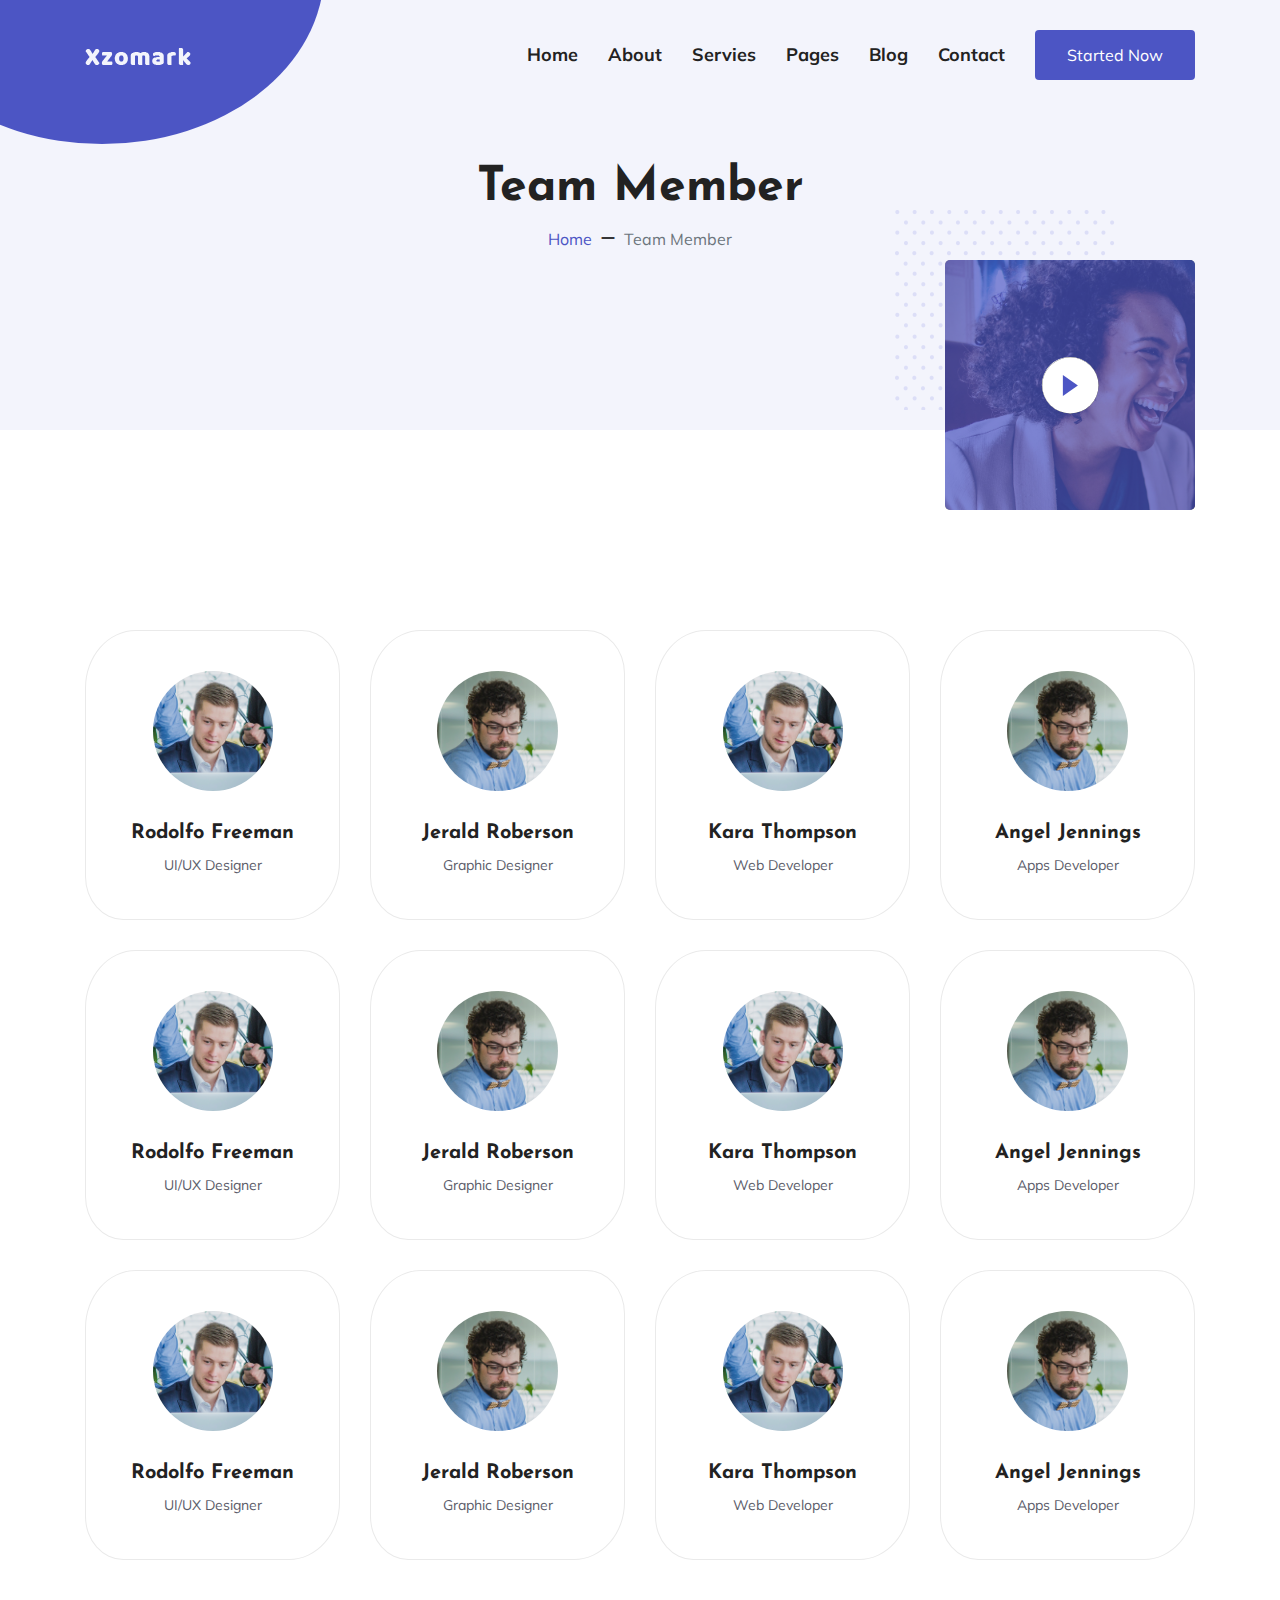
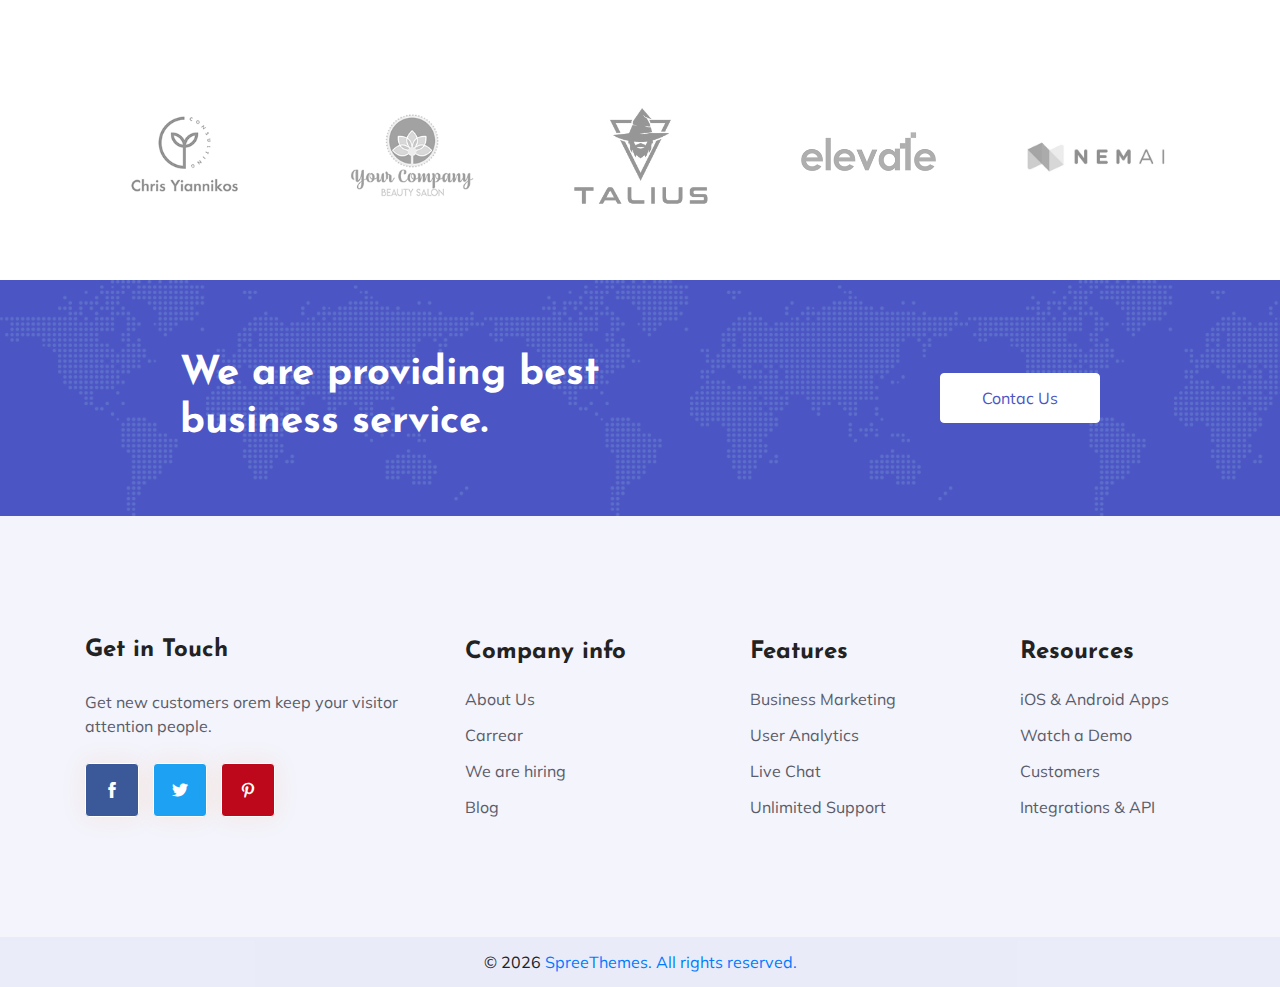
<file: team.html>
<!DOCTYPE html>
<html lang="zxx">

<head>
    <meta charset="utf-8">
    <meta http-equiv="X-UA-Compatible" content="IE=edge">
    <meta name="viewport" content="width=device-width, initial-scale=1">
    <title>Xzomark Business</title>
    <!-- Favicon -->
    <link href="assets/img/favicon.ico" rel="shortcut icon">
    <!-- Bootstrap CSS -->
    <link rel="stylesheet" type="text/css" href="assets/css/bootstrap.min.css">
    <!-- themify icon -->
    <link rel="stylesheet" type="text/css" href="assets/css/themify-icons.css">
    <!-- video popup -->
    <link rel="stylesheet" type="text/css" href="assets/css/colorbox.css">
    <!-- swiper slider -->
    <link rel="stylesheet" type="text/css" href="assets/css/swiper.min.css">
    <!-- Animate Css -->
    <link rel="stylesheet" type="text/css" href="assets/css/animate.css">
    <!-- CSS -->
    <link href="assets/css/style.css" rel="stylesheet">
</head>

<body>
    <!-- Pre-loader -->
    <div class="preloader">
        <div class="loader">
        </div>
    </div>

    <!-- Start Header Section -->
    <header class="header_wrap header_wrap_2">
        <div class="container">
            <div class="row">
                <div class="col-md-12">
                    <nav class="mega_nav navbar navbar-expand-md p-0 justify-content-between">
                        <div class="nav_left">
                            <a class="navbar-brand" href="index.html"><img src="assets/img/logo_2.png"
                                    alt="Xzomark"></a>
                            <button class="navbar-toggler collapsed" type="button" data-toggle="collapse"
                                data-target="#mega_menu">
                                <span class="sr-only">Toggle navigation</span>
                                <span class="icon-bar"></span>
                                <span class="icon-bar"></span>
                                <span class="icon-bar"></span>
                            </button>
                        </div>
                        <div class="p-lg-0 nav_wrapper ml-auto">
                            <ul class="navbar-nav m-auto collapse navbar-collapse" id="mega_menu">
                                <li class="nav-item">
                                    <a class="nav-link" href="index.html">Home</a>
                                </li>
                                <li class="nav-item">
                                    <a class="nav-link" href="about.html"> About</a>
                                </li>
                                <li class="nav-item">
                                    <a class="nav-link" href="service.html" target="_blank">Servies</a>
                                </li>
                                <li class="nav-item dropdown_item">
                                    <a class="nav-link collapsed " href="#mega_pages" data-toggle="collapse">Pages</a>
                                    <div id="mega_pages" class="dropdown_content ">
                                        <ul>
                                            <li> <a href="index.html">Home 1</a></li>
                                            <li><a href="about.html">About Us</a></li>
                                            <li><a href="service.html">Service</a></li>
                                            <li><a href="service_details.html">Servie Details</a></li>
                                            <li><a href="portfolio.html">Portfolio</a></li>
                                            <li><a href="portfolio_details.html">Portfolio Details</a></li>
                                            <li><a href="blog.html">Blog</a></li>
                                            <li><a href="blog_details.html">Blog Details</a></li>
                                            <li><a href="contact.html">Contact Us</a></li>
                                            <li><a href="team.html">Team Members</a></li>
                                        </ul>
                                    </div>
                                </li>
                                <li class="nav-item dropdown_item">
                                    <a class="nav-link collapsed " href="#mega_blog" data-toggle="collapse">Blog</a>
                                    <div id="mega_blog" class="dropdown_content ">
                                        <ul class="">
                                            <li><a href="blog.html">Blog</a></li>
                                            <li><a href="blog_details.html">Blog Details</a></li>
                                        </ul>
                                    </div>
                                </li>
                                <li class="nav-item">
                                    <a class="nav-link" href="contact.html">Contact</a>
                                </li>
                            </ul>
                        </div>
                        <div class="nav_right d-lg-block d-none">
                            <a href="#" class="btn">Started now</a>
                        </div>
                    </nav>
                </div>
            </div>
        </div>
    </header>
    <!-- End Header Section -->

    <!-- Start Hero Section -->
    <section class="hero_area_2">
        <div class="container">
            <div class="row align-items-center">
                <div class="col-md-12">
                    <div
                        class="page_title justify-content-center align-items-center align-items-md-start align-items-lg-center d-flex flex-column">
                        <h1>Team Member</h1>
                        <nav aria-label="breadcrumb">
                            <ol class="breadcrumb">
                                <li class="breadcrumb-item"><a href="index.html" target="_blank">Home</a></li>
                                <li class="breadcrumb-item active" aria-current="page">Team Member</li>
                            </ol>
                        </nav>
                    </div>
                </div>
            </div>
            <div class="video_wrapper">
                <div class="video_img">
                    <img class="hero_img hero_img1" src="assets/img/hero_area/1.png" alt="heroImage">
                    <a class="btn_pluse youtube" href="https://www.youtube.com/embed/QE5KOfjKLy0"><span></span></a>
                </div>
            </div>
        </div>
    </section>
    <!-- End Hero Section -->

    <!-- Start Team Section -->
    <section class="team_area section_padding_2">
        <div class="container">
            <div class="row align-items-center">
                <div class="col-lg-3 col-md-4 col-sm-6">
                    <div class="team_member">
                        <img src="assets/img/team/1.png" alt="team">
                        <h5>Rodolfo Freeman</h5>
                        <p class="designation">UI/UX Designer</p>
                    </div>
                </div>
                <div class="col-lg-3 col-md-4 col-sm-6">
                    <div class="team_member">
                        <img src="assets/img/team/2.png" alt="team">
                        <h5>Jerald Roberson</h5>
                        <p class="designation">Graphic Designer</p>
                    </div>
                </div>
                <div class="col-lg-3 col-md-4 col-sm-6">
                    <div class="team_member">
                        <img src="assets/img/team/3.png" alt="team">
                        <h5>Kara Thompson</h5>
                        <p class="designation">Web Developer</p>
                    </div>
                </div>
                <div class="col-lg-3 col-md-4 col-sm-6">
                    <div class="team_member">
                        <img src="assets/img/team/4.png" alt="team">
                        <h5>Angel Jennings</h5>
                        <p class="designation">Apps Developer</p>
                    </div>
                </div>
                <div class="col-lg-3 col-md-4 col-sm-6">
                    <div class="team_member">
                        <img src="assets/img/team/1.png" alt="team">
                        <h5>Rodolfo Freeman</h5>
                        <p class="designation">UI/UX Designer</p>
                    </div>
                </div>
                <div class="col-lg-3 col-md-4 col-sm-6">
                    <div class="team_member">
                        <img src="assets/img/team/2.png" alt="team">
                        <h5>Jerald Roberson</h5>
                        <p class="designation">Graphic Designer</p>
                    </div>
                </div>
                <div class="col-lg-3 col-md-4 col-sm-6">
                    <div class="team_member">
                        <img src="assets/img/team/3.png" alt="team">
                        <h5>Kara Thompson</h5>
                        <p class="designation">Web Developer</p>
                    </div>
                </div>
                <div class="col-lg-3 col-md-4 col-sm-6">
                    <div class="team_member">
                        <img src="assets/img/team/4.png" alt="team">
                        <h5>Angel Jennings</h5>
                        <p class="designation">Apps Developer</p>
                    </div>
                </div>
                <div class="col-lg-3 col-md-4 col-sm-6">
                    <div class="team_member">
                        <img src="assets/img/team/1.png" alt="team">
                        <h5>Rodolfo Freeman</h5>
                        <p class="designation">UI/UX Designer</p>
                    </div>
                </div>
                <div class="col-lg-3 col-md-4 col-sm-6">
                    <div class="team_member">
                        <img src="assets/img/team/2.png" alt="team">
                        <h5>Jerald Roberson</h5>
                        <p class="designation">Graphic Designer</p>
                    </div>
                </div>
                <div class="col-lg-3 col-md-4 col-sm-6">
                    <div class="team_member">
                        <img src="assets/img/team/3.png" alt="team">
                        <h5>Kara Thompson</h5>
                        <p class="designation">Web Developer</p>
                    </div>
                </div>
                <div class="col-lg-3 col-md-4 col-sm-6">
                    <div class="team_member">
                        <img src="assets/img/team/4.png" alt="team">
                        <h5>Angel Jennings</h5>
                        <p class="designation">Apps Developer</p>
                    </div>
                </div>
            </div>
        </div>
    </section>
    <!-- End Team Section -->

    <!-- Start client Section -->
    <div class="client_area section_padding">
        <div class="container">
            <div class="row  justify-content-center">
                <div class="col-md-12">
                    <div class="swiper-container">
                        <div class="swiper-wrapper d-flex align-items-center">
                            <div class="swiper-slide">
                                <div class="client_img d-flex justify-content-center align-items-center">
                                    <a href="#"><img src="assets/img/clients/1.png" alt=" client"></a>
                                </div>
                            </div>
                            <div class="swiper-slide">
                                <div class="client_img d-flex justify-content-center align-items-center">
                                    <a href="#"><img src="assets/img/clients/2.png" alt=" client"></a>
                                </div>
                            </div>
                            <div class="swiper-slide">
                                <div class="client_img d-flex justify-content-center align-items-center">
                                    <a href="#"><img src="assets/img/clients/3.png" alt=" client"></a>
                                </div>
                            </div>
                            <div class="swiper-slide">
                                <div class="client_img d-flex justify-content-center align-items-center">
                                    <a href="#"><img src="assets/img/clients/4.png" alt=" client image"></a>
                                </div>
                            </div>
                            <div class="swiper-slide">
                                <div class="client_img d-flex justify-content-center align-items-center">
                                    <a href="#"><img src="assets/img/clients/5.png" alt=" client image"></a>
                                </div>
                            </div>
                            <div class="swiper-slide">
                                <div class="client_img d-flex justify-content-center align-items-center">
                                    <a href="#"><img src="assets/img/clients/6.png" alt=" client image"></a>
                                </div>
                            </div>
                        </div>
                    </div>
                </div>
            </div>
        </div>
    </div>
    <!-- End client Section -->

    <!-- Start Call To Action Section -->
    <section class="call_to_action_area">
        <div class="ct_wrapper">
            <div class="container">
                <div class="row">
                    <div class="col-md-5 offset-md-1 d-flex align-items-center">
                        <div class="ct_action">
                            <h2 class="heading m-md-0">We are providing best business service.</h2>
                        </div>
                    </div>
                    <div class="col-md-5 d-flex align-items-center justify-content-md-end">
                        <a href="#" class="btn_2 btn">Contac us</a>
                    </div>
                </div>
            </div>
        </div>
    </section>
    <!-- End Call To Action Section -->

    <!-- Start Footer Section -->
    <footer class="simple_clean">
        <div class="container">
            <div class="footer_top">
                <div class="row d-flex justify-content-center justify-content-md-start align-items-center">
                    <div class="col-md-3 col-lg-4 pr-md-0">
                        <div class="f_widget_1">
                            <h4 class="sub_heading">Get in Touch</h4>
                            <p class="footer_text">Get new customers orem keep
                                your visitor attention people.</p>
                            <ul class="social_link">
                                <li><a href="#"><i class="ti-facebook"></i></a></li>
                                <li><a href="#"><i class="ti-twitter-alt"></i></a></li>
                                <li><a href="#"><i class="ti-pinterest"></i></a></li>
                            </ul>
                        </div>
                    </div>
                    <div class="col-lg-3 col-md-3 col-6">
                        <div class="f_widget_2">
                            <h4 class="sub_heading">Company info</h4>
                            <ul>
                                <li><a href="#">About Us</a></li>
                                <li><a href="#">Carrear</a></li>
                                <li><a href="#">We are hiring</a></li>
                                <li><a href="#">Blog</a></li>
                            </ul>
                        </div>
                    </div>
                    <div class="col-lg-3 col-md-3 col-6">
                        <div class="f_widget_3">
                            <h4 class="sub_heading">Features</h4>
                            <ul>
                                <li><a href="#">Business Marketing</a></li>
                                <li><a href="#">User Analytics</a></li>
                                <li><a href="#">Live Chat</a></li>
                                <li><a href="#">Unlimited Support</a></li>
                            </ul>
                        </div>
                    </div>
                    <div class="col-6 col-md-3 col-lg-2 p-lg-0">
                        <div class="f_widget_4">
                            <h4 class="sub_heading">Resources</h4>
                            <ul>
                                <li><a href="#">iOS & Android Apps</a></li>
                                <li><a href="#">Watch a Demo</a></li>
                                <li><a href="#">Customers</a></li>
                                <li><a href="#">Integrations & API</a></li>
                            </ul>
                        </div>
                    </div>
                </div>
            </div>
        </div>
        <div class="footer_bottom d-flex justify-content-center align-items-center">
            <div class="row ">
                <div class="col-md-12">
                    <div class="copy_right_text">
                        <p>&copy; <script>document.write(new Date().getFullYear());</script> <a target="_blank" href="href="https://themeforest.net/user/spreethemes/portfolio">SpreeThemes. All rights reserved.</a></p>
                    </div>
                </div>
            </div>
        </div>
    </footer>
    <!-- End Footer Section -->

    <!-- Start Scroll to top -->
    <div class="scrolltop">
        <i class="ti-angle-up"></i>
    </div>
    <!-- End Scroll to top -->


    <!--jQuery JS-->
    <script src="assets/js/jquery-3.3.1.min.js"></script>
    <script src="assets/js/popper.min.js"></script>
    <!-- Bootstrap -->
    <script src="assets/js/bootstrap.min.js"></script>
    <!-- Colorbox video poput -->
    <script src="assets/js/jquery.colorbox-min.js"></script>
    <!-- Swiper Slider -->
    <script src="assets/js/swiper.min.js"></script>
    <!-- waypoints  -->
    <script src="assets/js/jquery.waypoints.min.js"></script>
    <!-- Counterup  -->
    <script src="assets/js/jquery.counterup.min.js"></script>
    <!-- Custom js -->
    <script src="assets/js/main.js"></script>
    <!-- Start of Tawk.to -->
    <script>
        var Tawk_API = Tawk_API || {}, Tawk_LoadStart = new Date();
        (function () {
            var s1 = document.createElement("script"), s0 = document.getElementsByTagName("script")[0];
            s1.async = true;
            s1.src = 'https://embed.tawk.to/5d3e5f786d808312283a7147/default';
            s1.charset = 'UTF-8';
            s1.setAttribute('crossorigin', '*');
            s0.parentNode.insertBefore(s1, s0);
        })();
    </script>
    <!--End of Tawk.to Script-->
</body>

</html>
</file>
<file: assets/css/themify-icons.css>
@font-face {
	font-family: 'themify';
	src:url('../fonts/themify.eot?-fvbane');
	src:url('../fonts/themify.eot?#iefix-fvbane') format('embedded-opentype'),
		url('../fonts/themify.woff?-fvbane') format('woff'),
		url('../fonts/themify.ttf?-fvbane') format('truetype'),
		url('../fonts/themify.svg?-fvbane#themify') format('svg');
	font-weight: normal;
	font-style: normal;
}

[class^="ti-"], [class*=" ti-"] {
	font-family: 'themify';
	speak: none;
	font-style: normal;
	font-weight: normal;
	font-variant: normal;
	text-transform: none;
	line-height: 1;

	/* Better Font Rendering =========== */
	-webkit-font-smoothing: antialiased;
	-moz-osx-font-smoothing: grayscale;
}

.ti-wand:before {
	content: "\e600";
}
.ti-volume:before {
	content: "\e601";
}
.ti-user:before {
	content: "\e602";
}
.ti-unlock:before {
	content: "\e603";
}
.ti-unlink:before {
	content: "\e604";
}
.ti-trash:before {
	content: "\e605";
}
.ti-thought:before {
	content: "\e606";
}
.ti-target:before {
	content: "\e607";
}
.ti-tag:before {
	content: "\e608";
}
.ti-tablet:before {
	content: "\e609";
}
.ti-star:before {
	content: "\e60a";
}
.ti-spray:before {
	content: "\e60b";
}
.ti-signal:before {
	content: "\e60c";
}
.ti-shopping-cart:before {
	content: "\e60d";
}
.ti-shopping-cart-full:before {
	content: "\e60e";
}
.ti-settings:before {
	content: "\e60f";
}
.ti-search:before {
	content: "\e610";
}
.ti-zoom-in:before {
	content: "\e611";
}
.ti-zoom-out:before {
	content: "\e612";
}
.ti-cut:before {
	content: "\e613";
}
.ti-ruler:before {
	content: "\e614";
}
.ti-ruler-pencil:before {
	content: "\e615";
}
.ti-ruler-alt:before {
	content: "\e616";
}
.ti-bookmark:before {
	content: "\e617";
}
.ti-bookmark-alt:before {
	content: "\e618";
}
.ti-reload:before {
	content: "\e619";
}
.ti-plus:before {
	content: "\e61a";
}
.ti-pin:before {
	content: "\e61b";
}
.ti-pencil:before {
	content: "\e61c";
}
.ti-pencil-alt:before {
	content: "\e61d";
}
.ti-paint-roller:before {
	content: "\e61e";
}
.ti-paint-bucket:before {
	content: "\e61f";
}
.ti-na:before {
	content: "\e620";
}
.ti-mobile:before {
	content: "\e621";
}
.ti-minus:before {
	content: "\e622";
}
.ti-medall:before {
	content: "\e623";
}
.ti-medall-alt:before {
	content: "\e624";
}
.ti-marker:before {
	content: "\e625";
}
.ti-marker-alt:before {
	content: "\e626";
}
.ti-arrow-up:before {
	content: "\e627";
}
.ti-arrow-right:before {
	content: "\e628";
}
.ti-arrow-left:before {
	content: "\e629";
}
.ti-arrow-down:before {
	content: "\e62a";
}
.ti-lock:before {
	content: "\e62b";
}
.ti-location-arrow:before {
	content: "\e62c";
}
.ti-link:before {
	content: "\e62d";
}
.ti-layout:before {
	content: "\e62e";
}
.ti-layers:before {
	content: "\e62f";
}
.ti-layers-alt:before {
	content: "\e630";
}
.ti-key:before {
	content: "\e631";
}
.ti-import:before {
	content: "\e632";
}
.ti-image:before {
	content: "\e633";
}
.ti-heart:before {
	content: "\e634";
}
.ti-heart-broken:before {
	content: "\e635";
}
.ti-hand-stop:before {
	content: "\e636";
}
.ti-hand-open:before {
	content: "\e637";
}
.ti-hand-drag:before {
	content: "\e638";
}
.ti-folder:before {
	content: "\e639";
}
.ti-flag:before {
	content: "\e63a";
}
.ti-flag-alt:before {
	content: "\e63b";
}
.ti-flag-alt-2:before {
	content: "\e63c";
}
.ti-eye:before {
	content: "\e63d";
}
.ti-export:before {
	content: "\e63e";
}
.ti-exchange-vertical:before {
	content: "\e63f";
}
.ti-desktop:before {
	content: "\e640";
}
.ti-cup:before {
	content: "\e641";
}
.ti-crown:before {
	content: "\e642";
}
.ti-comments:before {
	content: "\e643";
}
.ti-comment:before {
	content: "\e644";
}
.ti-comment-alt:before {
	content: "\e645";
}
.ti-close:before {
	content: "\e646";
}
.ti-clip:before {
	content: "\e647";
}
.ti-angle-up:before {
	content: "\e648";
}
.ti-angle-right:before {
	content: "\e649";
}
.ti-angle-left:before {
	content: "\e64a";
}
.ti-angle-down:before {
	content: "\e64b";
}
.ti-check:before {
	content: "\e64c";
}
.ti-check-box:before {
	content: "\e64d";
}
.ti-camera:before {
	content: "\e64e";
}
.ti-announcement:before {
	content: "\e64f";
}
.ti-brush:before {
	content: "\e650";
}
.ti-briefcase:before {
	content: "\e651";
}
.ti-bolt:before {
	content: "\e652";
}
.ti-bolt-alt:before {
	content: "\e653";
}
.ti-blackboard:before {
	content: "\e654";
}
.ti-bag:before {
	content: "\e655";
}
.ti-move:before {
	content: "\e656";
}
.ti-arrows-vertical:before {
	content: "\e657";
}
.ti-arrows-horizontal:before {
	content: "\e658";
}
.ti-fullscreen:before {
	content: "\e659";
}
.ti-arrow-top-right:before {
	content: "\e65a";
}
.ti-arrow-top-left:before {
	content: "\e65b";
}
.ti-arrow-circle-up:before {
	content: "\e65c";
}
.ti-arrow-circle-right:before {
	content: "\e65d";
}
.ti-arrow-circle-left:before {
	content: "\e65e";
}
.ti-arrow-circle-down:before {
	content: "\e65f";
}
.ti-angle-double-up:before {
	content: "\e660";
}
.ti-angle-double-right:before {
	content: "\e661";
}
.ti-angle-double-left:before {
	content: "\e662";
}
.ti-angle-double-down:before {
	content: "\e663";
}
.ti-zip:before {
	content: "\e664";
}
.ti-world:before {
	content: "\e665";
}
.ti-wheelchair:before {
	content: "\e666";
}
.ti-view-list:before {
	content: "\e667";
}
.ti-view-list-alt:before {
	content: "\e668";
}
.ti-view-grid:before {
	content: "\e669";
}
.ti-uppercase:before {
	content: "\e66a";
}
.ti-upload:before {
	content: "\e66b";
}
.ti-underline:before {
	content: "\e66c";
}
.ti-truck:before {
	content: "\e66d";
}
.ti-timer:before {
	content: "\e66e";
}
.ti-ticket:before {
	content: "\e66f";
}
.ti-thumb-up:before {
	content: "\e670";
}
.ti-thumb-down:before {
	content: "\e671";
}
.ti-text:before {
	content: "\e672";
}
.ti-stats-up:before {
	content: "\e673";
}
.ti-stats-down:before {
	content: "\e674";
}
.ti-split-v:before {
	content: "\e675";
}
.ti-split-h:before {
	content: "\e676";
}
.ti-smallcap:before {
	content: "\e677";
}
.ti-shine:before {
	content: "\e678";
}
.ti-shift-right:before {
	content: "\e679";
}
.ti-shift-left:before {
	content: "\e67a";
}
.ti-shield:before {
	content: "\e67b";
}
.ti-notepad:before {
	content: "\e67c";
}
.ti-server:before {
	content: "\e67d";
}
.ti-quote-right:before {
	content: "\e67e";
}
.ti-quote-left:before {
	content: "\e67f";
}
.ti-pulse:before {
	content: "\e680";
}
.ti-printer:before {
	content: "\e681";
}
.ti-power-off:before {
	content: "\e682";
}
.ti-plug:before {
	content: "\e683";
}
.ti-pie-chart:before {
	content: "\e684";
}
.ti-paragraph:before {
	content: "\e685";
}
.ti-panel:before {
	content: "\e686";
}
.ti-package:before {
	content: "\e687";
}
.ti-music:before {
	content: "\e688";
}
.ti-music-alt:before {
	content: "\e689";
}
.ti-mouse:before {
	content: "\e68a";
}
.ti-mouse-alt:before {
	content: "\e68b";
}
.ti-money:before {
	content: "\e68c";
}
.ti-microphone:before {
	content: "\e68d";
}
.ti-menu:before {
	content: "\e68e";
}
.ti-menu-alt:before {
	content: "\e68f";
}
.ti-map:before {
	content: "\e690";
}
.ti-map-alt:before {
	content: "\e691";
}
.ti-loop:before {
	content: "\e692";
}
.ti-location-pin:before {
	content: "\e693";
}
.ti-list:before {
	content: "\e694";
}
.ti-light-bulb:before {
	content: "\e695";
}
.ti-Italic:before {
	content: "\e696";
}
.ti-info:before {
	content: "\e697";
}
.ti-infinite:before {
	content: "\e698";
}
.ti-id-badge:before {
	content: "\e699";
}
.ti-hummer:before {
	content: "\e69a";
}
.ti-home:before {
	content: "\e69b";
}
.ti-help:before {
	content: "\e69c";
}
.ti-headphone:before {
	content: "\e69d";
}
.ti-harddrives:before {
	content: "\e69e";
}
.ti-harddrive:before {
	content: "\e69f";
}
.ti-gift:before {
	content: "\e6a0";
}
.ti-game:before {
	content: "\e6a1";
}
.ti-filter:before {
	content: "\e6a2";
}
.ti-files:before {
	content: "\e6a3";
}
.ti-file:before {
	content: "\e6a4";
}
.ti-eraser:before {
	content: "\e6a5";
}
.ti-envelope:before {
	content: "\e6a6";
}
.ti-download:before {
	content: "\e6a7";
}
.ti-direction:before {
	content: "\e6a8";
}
.ti-direction-alt:before {
	content: "\e6a9";
}
.ti-dashboard:before {
	content: "\e6aa";
}
.ti-control-stop:before {
	content: "\e6ab";
}
.ti-control-shuffle:before {
	content: "\e6ac";
}
.ti-control-play:before {
	content: "\e6ad";
}
.ti-control-pause:before {
	content: "\e6ae";
}
.ti-control-forward:before {
	content: "\e6af";
}
.ti-control-backward:before {
	content: "\e6b0";
}
.ti-cloud:before {
	content: "\e6b1";
}
.ti-cloud-up:before {
	content: "\e6b2";
}
.ti-cloud-down:before {
	content: "\e6b3";
}
.ti-clipboard:before {
	content: "\e6b4";
}
.ti-car:before {
	content: "\e6b5";
}
.ti-calendar:before {
	content: "\e6b6";
}
.ti-book:before {
	content: "\e6b7";
}
.ti-bell:before {
	content: "\e6b8";
}
.ti-basketball:before {
	content: "\e6b9";
}
.ti-bar-chart:before {
	content: "\e6ba";
}
.ti-bar-chart-alt:before {
	content: "\e6bb";
}
.ti-back-right:before {
	content: "\e6bc";
}
.ti-back-left:before {
	content: "\e6bd";
}
.ti-arrows-corner:before {
	content: "\e6be";
}
.ti-archive:before {
	content: "\e6bf";
}
.ti-anchor:before {
	content: "\e6c0";
}
.ti-align-right:before {
	content: "\e6c1";
}
.ti-align-left:before {
	content: "\e6c2";
}
.ti-align-justify:before {
	content: "\e6c3";
}
.ti-align-center:before {
	content: "\e6c4";
}
.ti-alert:before {
	content: "\e6c5";
}
.ti-alarm-clock:before {
	content: "\e6c6";
}
.ti-agenda:before {
	content: "\e6c7";
}
.ti-write:before {
	content: "\e6c8";
}
.ti-window:before {
	content: "\e6c9";
}
.ti-widgetized:before {
	content: "\e6ca";
}
.ti-widget:before {
	content: "\e6cb";
}
.ti-widget-alt:before {
	content: "\e6cc";
}
.ti-wallet:before {
	content: "\e6cd";
}
.ti-video-clapper:before {
	content: "\e6ce";
}
.ti-video-camera:before {
	content: "\e6cf";
}
.ti-vector:before {
	content: "\e6d0";
}
.ti-themify-logo:before {
	content: "\e6d1";
}
.ti-themify-favicon:before {
	content: "\e6d2";
}
.ti-themify-favicon-alt:before {
	content: "\e6d3";
}
.ti-support:before {
	content: "\e6d4";
}
.ti-stamp:before {
	content: "\e6d5";
}
.ti-split-v-alt:before {
	content: "\e6d6";
}
.ti-slice:before {
	content: "\e6d7";
}
.ti-shortcode:before {
	content: "\e6d8";
}
.ti-shift-right-alt:before {
	content: "\e6d9";
}
.ti-shift-left-alt:before {
	content: "\e6da";
}
.ti-ruler-alt-2:before {
	content: "\e6db";
}
.ti-receipt:before {
	content: "\e6dc";
}
.ti-pin2:before {
	content: "\e6dd";
}
.ti-pin-alt:before {
	content: "\e6de";
}
.ti-pencil-alt2:before {
	content: "\e6df";
}
.ti-palette:before {
	content: "\e6e0";
}
.ti-more:before {
	content: "\e6e1";
}
.ti-more-alt:before {
	content: "\e6e2";
}
.ti-microphone-alt:before {
	content: "\e6e3";
}
.ti-magnet:before {
	content: "\e6e4";
}
.ti-line-double:before {
	content: "\e6e5";
}
.ti-line-dotted:before {
	content: "\e6e6";
}
.ti-line-dashed:before {
	content: "\e6e7";
}
.ti-layout-width-full:before {
	content: "\e6e8";
}
.ti-layout-width-default:before {
	content: "\e6e9";
}
.ti-layout-width-default-alt:before {
	content: "\e6ea";
}
.ti-layout-tab:before {
	content: "\e6eb";
}
.ti-layout-tab-window:before {
	content: "\e6ec";
}
.ti-layout-tab-v:before {
	content: "\e6ed";
}
.ti-layout-tab-min:before {
	content: "\e6ee";
}
.ti-layout-slider:before {
	content: "\e6ef";
}
.ti-layout-slider-alt:before {
	content: "\e6f0";
}
.ti-layout-sidebar-right:before {
	content: "\e6f1";
}
.ti-layout-sidebar-none:before {
	content: "\e6f2";
}
.ti-layout-sidebar-left:before {
	content: "\e6f3";
}
.ti-layout-placeholder:before {
	content: "\e6f4";
}
.ti-layout-menu:before {
	content: "\e6f5";
}
.ti-layout-menu-v:before {
	content: "\e6f6";
}
.ti-layout-menu-separated:before {
	content: "\e6f7";
}
.ti-layout-menu-full:before {
	content: "\e6f8";
}
.ti-layout-media-right-alt:before {
	content: "\e6f9";
}
.ti-layout-media-right:before {
	content: "\e6fa";
}
.ti-layout-media-overlay:before {
	content: "\e6fb";
}
.ti-layout-media-overlay-alt:before {
	content: "\e6fc";
}
.ti-layout-media-overlay-alt-2:before {
	content: "\e6fd";
}
.ti-layout-media-left-alt:before {
	content: "\e6fe";
}
.ti-layout-media-left:before {
	content: "\e6ff";
}
.ti-layout-media-center-alt:before {
	content: "\e700";
}
.ti-layout-media-center:before {
	content: "\e701";
}
.ti-layout-list-thumb:before {
	content: "\e702";
}
.ti-layout-list-thumb-alt:before {
	content: "\e703";
}
.ti-layout-list-post:before {
	content: "\e704";
}
.ti-layout-list-large-image:before {
	content: "\e705";
}
.ti-layout-line-solid:before {
	content: "\e706";
}
.ti-layout-grid4:before {
	content: "\e707";
}
.ti-layout-grid3:before {
	content: "\e708";
}
.ti-layout-grid2:before {
	content: "\e709";
}
.ti-layout-grid2-thumb:before {
	content: "\e70a";
}
.ti-layout-cta-right:before {
	content: "\e70b";
}
.ti-layout-cta-left:before {
	content: "\e70c";
}
.ti-layout-cta-center:before {
	content: "\e70d";
}
.ti-layout-cta-btn-right:before {
	content: "\e70e";
}
.ti-layout-cta-btn-left:before {
	content: "\e70f";
}
.ti-layout-column4:before {
	content: "\e710";
}
.ti-layout-column3:before {
	content: "\e711";
}
.ti-layout-column2:before {
	content: "\e712";
}
.ti-layout-accordion-separated:before {
	content: "\e713";
}
.ti-layout-accordion-merged:before {
	content: "\e714";
}
.ti-layout-accordion-list:before {
	content: "\e715";
}
.ti-ink-pen:before {
	content: "\e716";
}
.ti-info-alt:before {
	content: "\e717";
}
.ti-help-alt:before {
	content: "\e718";
}
.ti-headphone-alt:before {
	content: "\e719";
}
.ti-hand-point-up:before {
	content: "\e71a";
}
.ti-hand-point-right:before {
	content: "\e71b";
}
.ti-hand-point-left:before {
	content: "\e71c";
}
.ti-hand-point-down:before {
	content: "\e71d";
}
.ti-gallery:before {
	content: "\e71e";
}
.ti-face-smile:before {
	content: "\e71f";
}
.ti-face-sad:before {
	content: "\e720";
}
.ti-credit-card:before {
	content: "\e721";
}
.ti-control-skip-forward:before {
	content: "\e722";
}
.ti-control-skip-backward:before {
	content: "\e723";
}
.ti-control-record:before {
	content: "\e724";
}
.ti-control-eject:before {
	content: "\e725";
}
.ti-comments-smiley:before {
	content: "\e726";
}
.ti-brush-alt:before {
	content: "\e727";
}
.ti-youtube:before {
	content: "\e728";
}
.ti-vimeo:before {
	content: "\e729";
}
.ti-twitter:before {
	content: "\e72a";
}
.ti-time:before {
	content: "\e72b";
}
.ti-tumblr:before {
	content: "\e72c";
}
.ti-skype:before {
	content: "\e72d";
}
.ti-share:before {
	content: "\e72e";
}
.ti-share-alt:before {
	content: "\e72f";
}
.ti-rocket:before {
	content: "\e730";
}
.ti-pinterest:before {
	content: "\e731";
}
.ti-new-window:before {
	content: "\e732";
}
.ti-microsoft:before {
	content: "\e733";
}
.ti-list-ol:before {
	content: "\e734";
}
.ti-linkedin:before {
	content: "\e735";
}
.ti-layout-sidebar-2:before {
	content: "\e736";
}
.ti-layout-grid4-alt:before {
	content: "\e737";
}
.ti-layout-grid3-alt:before {
	content: "\e738";
}
.ti-layout-grid2-alt:before {
	content: "\e739";
}
.ti-layout-column4-alt:before {
	content: "\e73a";
}
.ti-layout-column3-alt:before {
	content: "\e73b";
}
.ti-layout-column2-alt:before {
	content: "\e73c";
}
.ti-instagram:before {
	content: "\e73d";
}
.ti-google:before {
	content: "\e73e";
}
.ti-github:before {
	content: "\e73f";
}
.ti-flickr:before {
	content: "\e740";
}
.ti-facebook:before {
	content: "\e741";
}
.ti-dropbox:before {
	content: "\e742";
}
.ti-dribbble:before {
	content: "\e743";
}
.ti-apple:before {
	content: "\e744";
}
.ti-android:before {
	content: "\e745";
}
.ti-save:before {
	content: "\e746";
}
.ti-save-alt:before {
	content: "\e747";
}
.ti-yahoo:before {
	content: "\e748";
}
.ti-wordpress:before {
	content: "\e749";
}
.ti-vimeo-alt:before {
	content: "\e74a";
}
.ti-twitter-alt:before {
	content: "\e74b";
}
.ti-tumblr-alt:before {
	content: "\e74c";
}
.ti-trello:before {
	content: "\e74d";
}
.ti-stack-overflow:before {
	content: "\e74e";
}
.ti-soundcloud:before {
	content: "\e74f";
}
.ti-sharethis:before {
	content: "\e750";
}
.ti-sharethis-alt:before {
	content: "\e751";
}
.ti-reddit:before {
	content: "\e752";
}
.ti-pinterest-alt:before {
	content: "\e753";
}
.ti-microsoft-alt:before {
	content: "\e754";
}
.ti-linux:before {
	content: "\e755";
}
.ti-jsfiddle:before {
	content: "\e756";
}
.ti-joomla:before {
	content: "\e757";
}
.ti-html5:before {
	content: "\e758";
}
.ti-flickr-alt:before {
	content: "\e759";
}
.ti-email:before {
	content: "\e75a";
}
.ti-drupal:before {
	content: "\e75b";
}
.ti-dropbox-alt:before {
	content: "\e75c";
}
.ti-css3:before {
	content: "\e75d";
}
.ti-rss:before {
	content: "\e75e";
}
.ti-rss-alt:before {
	content: "\e75f";
}
</file>
<file: assets/css/colorbox.css>
/*
    Colorbox Core Style:
    The following CSS is consistent between example themes and should not be altered.
*/
#colorbox, #cboxOverlay, #cboxWrapper{position:absolute; top:0; left:0; z-index:9999; overflow:hidden; -webkit-transform: translate3d(0,0,0);}
#cboxWrapper {max-width:none;}
#cboxOverlay{position:fixed; width:100%; height:100%;}
#cboxMiddleLeft, #cboxBottomLeft{clear:left;}
#cboxContent{position:relative;}
#cboxLoadedContent{overflow:auto; -webkit-overflow-scrolling: touch;}
#cboxTitle{margin:0;}
#cboxLoadingOverlay, #cboxLoadingGraphic{position:absolute; top:0; left:0; width:100%; height:100%;}
#cboxPrevious, #cboxNext, #cboxClose, #cboxSlideshow{cursor:pointer;}
.cboxPhoto{float:left; margin:auto; border:0; display:block; max-width:none; -ms-interpolation-mode:bicubic;}
.cboxIframe{width:100%; height:100%; display:block; border:0; padding:0; margin:0;}
#colorbox, #cboxContent, #cboxLoadedContent{box-sizing:content-box; -moz-box-sizing:content-box; -webkit-box-sizing:content-box;}

/* 
    User Style:
    Change the following styles to modify the appearance of Colorbox.  They are
    ordered & tabbed in a way that represents the nesting of the generated HTML.
*/
#cboxOverlay{background:#000; opacity: 0.9; filter: alpha(opacity = 90);}
#colorbox{outline:0;}
    #cboxContent{margin-top:32px; overflow:visible; background:#000;}
        .cboxIframe{background:#fff;}
        #cboxError{padding:50px; border:1px solid #ccc;}
        #cboxLoadedContent{background:#000; padding:1px;}
        #cboxLoadingGraphic{background:url(images/loading.gif) no-repeat center center;}
        #cboxLoadingOverlay{background:#000;}
        #cboxTitle{position:absolute; top:-22px; left:0; color:#000;}
        #cboxCurrent{position:absolute; top:-22px; right:205px; text-indent:-9999px;}

        /* these elements are buttons, and may need to have additional styles reset to avoid unwanted base styles */
        #cboxPrevious, #cboxNext, #cboxSlideshow, #cboxClose {border:0; padding:0; margin:0; overflow:visible; text-indent:-9999px; width:20px; height:20px; position:absolute; top:-20px; background:url(images/controls.png) no-repeat 0 0;}
        
        /* avoid outlines on :active (mouseclick), but preserve outlines on :focus (tabbed navigating) */
        #cboxPrevious:active, #cboxNext:active, #cboxSlideshow:active, #cboxClose:active {outline:0;}

        #cboxPrevious{background-position:0px 0px; right:44px;}
        #cboxPrevious:hover{background-position:0px -25px;}
        #cboxNext{background-position:-25px 0px; right:22px;}
        #cboxNext:hover{background-position:-25px -25px;}
        #cboxClose{background-position:-50px 0px; right:0;}
        #cboxClose:hover{background-position:-50px -25px;}
        .cboxSlideshow_on #cboxPrevious, .cboxSlideshow_off #cboxPrevious{right:66px;}
        .cboxSlideshow_on #cboxSlideshow{background-position:-75px -25px; right:44px;}
        .cboxSlideshow_on #cboxSlideshow:hover{background-position:-100px -25px;}
        .cboxSlideshow_off #cboxSlideshow{background-position:-100px 0px; right:44px;}
        .cboxSlideshow_off #cboxSlideshow:hover{background-position:-75px -25px;}
</file>
<file: assets/css/style.css>
/*--------------=====---------------------
		TABLE OF CONTENTS:
----------------=====---------------------

1. Mixins
2. Variables
3. Common Classes
4. Default
5. Main Menu
6. Pre_loader_and_mobile_menu_icon.scss
7. Hero area section
9. Testimonial sections
10. Client sections
16. Footer sections
19. Blog section and pages
20. Call to action sections
21. Pricing sections
22. Service sections
29. Contact pages
30. About us page
31. Coming Soon page
32. Sign in, sign up, reset password page


/* ------------------===---------------------*/
/* \\\\\\\\\\\\\\\\\\\\\\\\\\\\\\\\\\\\\\\\\\\
			1. Mixins
\\\\\\\\\\\\\\\\\\\\\\\\\\\\\\\\\\\\\\\\\\\\ */
@import url("https://fonts.googleapis.com/css2?family=Josefin+Sans:ital,wght@0,300;0,400;0,500;0,600;0,700;1,400;1,500;1,600;1,700&display=swap");
@import url("https://fonts.googleapis.com/css2?family=Muli:ital,wght@0,300;0,400;0,500;0,600;0,700;0,900;1,400;1,500;1,600&display=swap");
/* \\\\\\\\\\\\\\\\\\\\\\\\\\\\\\\\\\\\\\\\\\\
			2. Variables
\\\\\\\\\\\\\\\\\\\\\\\\\\\\\\\\\\\\\\\\\\\\ */
/* \\\\\\\\\\\\\\\\\\\\\\\\\\\\\\\\\\\\\\\\\\\
			3. Common Classes
\\\\\\\\\\\\\\\\\\\\\\\\\\\\\\\\\\\\\\\\\\\\ */
.section_margin {
  margin: 70px 0;
}

.section_padding {
  padding: 70px 0;
}

.section_padding_2 {
  padding: 70px 0 40px;
}

.section_title {
  margin-bottom: 60px;
}

.section_title h2 {
  font-size: 48px;
  display: inline-block;
  margin-bottom: 40px;
}

.heading {
  font-size: 40px;
  margin-bottom: 40px;
}

.defination {
  margin-bottom: 40px;
}

.common_block {
  margin-bottom: 30px;
}

.clearing {
  clear: both;
}

.btn, .btn_2 {
  font-size: 16px;
  font-weight: 400;
  font-family: "Muli", sans-serif;
  color: #fff;
  text-transform: capitalize;
  background-color: #4c55c4;
  -webkit-transition: all 0.3s ease-in-out;
  transition: all 0.3s ease-in-out;
  -webkit-box-shadow: 0 0 0 0 rgba(0, 0, 0, 0);
  box-shadow: 0 0 0 0 rgba(0, 0, 0, 0);
  width: 160px;
  height: 50px;
  display: -webkit-box;
  display: -ms-flexbox;
  display: flex;
  -webkit-box-align: center;
      -ms-flex-align: center;
          align-items: center;
  -webkit-box-pack: center;
      -ms-flex-pack: center;
          justify-content: center;
}

.btn:hover, .btn_2:hover {
  color: #fff;
  -webkit-box-shadow: 0px 0px 14.85px 0.15px rgba(76, 85, 196, 0.5);
  box-shadow: 0px 0px 14.85px 0.15px rgba(76, 85, 196, 0.5);
}

.btn_2 {
  background: #fff;
  color: #4c55c4;
  border: 1px solid #fff;
  -webkit-box-shadow: 0 0 0 0 rgba(0, 0, 0, 0);
  box-shadow: 0 0 0 0 rgba(0, 0, 0, 0);
}

.btn_2:hover {
  -webkit-box-shadow: 0 0 0 0 rgba(0, 0, 0, 0);
  box-shadow: 0 0 0 0 rgba(0, 0, 0, 0);
  color: #fff;
  background: rgba(0, 0, 0, 0.3);
}

.grad_btn {
  position: relative;
  z-index: 1;
  -webkit-transition: all 0.3s ease-in-out;
  transition: all 0.3s ease-in-out;
  display: inline-table;
  color: #fff;
  font-weight: 500;
  font-family: "Muli", sans-serif;
  font-size: 16px;
}

.grad_btn span,
.grad_btn i {
  position: relative;
  z-index: 3;
}

.grad_btn:after {
  position: absolute;
  content: "";
  top: 0;
  left: 0;
  width: 100%;
  height: 100%;
  -webkit-transition: all 0.3s ease-in-out;
  transition: all 0.3s ease-in-out;
  z-index: 2;
  opacity: 0;
}

.grad_btn:hover:after {
  opacity: 1;
}

.btn_pluse {
  position: absolute;
  top: 50%;
  border: none;
  left: 50%;
  -webkit-transform: translate(-50%, -50%);
          transform: translate(-50%, -50%);
  width: 75px;
  height: 75px;
  border-radius: 50%;
  background: #fff;
  cursor: pointer;
  z-index: 9;
  -webkit-transition: all 0.3s ease-in-out;
  transition: all 0.3s ease-in-out;
}

.btn_pluse:after {
  position: absolute;
  content: "";
  width: 100%;
  height: 100%;
  border-radius: 50%;
  z-index: 8;
  background: #fff;
  left: 50%;
  top: 50%;
  -webkit-transform: translate(-50%, -50%);
          transform: translate(-50%, -50%);
}

.btn_pluse:before {
  position: absolute;
  content: "";
  width: 100%;
  height: 100%;
  border-radius: 50%;
  z-index: 2;
  left: 50%;
  top: 50%;
  background: #000;
  -webkit-animation: pulse-border 1500ms ease-out infinite;
          animation: pulse-border 1500ms ease-out infinite;
  -webkit-transform: translate(-50%, -50%);
          transform: translate(-50%, -50%);
}

@-webkit-keyframes pulse-border {
  0% {
    -webkit-transform: translateX(-50%) translateY(-50%) translateZ(0) scale(1);
            transform: translateX(-50%) translateY(-50%) translateZ(0) scale(1);
    opacity: 1;
  }
  100% {
    -webkit-transform: translateX(-50%) translateY(-50%) translateZ(0) scale(1.5);
            transform: translateX(-50%) translateY(-50%) translateZ(0) scale(1.5);
    opacity: 0;
  }
}

@keyframes pulse-border {
  0% {
    -webkit-transform: translateX(-50%) translateY(-50%) translateZ(0) scale(1);
            transform: translateX(-50%) translateY(-50%) translateZ(0) scale(1);
    opacity: 1;
  }
  100% {
    -webkit-transform: translateX(-50%) translateY(-50%) translateZ(0) scale(1.5);
            transform: translateX(-50%) translateY(-50%) translateZ(0) scale(1.5);
    opacity: 0;
  }
}

.btn_pluse span {
  display: block;
  position: absolute;
  z-index: 10;
  top: 50%;
  left: 50%;
  -webkit-transform: translate(-50%, -50%);
          transform: translate(-50%, -50%);
  height: 0;
  border-left: 20px solid #4c55c4;
  border-top: 14px solid transparent;
  border-bottom: 14px solid transparent;
}

.btn_pluse:hover:after {
  background-color: #f2f2f2;
}

.mirrord {
  display: block;
  -webkit-transform: matrix(-1, 0, 0, 1, 0, 0);
  transform: matrix(-1, 0, 0, 1, 0, 0);
}

.batch_yellow,
.batch_green,
.batch_red {
  font-size: 12px;
  padding: 3px 7px 3px 3px;
  border-radius: 3px;
  margin-left: 7px;
}

.batch_green {
  background: #19c131;
}

.batch_yellow {
  background: #f49b0e;
}

.batch_red {
  background: #d92137;
}

@media only screen and (min-width: 992px) and (max-width: 1200px) {
  .heading {
    font-size: 36px;
  }
}

@media only screen and (min-width: 768px) and (max-width: 991px) {
  .section_margin {
    margin: 60px 0;
  }
  .section_padding {
    padding: 60px 0;
  }
  .section_padding_2 {
    padding: 60px 0 30px;
  }
  .page_title .breadcrumb {
    padding-left: 0;
  }
  .section_title {
    margin-bottom: 20px;
  }
  .section_title h2 {
    font-size: 36px;
    margin-bottom: 30px;
  }
  .heading {
    font-size: 32px;
    margin-bottom: 30px;
  }
  .defination {
    margin-bottom: 30px;
  }
  .play_btn_pluse {
    width: 55px;
    height: 55px;
  }
  .play_btn_pluse span {
    border-left: 16px solid #fff;
    border-top: 10px solid transparent;
    border-bottom: 10px solid transparent;
  }
}

@media (max-width: 767px) {
  .section_margin {
    margin: 50px 0;
  }
  .section_padding {
    padding: 50px 0;
  }
  .section_padding_2 {
    padding: 50px 0 20px;
  }
  .section_title {
    margin-bottom: 20px;
  }
  .section_title h2 {
    font-size: 32px;
    margin-bottom: 20px;
  }
  .heading {
    font-size: 24px;
    margin-bottom: 20px;
  }
  .defination {
    margin-bottom: 20px;
  }
  .play_btn_pluse {
    width: 45px;
    height: 45px;
  }
  .play_btn_pluse span {
    border-left: 10px solid #fff;
    border-top: 7px solid transparent;
    border-bottom: 7px solid transparent;
  }
}

/* \\\\\\\\\\\\\\\\\\\\\\\\\\\\\\\\\\\\\\\\\\\
			4. Default
\\\\\\\\\\\\\\\\\\\\\\\\\\\\\\\\\\\\\\\\\\\\ */
/* Base CSS */
html,
body,
div,
span,
applet,
object,
iframe,
h1,
h2,
h3,
h4,
h5,
h6,
p,
blockquote,
pre,
a,
abbr,
acronym,
address,
big,
cite,
code,
del,
dfn,
em,
img,
ins,
kbd,
q,
s,
samp,
small,
strike,
strong,
sub,
sup,
tt,
var,
dl,
dt,
dd,
ol,
ul,
li,
fieldset,
form,
label,
legend,
table,
caption,
tbody,
tfoot,
thead,
tr,
th,
td {
  margin: 0;
  padding: 0;
  border: 0;
  outline: none;
}

ol,
ul {
  list-style: none;
  margin: 0;
  padding: 0;
}

.form-group {
  margin: 0;
}

input[type="text"],
input[type="email"],
input[type="url"],
input[type="tel"],
input[type="password"],
textarea,
select {
  background: #fff;
  padding: 10px;
}

a:focus,
input[type="button"]:focus,
input[type="submit"]:focus,
button:focus,
input[type="text"]:focus,
input[type="email"]:focus,
input[type="url"]:focus,
input[type="tel"]:focus,
input[type="password"]:focus,
select:focus,
textarea:focus,
.form-control:focus,
.btn:focus,
.btn_2:focus {
  outline: none;
  -webkit-box-shadow: none;
          box-shadow: none;
  border: none;
}

a:hover,
button:hover {
  text-decoration: none;
}

img {
  max-width: 200%;
  height: auto;
}

h1,
h2,
h3,
h4,
h5,
h6 {
  font-style: normal;
  color: #222222;
  font-weight: 700;
  font-family: "Josefin Sans", sans-serif;
}

p {
  color: #5b5c69;
  line-height: 1.5;
}

html {
  position: relative;
  overflow-x: hidden;
  scroll-behavior: smooth;
}

body {
  line-height: 1;
  color: #000;
  background: #fff;
  overflow-x: hidden;
  position: relative;
  font-weight: 400;
  font-family: "Muli", sans-serif;
}

/* \\\\\\\\\\\\\\\\\\\\\\\\\\\\\\\\\\\\\\\\\\\
			5. Header with menu
\\\\\\\\\\\\\\\\\\\\\\\\\\\\\\\\\\\\\\\\\\\\ */
.nav_wrapper {
  margin-right: 30px;
}

.mega_nav .navbar-nav > li.nav-item {
  padding: 0 15px;
}

.mega_nav .navbar-nav > li.nav-item:last-child {
  padding-right: 0;
}

.navbar .navbar-nav > li.nav-item > a {
  position: relative;
  display: inline-block;
  z-index: 1;
  color: #222222;
  font-size: 18px;
  padding: 15px 0px;
  font-weight: 700;
  font-family: "Muli", sans-serif;
  -webkit-transition: all 0.3s ease-in-out;
  transition: all 0.3s ease-in-out;
}

.navbar .navbar-nav > li.nav-item > a:after {
  position: absolute;
  width: 100%;
  background: #4c55c4;
  height: 3px;
  bottom: 0px;
  left: 0;
  content: "";
  -webkit-transform-origin: right center;
          transform-origin: right center;
  -webkit-transform: scaleX(0);
          transform: scaleX(0);
  transition: transform 0.25s cubic-bezier(0.37, 0.31, 0.2, 0.85), -webkit-transform 0.25s cubic-bezier(0.37, 0.31, 0.2, 0.85);
}

.navbar .navbar-nav > li.nav-item > a:hover {
  color: #4c55c4;
}

.navbar .navbar-nav > li.nav-item > a:hover:after {
  -webkit-transform: scaleX(1);
          transform: scaleX(1);
  -webkit-transform-origin: left center;
          transform-origin: left center;
  background: #4c55c4;
}

.navbar .navbar-nav .nav-item.nav_right a:after {
  display: none;
}

.navbar .navbar-nav .nav-item.nav_right a:hover:after {
  display: none;
}

.dropdown_item {
  position: relative;
}

.dropdown_content {
  -webkit-box-shadow: 0px 12px 51px 0px rgba(0, 0, 0, 0.3);
  box-shadow: 0px 12px 51px 0px rgba(0, 0, 0, 0.3);
  background: #fff;
  width: 175px;
  padding: 20px;
  border-radius: 10px;
  overflow: visible;
  right: auto;
  left: 0;
  top: 100%;
  z-index: -1;
  opacity: 1;
  display: block;
  -webkit-transition: all 0.2s ease-in-out;
  transition: all 0.2s ease-in-out;
  visibility: visible;
  position: absolute;
}

.dropdown_content.relative {
  position: relative;
  overflow: visible;
  z-index: 9;
  opacity: 1;
  visibility: visible;
}

.dropdown_content ul {
  -webkit-transition: all 0.3s ease-in-out;
  transition: all 0.3s ease-in-out;
  padding: 0px;
}

.dropdown_content ul li a {
  font-size: 14px;
  font-weight: 400;
  font-family: "Muli", sans-serif;
  padding: 10px;
  margin-bottom: 5px;
  display: block;
  border-bottom: 1px solid #f7f7f7;
  color: #222222;
  -webkit-transition: all 0.3s ease-in-out;
  transition: all 0.3s ease-in-out;
}

.dropdown_content ul li a:hover {
  color: #4c55c4;
}

.header_wrap {
  position: absolute;
  width: 100%;
  z-index: 99;
  padding: 30px 0;
}

.header_wrap .container {
  position: relative;
  z-index: 1;
}

.header_wrap .container:after {
  position: absolute;
  left: -190px;
  top: -230px;
  content: "";
  z-index: -1;
  -webkit-clip-path: ellipse(50% 50% at 50% 50%);
          clip-path: ellipse(50% 50% at 50% 50%);
  background: #ededf9;
  width: 444px;
  height: 344px;
}

.header_wrap_2 .container:after {
  background: #4c55c4;
}

@media screen and (min-width: 768px) {
  .dropdown_item:hover .dropdown_content {
    display: block;
    visibility: visible;
    opacity: 1;
    z-index: 9;
  }
  .dropdown_content {
    overflow: hidden;
    visibility: hidden;
    z-index: -1;
    opacity: 0;
  }
}

@media only screen and (min-width: 992px) and (max-width: 1200px) {
  .mega_nav .navbar-nav > li.nav-item {
    padding: 0px 10px;
  }
}

@media only screen and (min-width: 768px) and (max-width: 991px) {
  .nav_wrapper {
    margin-right: 0;
  }
}

@media (max-width: 767px) {
  .mega_nav .navbar-brand {
    margin-left: 30px;
    margin-top: 10px;
  }
  .mega_nav .navbar-brand img {
    width: 90%;
  }
  .mega_nav .nav_wrapper {
    -webkit-transition: all 0.3s ease-in-out;
    transition: all 0.3s ease-in-out;
    left: -100%;
    left: 0px;
    top: 60px;
    padding: 0% 7%;
    background: rgba(0, 6, 8, 0.9);
    position: absolute;
    width: 100%;
  }
  .mega_nav .nav_wrapper .navbar-nav {
    -webkit-box-align: end;
        -ms-flex-align: end;
            align-items: flex-end;
    padding-bottom: 10px;
  }
  .mega_nav .nav_wrapper .navbar-nav > li {
    text-align: right;
    padding: 0px;
  }
  .mega_nav .nav_wrapper .navbar-nav > li a {
    padding: 10px 0px;
    display: inline-block;
    color: #fff;
  }
  .mega_nav .nav_wrapper .navbar-nav > li a:hover {
    color: #fff;
  }
  .mega_nav .nav_wrapper .navbar-nav > li a:after {
    height: 2px;
  }
  .mega_nav .nav_wrapper .navbar-nav > li.dropdown_item .dropdown_content {
    -webkit-box-shadow: none;
            box-shadow: none;
    background: transparent;
    padding: 0 10px;
    width: 250px;
  }
  .mega_nav .nav_wrapper .navbar-nav > li.dropdown_item .dropdown_content ul li a {
    padding: 5px 0px !important;
    color: #4c55c4;
    display: inline-block;
    border-bottom: none;
  }
  .mega_nav .nav_wrapper .navbar-nav > li.dropdown_item .dropdown_content ul li a:hover {
    color: #fff;
  }
  .header_wrap {
    margin-top: 0;
    padding: 0;
    background: rgba(0, 6, 8, 0.9);
  }
  .header_wrap > .container {
    height: 60px;
    padding: 0;
    max-width: 100vw;
  }
  .header_wrap > .container .col-md-12 {
    padding: 0;
  }
  .header_wrap > .container:after {
    left: -120px;
    top: -278px;
    width: 315px;
  }
  .header_wrap .container {
    padding: 0;
    max-width: 100vw;
    border-radius: 0;
  }
  .header_wrap .container .col-md-12 {
    padding: 0;
  }
}

/* \\\\\\\\\\\\\\\\\\\\\\\\\\\\\\\\\\\\\\\\\\\
			6. Pre Loader Mobile menu icon
\\\\\\\\\\\\\\\\\\\\\\\\\\\\\\\\\\\\\\\\\\\\ */
/* hamburger */
.mega_nav .navbar-toggler {
  border: none;
  position: absolute;
  top: 18px;
  right: 30px;
}

.mega_nav .navbar-toggler .icon-bar {
  -webkit-transition: all 0.25s;
  transition: all 0.25s;
  height: 3px;
  width: 100%;
  background: #fff;
  border-radius: 3px;
  position: absolute;
  left: 0;
  top: 0;
}

.mega_nav .navbar-toggler .icon-bar.icon-bar:nth-child(2) {
  -webkit-transform: rotate(45deg);
          transform: rotate(45deg);
  -webkit-transform-origin: 10% 10%;
          transform-origin: 10% 10%;
}

.mega_nav .navbar-toggler .icon-bar:nth-child(3) {
  opacity: 0;
  top: 6px;
}

.mega_nav .navbar-toggler .icon-bar:nth-child(4) {
  -webkit-transform: rotate(-45deg);
          transform: rotate(-45deg);
  -webkit-transform-origin: 10% 90%;
          transform-origin: 10% 90%;
  top: 12px;
}

.mega_nav .navbar-toggler:focus, .mega_nav .navbar-toggler:hover {
  background-color: transparent;
  outline: none;
}

.mega_nav .navbar-toggler.collapsed .icon-bar:nth-child(2),
.mega_nav .navbar-toggler.collapsed .icon-bar:nth-child(4) {
  -webkit-transform: rotate(0);
          transform: rotate(0);
}

.mega_nav .navbar-toggler.collapsed .icon-bar:nth-child(3) {
  opacity: 1;
}

.preloader {
  position: fixed;
  top: 0;
  left: 0;
  width: 100%;
  height: 100%;
  z-index: 99900;
  -webkit-transition: 1s;
  transition: 1s;
}

.preloader:before, .preloader:after {
  position: absolute;
  top: 0;
  content: "";
  width: 50%;
  height: 100%;
  background: #000;
  -webkit-transition: 1s;
  transition: 1s;
}

.preloader:after {
  left: auto;
  right: 0;
}

.preloader:before {
  right: auto;
  left: 0;
}

.preloader.complete {
  opacity: 0;
  visibility: hidden;
}

.preloader.complete:after {
  right: -50%;
}

.preloader.complete:before {
  left: -50%;
}

.loader.completein {
  opacity: 0;
}

.loader {
  border-radius: 50px;
  line-height: 100px;
  text-align: center;
  width: 60px;
  height: 60px;
  position: absolute;
  z-index: 99901;
  top: 50%;
  left: 50%;
  -webkit-transform: translate(-50%, -50%);
          transform: translate(-50%, -50%);
  text-transform: uppercase;
  letter-spacing: 0.05em;
}

.loader:before, .loader:after {
  content: "";
  position: absolute;
  top: 0;
  left: 0;
  width: 100%;
  height: 100%;
  background: rgba(76, 85, 196, 0.4);
  border-radius: 50px;
  opacity: 0;
}

.loader:before {
  -webkit-transform: scale(1);
          transform: scale(1);
  -webkit-animation: pulse 2s infinite linear;
          animation: pulse 2s infinite linear;
}

.loader:after {
  -webkit-animation: pulse 2s 1s infinite linear;
          animation: pulse 2s 1s infinite linear;
}

@-webkit-keyframes pulse {
  0% {
    -webkit-transform: scale(0.05);
            transform: scale(0.05);
    opacity: 0;
  }
  33% {
    -webkit-transform: scale(0.5);
            transform: scale(0.5);
    opacity: 1;
  }
  66% {
    -webkit-transform: scale(1);
            transform: scale(1);
    opacity: 1;
  }
  100% {
    -webkit-transform: scale(1.3);
            transform: scale(1.3);
    opacity: 0;
  }
}

@keyframes pulse {
  0% {
    -webkit-transform: scale(0.05);
            transform: scale(0.05);
    opacity: 0;
  }
  33% {
    -webkit-transform: scale(0.5);
            transform: scale(0.5);
    opacity: 1;
  }
  66% {
    -webkit-transform: scale(1);
            transform: scale(1);
    opacity: 1;
  }
  100% {
    -webkit-transform: scale(1.3);
            transform: scale(1.3);
    opacity: 0;
  }
}

.scrolltop {
  width: 40px;
  height: 40px;
  border-radius: 5px;
  position: fixed;
  bottom: -50px;
  right: 30px;
  opacity: 0;
  z-index: 99;
  background: #4c55c4;
  cursor: pointer;
  text-align: center;
  -webkit-box-shadow: 0px 12px 15px 0px rgba(0, 0, 0, 0.3);
          box-shadow: 0px 12px 15px 0px rgba(0, 0, 0, 0.3);
  -webkit-transition: all 0.3s ease-in-out;
  transition: all 0.3s ease-in-out;
}

.scrolltop.is_scroll {
  opacity: 1;
  bottom: 50px;
}

.scrolltop i {
  margin-top: 7px;
  line-height: 1.5;
  display: inline-block;
  font-size: 18px;
  color: #fff;
}

.scrolltop:hover {
  bottom: 55px;
}

@media (max-width: 767px) {
  .loader {
    width: 30px;
    height: 30px;
  }
  .scrolltop {
    width: 30px;
    height: 40px;
  }
  .scrolltop.is_scroll {
    bottom: 40px;
  }
  .scrolltop i {
    margin-top: 8px;
    font-size: 14px;
  }
  .scrolltop:hover {
    bottom: 45px;
  }
}

/* \\\\\\\\\\\\\\\\\\\\\\\\\\\\\\\\\\\\\\\\\\\
			7. Hero area section
\\\\\\\\\\\\\\\\\\\\\\\\\\\\\\\\\\\\\\\\\\\\ */
.hero_area {
  padding: 140px 0 70px;
  position: relative;
  z-index: 1;
}

.hero_area h1 {
  font-size: 48px;
  margin-bottom: 40px;
}

.hero_area .video_wrapper {
  position: relative;
  width: 100%;
  height: 470px;
  right: -100px;
}

.hero_area .video_wrapper .hero_img {
  position: absolute;
}

.hero_area .video_wrapper .hero_img.hero_img.hero_img1 {
  z-index: 1;
  left: 0;
  top: 0;
  border-radius: 100% 45%;
  width: auto;
  height: 100%;
}

.hero_area .video_wrapper .hero_img.hero_img.hero_img2 {
  z-index: -2;
  left: 0;
  top: 0;
}

.hero_area .video_wrapper .hero_img.hero_img.hero_img3 {
  z-index: -3;
  right: 0;
  bottom: 0;
}

.hero_area_2 {
  padding: 160px 0 70px;
  position: relative;
  z-index: 1;
  height: 430px;
  margin-bottom: 130px;
  background: #f3f4fc;
}

.hero_area_2 .container {
  position: relative;
}

.hero_area_2 .page_title h1 {
  font-size: 48px;
  display: inline-block;
}

.hero_area_2 .page_title .breadcrumb {
  background: none;
}

.hero_area_2 .page_title .breadcrumb .breadcrumb-item a {
  color: #4c55c4;
}

.hero_area_2 .page_title .breadcrumb .breadcrumb-item:first-child:before {
  content: "";
}

.hero_area_2 .page_title .breadcrumb .breadcrumb-item:before {
  font-family: "themify";
  content: "\e622";
  font-weight: 700;
  color: #000;
}

.hero_area_2 .video_wrapper {
  position: absolute;
  right: 15px;
  top: 50px;
  width: 300px;
  height: 300px;
  z-index: -1;
}

.hero_area_2 .video_wrapper .video_img {
  position: absolute;
  bottom: 0;
  right: 0;
  height: 250px;
  width: 250px;
  overflow: hidden;
  border-radius: 5px;
}

.hero_area_2 .video_wrapper .video_img .btn_pluse {
  -webkit-transform: translate(-50%, -50%) scale(0.75);
          transform: translate(-50%, -50%) scale(0.75);
}

.hero_area_2 .video_wrapper .video_img:after {
  position: absolute;
  content: "";
  width: 100%;
  height: 100%;
  left: 0;
  top: 0;
  background: rgba(76, 85, 196, 0.7);
}

.hero_area_2 .video_wrapper:before {
  position: absolute;
  content: "";
  left: 0;
  top: 0px;
  background-image: url(../img/dots.png);
  height: 200px;
  width: 220px;
}

@media only screen and (min-width: 992px) and (max-width: 1200px) {
  .hero_area h1 {
    font-size: 40px;
  }
}

@media only screen and (min-width: 768px) and (max-width: 991px) {
  .hero_area {
    padding: 140px 0 60px;
  }
  .hero_area h1 {
    font-size: 36px;
    margin-bottom: 30px;
  }
  .hero_area .video_wrapper {
    height: 400px;
    right: 0;
  }
  .hero_area .video_wrapper .hero_img {
    width: 45%;
  }
  .hero_area .video_wrapper .hero_img.hero_img.hero_img1 {
    width: auto;
  }
  .hero_area_2 {
    margin-bottom: 100px;
  }
  .hero_area_2 .page_title {
    margin-top: 50px;
    margin-left: 50px;
  }
  .hero_area_2 .page_title h1 {
    font-size: 36px;
  }
  .hero_area_2 .video_wrapper {
    right: 0;
    top: -45px;
    width: 280px;
    height: 280px;
  }
}

@media (max-width: 767px) {
  .hero_area {
    padding: 140px 0 50px;
  }
  .hero_area h1 {
    font-size: 32px;
    margin-bottom: 20px;
  }
  .hero_area .video_wrapper {
    margin-top: 30px;
    height: 320px;
    right: 0;
  }
  .hero_area .video_wrapper .hero_img {
    width: 45%;
  }
  .hero_area .video_wrapper .hero_img.hero_img.hero_img1 {
    width: auto;
    left: 15%;
  }
  .hero_area_2 {
    height: 500px;
    margin-bottom: 110px;
  }
  .hero_area_2 .page_title h1 {
    font-size: 28px;
  }
  .hero_area_2 .video_wrapper {
    right: calc(50% - 150px);
    top: 120px;
    height: 280px;
    width: 280px;
  }
  .hero_area_2 .video_wrapper .video_img {
    right: 15px;
    height: 230px;
    width: 230px;
  }
}

/* \\\\\\\\\\\\\\\\\\\\\\\\\\\\\\\\\\\\\\\\\\\
			8. Footer
\\\\\\\\\\\\\\\\\\\\\\\\\\\\\\\\\\\\\\\\\\\\ */
.simple_clean {
  background-color: #f3f4fc;
  padding-top: 120px;
}

.footer_top .f_widget_1 {
  margin-right: 40px;
}

.footer_top .f_widget_1 h4 {
  margin-bottom: 25px;
}

.footer_top .f_widget_1 p {
  line-height: 1.5;
  margin-bottom: 25px;
}

.footer_top .f_widget_1 .social_link li {
  margin-right: 10px;
  display: inline-block;
}

.footer_top .f_widget_1 .social_link li a {
  font-size: 0;
}

.footer_top .f_widget_1 .social_link li i {
  font-size: 16px;
  display: inline-block;
  padding: 18px;
  border-radius: 4px;
  background: none;
  border: 1px solid #fff;
  -webkit-transition: all 0.3s ease-in-out;
  transition: all 0.3s ease-in-out;
  color: #fff;
  -webkit-box-shadow: 0px 0px 25px 0px rgba(252, 128, 42, 0.12);
          box-shadow: 0px 0px 25px 0px rgba(252, 128, 42, 0.12);
}

.footer_top .f_widget_1 .social_link li i.ti-facebook {
  background: #3b5998;
}

.footer_top .f_widget_1 .social_link li i.ti-facebook:hover {
  color: #3b5998;
  background: #fff;
}

.footer_top .f_widget_1 .social_link li i.ti-vimeo-alt {
  background: #1ab7ea;
}

.footer_top .f_widget_1 .social_link li i.ti-vimeo-alt:hover {
  color: #1ab7ea;
  background: #fff;
}

.footer_top .f_widget_1 .social_link li i.ti-twitter-alt {
  background: #1da1f2;
}

.footer_top .f_widget_1 .social_link li i.ti-twitter-alt:hover {
  color: #1da1f2;
  background: #fff;
}

.footer_top .f_widget_1 .social_link li i.ti-pinterest {
  background: #bd081c;
}

.footer_top .f_widget_1 .social_link li i.ti-pinterest:hover {
  color: #bd081c;
  background: #fff;
}

.footer_top .f_widget_4,
.footer_top .f_widget_3,
.footer_top .f_widget_2 {
  text-align: left;
}

.footer_top .f_widget_4 h4,
.footer_top .f_widget_3 h4,
.footer_top .f_widget_2 h4 {
  margin-bottom: 25px;
}

.footer_top .f_widget_4 ul li,
.footer_top .f_widget_3 ul li,
.footer_top .f_widget_2 ul li {
  display: block;
  margin-bottom: 20px;
}

.footer_top .f_widget_4 ul li:last-child,
.footer_top .f_widget_3 ul li:last-child,
.footer_top .f_widget_2 ul li:last-child {
  margin-bottom: 0;
}

.footer_top .f_widget_4 ul li a,
.footer_top .f_widget_3 ul li a,
.footer_top .f_widget_2 ul li a {
  display: inline-block;
  color: #5b5c69;
  font-size: 16px;
  font-weight: 400;
  font-family: "Muli", sans-serif;
  -webkit-transition: all 0.2s ease-in-out;
  transition: all 0.2s ease-in-out;
}

.footer_top .f_widget_4 ul li a:hover,
.footer_top .f_widget_3 ul li a:hover,
.footer_top .f_widget_2 ul li a:hover {
  margin-left: 5px;
  opacity: 0.5;
}

.footer_bottom {
  background-color: rgba(76, 85, 196, 0.05);
  height: 50px;
  position: relative;
  margin-top: 120px;
}

.footer_bottom .copy_right_text p {
  font-size: 16px;
  color: #222222;
}

@media only screen and (min-width: 768px) and (max-width: 991px) {
  .simple_clean {
    padding-top: 60px;
  }
  .footer_top .f_widget_1 {
    margin: 0;
  }
  .footer_top .f_widget_1 h4 {
    font-size: 20px;
    margin-bottom: 20px;
  }
  .footer_top .f_widget_1 p {
    font-size: 14px;
    margin-bottom: 20px;
  }
  .footer_top .f_widget_1 .social_link {
    margin-top: 15px;
    margin-bottom: 0px;
  }
  .footer_top .f_widget_1 .social_link li {
    margin-right: 5px;
  }
  .footer_top .f_widget_1 .social_link li i {
    padding: 15px;
    font-size: 14px;
  }
  .footer_top .f_widget_4 h4,
  .footer_top .f_widget_3 h4,
  .footer_top .f_widget_2 h4 {
    margin-bottom: 20px;
    font-size: 20px;
    text-align: left;
  }
  .footer_top .f_widget_4 ul li,
  .footer_top .f_widget_3 ul li,
  .footer_top .f_widget_2 ul li {
    margin-bottom: 20px;
  }
  .footer_top .f_widget_4 ul li a,
  .footer_top .f_widget_3 ul li a,
  .footer_top .f_widget_2 ul li a {
    font-size: 14px;
  }
  .footer_bottom {
    margin-top: 50px;
  }
}

@media (max-width: 767px) {
  .simple_clean {
    padding-top: 50px;
  }
  .footer_top .f_widget_1 {
    margin: 0;
    text-align: center;
    margin-bottom: 35px;
  }
  .footer_top .f_widget_1 h4 {
    font-size: 20px;
    margin-bottom: 15px;
  }
  .footer_top .f_widget_1 p {
    font-size: 14px;
    margin-bottom: 20px;
  }
  .footer_top .f_widget_1 .social_link {
    margin-top: 15px;
    margin-bottom: 0px;
  }
  .footer_top .f_widget_1 .social_link li {
    margin-right: 5px;
  }
  .footer_top .f_widget_1 .social_link li i {
    padding: 15px;
    font-size: 14px;
  }
  .footer_top .f_widget_4,
  .footer_top .f_widget_3,
  .footer_top .f_widget_2 {
    margin-bottom: 35px;
    text-align: center;
  }
  .footer_top .f_widget_4 h4,
  .footer_top .f_widget_3 h4,
  .footer_top .f_widget_2 h4 {
    margin-bottom: 15px;
    font-size: 20px;
  }
  .footer_top .f_widget_4 ul li,
  .footer_top .f_widget_3 ul li,
  .footer_top .f_widget_2 ul li {
    margin-bottom: 15px;
  }
  .footer_top .f_widget_4 ul li a,
  .footer_top .f_widget_3 ul li a,
  .footer_top .f_widget_2 ul li a {
    font-size: 14px;
  }
  .footer_bottom {
    margin-top: 0px;
  }
  .footer_bottom .copy_right_text p {
    font-size: 12px;
  }
}

@media only screen and (min-width: 480px) and (max-width: 767px) {
  .footer_bottom .copy_right_text p {
    font-size: 14px;
  }
}

/* \\\\\\\\\\\\\\\\\\\\\\\\\\\\\\\\\\\\\\\\\\\
			9. Client
\\\\\\\\\\\\\\\\\\\\\\\\\\\\\\\\\\\\\\\\\\\\ */
.client_area {
  height: auto;
}

.client_area .client_img {
  height: 110px;
  width: 100%;
  background: #fff;
}

.client_area .client_img a {
  font-size: 0;
  text-align: center;
  -webkit-filter: opacity(0.5) grayscale(1);
          filter: opacity(0.5) grayscale(1);
  -webkit-transition: all 0.3s ease-in-out;
  transition: all 0.3s ease-in-out;
}

.client_area .client_img a img {
  width: 70%;
}

.client_area .client_img a:hover {
  -webkit-filter: opacity(1) grayscale(0);
          filter: opacity(1) grayscale(0);
}

/* \\\\\\\\\\\\\\\\\\\\\\\\\\\\\\\\\\\\\\\\\\\
			10. Service
\\\\\\\\\\\\\\\\\\\\\\\\\\\\\\\\\\\\\\\\\\\\ */
.single_service_item {
  margin: 60px 0 30px;
  position: relative;
  border-radius: 100% 45%;
  height: 360px;
  text-align: center;
  padding: 95px 45px;
  -webkit-transition: all 0.3s ease-in-out;
  transition: all 0.3s ease-in-out;
  top: 0;
  z-index: 1;
  -webkit-box-shadow: 0px 0px 19.8px 0.2px rgba(76, 85, 196, 0.08);
  box-shadow: 0px 0px 19.8px 0.2px rgba(76, 85, 196, 0.08);
}

.single_service_item:hover {
  background: #4c55c4;
}

.single_service_item .service_icon {
  position: absolute;
  top: -58px;
  z-index: 5;
  right: calc(50% - 58px);
  width: 116px;
  background-color: #f3f4fc;
  height: 116px;
  -webkit-transition: all 0.3s ease-in-out;
  transition: all 0.3s ease-in-out;
  border-radius: 50%;
}

.single_service_item .service_icon i {
  font-size: 36px;
  color: #4c55c4;
}

.single_service_item:hover h5 {
  color: #fff;
}

.single_service_item:hover p {
  color: #fff;
}

.single_service_item h5 {
  margin-bottom: 20px;
  -webkit-transition: all 0.3s ease-in-out;
  transition: all 0.3s ease-in-out;
}

.single_service_item p {
  line-height: 1.75;
  -webkit-transition: all 0.3s ease-in-out;
  transition: all 0.3s ease-in-out;
  margin-bottom: 30px;
}

.single_service_item .boxed_btn {
  display: inline-block;
  background-color: #f3f4fc;
  font-size: 16px;
  color: #5b5c69;
  border-radius: 50%;
  font-weight: 700;
  padding: 20px;
  -webkit-transition: all 0.3s ease-in-out;
  transition: all 0.3s ease-in-out;
}

.single_service_item .boxed_btn:hover {
  background: #fff;
  color: #4c55c4;
}

.img_wrapper {
  height: 570px;
  left: -50px;
  margin-bottom: 30px;
  position: relative;
  border-radius: 100% 45%;
  overflow: hidden;
}

.img_wrapper .serivce_img {
  position: absolute;
  left: 0;
  top: 0;
  height: 100%;
  width: auto;
}

.img_wrapper_2 {
  position: relative;
  z-index: 1;
  height: 500px;
}

.img_wrapper_2:after, .img_wrapper_2:before {
  position: absolute;
  content: "";
  height: 250px;
  width: 250px;
  background-image: url("../img/dots.png");
  z-index: -2;
}

.img_wrapper_2:after {
  left: -50px;
  top: -50px;
}

.img_wrapper_2:before {
  right: -50px;
  bottom: -50px;
}

.img_wrapper_2 .img_inner_wrap {
  height: 100%;
  width: 100%;
  overflow: hidden;
  border-radius: 5px;
}

.img_wrapper_2 .img_inner_wrap img {
  max-width: 100%;
}

.img_wrapper_4 {
  position: relative;
  height: 250px;
  border-radius: 5px;
  margin-bottom: 60px;
  z-index: 1;
  display: -webkit-box;
  display: -ms-flexbox;
  display: flex;
  -webkit-box-pack: center;
      -ms-flex-pack: center;
          justify-content: center;
  -webkit-box-align: center;
      -ms-flex-align: center;
          align-items: center;
}

.img_wrapper_4:after, .img_wrapper_4:before {
  position: absolute;
  content: "";
  height: 175px;
  width: 175px;
  border-radius: 3px;
  background: rgba(76, 85, 196, 0.2);
  z-index: -2;
}

.img_wrapper_4:after {
  left: -30px;
  top: -30px;
}

.img_wrapper_4:before {
  right: 45px;
  bottom: -30px;
}

.img_wrapper_4 .img_inner_wrap {
  position: relative;
  overflow: hidden;
  z-index: 1;
  width: 100%;
  height: 100%;
  border-radius: 5px;
}

.img_inner_wrap {
  background: rgba(76, 85, 196, 0.7);
}

.video_wrapper_2 {
  position: relative;
  height: 470px;
  z-index: 1;
  padding: 50px;
  padding-left: 70px;
  margin-bottom: 30px;
  padding-right: 0;
}

.video_wrapper_2 .video_thumb {
  text-align: center;
  border: 8px solid #f3f4fc;
  overflow: hidden;
  border-radius: 5px;
  height: 100%;
  width: 100%;
}

.video_wrapper_2 .video_inner_wrap {
  position: absolute;
  top: 0px;
  left: 0px;
  height: 280px;
  width: 280px;
  overflow: hidden;
  border-radius: 5px;
}

.video_wrapper_2 .video_inner_wrap .btn_pluse {
  -webkit-transform: translate(-50%, -50%) scale(0.75);
          transform: translate(-50%, -50%) scale(0.75);
}

.video_wrapper_2 .video_inner_wrap:after {
  position: absolute;
  content: "";
  width: 100%;
  height: 100%;
  left: 0;
  top: 0;
  background: rgba(76, 85, 196, 0.7);
}

.video_wrapper_2:before {
  position: absolute;
  content: "";
  bottom: 0px;
  right: -50px;
  background-image: url(../img/dots.png);
  height: 210px;
  width: 210px;
  z-index: -1;
}

.video_wrapper_3 {
  position: relative;
  height: 250px;
  width: 100%;
  z-index: 1;
  padding: 50px;
  margin-bottom: 30px;
  padding-left: 70px;
  padding-right: 0;
}

.video_wrapper_3:hover .video_inner_wrap:after,
.video_wrapper_3:hover .video_inner_wrap .btn_pluse {
  opacity: 1;
  visibility: visible;
}

.video_wrapper_3 .video_thumb {
  text-align: center;
  border: 8px solid #797575;
  overflow: hidden;
  border-radius: 5px;
  height: 100%;
  width: 100%;
}

.video_wrapper_3 .video_inner_wrap {
  position: absolute;
  top: 0px;
  left: 0px;
  height: 250px;
  width: 100%;
  overflow: hidden;
  border-radius: 5px;
}

.video_wrapper_3 .video_inner_wrap .btn_pluse {
  -webkit-transform: translate(-50%, -50%) scale(0.75);
          transform: translate(-50%, -50%) scale(0.75);
  opacity: 0;
  visibility: hidden;
  -webkit-transition: all 0.3s ease-in-out;
  transition: all 0.3s ease-in-out;
}

.video_wrapper_3 .video_inner_wrap:after {
  opacity: 0;
  visibility: hidden;
  -webkit-transition: all 0.3s ease-in-out;
  transition: all 0.3s ease-in-out;
  position: absolute;
  content: "";
  width: 100%;
  height: 100%;
  left: 0;
  top: 0;
  background: rgba(76, 85, 196, 0.7);
}

.common_block_2 {
  margin-right: 40px;
}

.common_block_3 h2 {
  margin-right: 55%;
}

@media only screen and (min-width: 768px) and (max-width: 991px) {
  .img_wrapper {
    height: 400px;
    left: -20px;
  }
  .img_wrapper_2 {
    height: 350px;
  }
  .common_block_2 {
    margin-right: 0px;
  }
  .common_block_3 h2 {
    margin-right: 35%;
  }
}

@media (max-width: 767px) {
  .img_wrapper {
    height: 320px;
    left: 0px;
  }
  .img_wrapper_2 {
    height: 250px;
    width: 90%;
    margin: 0 auto;
  }
  .img_wrapper_2:after, .img_wrapper_2:before {
    height: 190px;
    width: 190px;
  }
  .img_wrapper_2:after {
    left: -25px;
    top: -25px;
  }
  .img_wrapper_2:before {
    bottom: -25px;
    right: -25px;
  }
  .common_block_2 {
    margin-right: 0px;
  }
  .common_block_3 h2 {
    margin-right: 20%;
  }
  .video_wrapper_2 {
    height: 350px;
  }
  .video_wrapper_2 .video_inner_wrap {
    height: 200px;
    width: 200px;
  }
}

/* \\\\\\\\\\\\\\\\\\\\\\\\\\\\\\\\\\\\\\\\\\\
			10. Call to action
\\\\\\\\\\\\\\\\\\\\\\\\\\\\\\\\\\\\\\\\\\\\ */
.call_to_action_area .ct_wrapper {
  padding: 70px 0;
  background: #4c55c4;
  position: relative;
  z-index: 1;
}

.call_to_action_area .ct_wrapper:after {
  position: absolute;
  left: 0;
  top: 0;
  width: 100%;
  height: 100%;
  content: "";
  z-index: -1;
  background-image: url("../img/world_dot_map.png");
  background-size: contain;
  opacity: 0.2;
}

.call_to_action_area .ct_action .heading {
  color: #fff;
}

@media only screen and (min-width: 768px) and (max-width: 991px) {
  .call_to_action_area .ct_wrapper {
    padding: 50px 0;
  }
}

@media (max-width: 767px) {
  .call_to_action_area .ct_wrapper {
    padding: 30px 0;
    text-align: center;
  }
  .call_to_action_area .btn_2 {
    margin: 0 auto;
  }
}

/* \\\\\\\\\\\\\\\\\\\\\\\\\\\\\\\\\\\\\\\\\\\
			11. Team 
\\\\\\\\\\\\\\\\\\\\\\\\\\\\\\\\\\\\\\\\\\\\ */
.team_member {
  border: 1px solid #eaeaea;
  -webkit-box-shadow: 0px 0px 0px 0px rgba(0, 0, 0, 0);
  box-shadow: 0px 0px 0px 0px rgba(0, 0, 0, 0);
  height: 290px;
  padding: 40px;
  margin-bottom: 30px;
  border-radius: 20% 15%;
  text-align: center;
  -webkit-transition: all 0.3s ease-in-out;
  transition: all 0.3s ease-in-out;
}

.team_member:hover {
  -webkit-box-shadow: 0px 0px 45px 0px rgba(76, 85, 196, 0.15);
  box-shadow: 0px 0px 45px 0px rgba(76, 85, 196, 0.15);
}

.team_member img {
  height: 120px;
  width: auto;
  max-width: 200%;
  border-radius: 50%;
  margin-bottom: 30px;
}

.team_member h5 {
  margin-bottom: 10px;
}

.team_member .designation {
  font-size: 14px;
}

@media only screen and (min-width: 768px) and (max-width: 991px) {
  .team_area .common_block {
    margin-bottom: 30px;
  }
}

/* \\\\\\\\\\\\\\\\\\\\\\\\\\\\\\\\\\\\\\\\\\\
			12. Testimonial 
\\\\\\\\\\\\\\\\\\\\\\\\\\\\\\\\\\\\\\\\\\\\ */
.testimonial_area i {
  font-size: 45px;
  margin-bottom: 20px;
}

.testimonial_area p {
  font-size: 17px;
  line-height: 1.5;
  margin-top: 20px;
}

.testimonial_area h5 {
  margin: 20px 0 10px;
}

.testimonial_area .designation {
  font-size: 14px;
  margin: 0;
}

.testimonial_area .swiper-pagination {
  text-align: right;
}

.testimonial_area .swiper-pagination .swiper-pagination-bullet {
  margin: 0 2px;
  padding: 6px;
  background: #4c55c4;
}

/* \\\\\\\\\\\\\\\\\\\\\\\\\\\\\\\\\\\\\\\\\\\
			13. blog 
\\\\\\\\\\\\\\\\\\\\\\\\\\\\\\\\\\\\\\\\\\\\ */
.blog_area {
  background: #fff;
}

.single_blog_item {
  background: #fff;
  margin-bottom: 30px;
  position: relative;
  top: 0;
  -webkit-transition: all 0.3s ease-in-out;
  transition: all 0.3s ease-in-out;
  -webkit-box-shadow: 0px 0px 49px 0px rgba(76, 85, 196, 0.1);
  box-shadow: 0px 0px 49px 0px rgba(76, 85, 196, 0.1);
}

.single_blog_item:hover {
  -webkit-box-shadow: 0px 0px 0px 0px rgba(0, 0, 0, 0);
  box-shadow: 0px 0px 0px 0px rgba(0, 0, 0, 0);
  top: -10px;
}

.single_blog_item .blog_content {
  padding: 25px 20px;
}

.single_blog_item .blog_content h2 {
  font-size: 22px;
  margin-bottom: 15px;
}

.single_blog_item .blog_content h2 a,
.single_blog_item .blog_content h2 a:hover {
  color: #222222;
}

.single_blog_item .blog_content p {
  font-size: 16px;
  line-height: 1.5;
}

.single_blog_item .blog_content .meta_date {
  display: inline-block;
  font-size: 14px;
  margin-bottom: 20px;
  color: #4c55c4;
}

.single_blog_item .blog_img {
  height: 190px;
  overflow: hidden;
}

.single_blog_item .blog_img img {
  height: auto;
  width: 100%;
  max-width: 200%;
}

.single_blog_item_2 {
  margin-bottom: 60px;
}

.single_blog_item_2 .blog_img {
  margin-bottom: 30px;
  position: relative;
  z-index: 1;
  overflow: hidden;
  border-radius: 5px;
}

.single_blog_item_2 .blog_img .boxed_btn {
  position: absolute;
  z-index: 2;
  left: 50%;
  top: 50%;
  opacity: 0;
  visibility: hidden;
  -webkit-transform: translate(-50%, -50%);
          transform: translate(-50%, -50%);
  background-color: #f3f4fc;
  font-size: 16px;
  color: #5b5c69;
  border-radius: 50%;
  font-weight: 700;
  padding: 20px;
  -webkit-transition: all 0.3s ease-in-out;
  transition: all 0.3s ease-in-out;
}

.single_blog_item_2 .blog_img .boxed_btn:hover {
  background: #fff;
  color: #4c55c4;
}

.single_blog_item_2 .blog_img:after {
  position: absolute;
  width: 100%;
  height: 100%;
  content: "";
  left: 0;
  top: 0;
  opacity: 0;
  visibility: visible;
  -webkit-transition: all 0.3s ease-in-out;
  transition: all 0.3s ease-in-out;
  background: rgba(76, 85, 196, 0.7);
}

.single_blog_item_2 .blog_meta_list {
  margin-bottom: 15px;
}

.single_blog_item_2 .blog_meta_list a {
  color: #4c55c4;
  font-weight: 500;
  position: relative;
  margin-right: 15px;
}

.single_blog_item_2 .blog_meta_list a:last-of-type:after {
  content: "";
}

.single_blog_item_2 .blog_meta_list a:after {
  position: absolute;
  content: "/";
  font-weight: 500;
  color: #4c55c4;
  right: -10px;
}

.single_blog_item_2 h2 {
  font-size: 24px;
  margin-bottom: 15px;
}

.single_blog_item_2:hover .blog_img:after {
  opacity: 1;
  visibility: visible;
}

.single_blog_item_2:hover .blog_img .boxed_btn {
  opacity: 1;
  visibility: visible;
}

.side_bar {
  margin-left: 40px;
}

.side_bar .search_box {
  margin-bottom: 40px;
}

.side_bar .search_box .input-group {
  border-radius: 5px;
  overflow: hidden;
  border: 1px solid #eeeffb;
  -webkit-box-shadow: 0px 0px 13.86px 0.14px rgba(76, 85, 196, 0.12);
  box-shadow: 0px 0px 13.86px 0.14px rgba(76, 85, 196, 0.12);
  height: 60px;
}

.side_bar .search_box .input-group input {
  border: none;
  color: #5b5c69;
  background: none;
  height: 100%;
}

.side_bar .search_box .input-group .input-group-btn .boxed_btn {
  color: #fff;
  height: 100%;
  width: 60px;
  background: #4c55c4;
  border: none;
  border-radius: 5px;
  cursor: pointer;
  -webkit-transition: all 0.3s ease-in-out;
  transition: all 0.3s ease-in-out;
}

.side_bar .search_box .input-group .input-group-btn .boxed_btn:focus {
  -webkit-box-shadow: none;
          box-shadow: none;
}

.side_bar .search_box .input-group .input-group-btn .boxed_btn:hover {
  background: rgba(76, 85, 196, 0.7);
}

.side_bar h3 {
  font-size: 30px;
  margin-bottom: 30px;
}

.side_bar .categories {
  border-radius: 5px;
  background: #f3f4fc;
  margin-bottom: 70px;
  padding: 45px 30px;
}

.side_bar .categories p {
  margin-bottom: 25px;
}

.side_bar .categories p:last-of-type {
  margin-bottom: 0;
}

.side_bar .categories p a {
  font-size: 18px;
  color: #5b5c69;
  -webkit-transition: all 0.3s ease-in-out;
  transition: all 0.3s ease-in-out;
}

.side_bar .categories p a:hover {
  color: #4c55c4;
}

.side_bar .categories p span {
  color: #5b5c69;
}

.side_bar .post_list {
  margin-bottom: 70px;
}

.side_bar .post_list .post {
  margin-bottom: 25px;
}

.side_bar .post_list .post:last-of-type {
  margin-bottom: 0;
}

.side_bar .post_list .post .post_img {
  margin-right: 20px;
  height: 75px;
  border-radius: 3px;
  width: 75px;
  overflow: hidden;
  position: relative;
}

.side_bar .post_list .post .post_img img {
  height: 100%;
  position: absolute;
}

.side_bar .post_list .post p {
  width: 70%;
  font-weight: 500;
  font-family: "Muli", sans-serif;
}

.side_bar .post_list .post p span {
  display: block;
  color: #4c55c4;
  margin-top: 5px;
}

.side_bar .post_list .post p a {
  display: inline-block;
  -webkit-transition: all 0.3s ease-in-out;
  transition: all 0.3s ease-in-out;
  color: #3a3b58;
}

.side_bar .post_list .post p a:hover {
  color: #4c55c4;
}

.side_bar .tags {
  margin-bottom: 70px;
}

.side_bar .tags a {
  padding: 15px 20px;
  display: inline-block;
  border-radius: 3px;
  margin: 0 10px 10px 0;
  background: #f3f4fc;
  -webkit-transition: all 0.3s ease-in-out;
  transition: all 0.3s ease-in-out;
  color: #5b5c69;
}

.side_bar .tags a:hover {
  color: #fff;
  background: #4c55c4;
}

.blog_details_area .blog_img {
  position: relative;
  overflow: hidden;
  display: block;
  height: 400px;
  border-radius: 5px;
  margin-bottom: 70px;
}

.blog_details_area .blog_img img {
  height: 100%;
}

.blog_details_area .blog_content_2 {
  margin-bottom: 30px;
}

.blog_details_area .blog_meta_list {
  margin-bottom: 35px;
}

.blog_details_area .blog_meta_list a {
  padding: 10px;
  font-weight: 500;
  color: #4c55c4;
  font-size: 14px;
  -webkit-transition: all 0.3s ease-in-out;
  transition: all 0.3s ease-in-out;
}

.blog_details_area .blog_meta_list a:hover {
  color: #5b5c69;
}

.blog_details_area .comment_form {
  margin-top: 70px;
}

.blog_details_area .comment_form .b_heading {
  margin-bottom: 40px;
}

.blog_details_area .comment_form form input[type="text"],
.blog_details_area .comment_form form input[type="email"],
.blog_details_area .comment_form form textarea {
  background: #fff;
  font-size: 18px;
  color: #5b5c69;
  -webkit-transition: all 0.5s ease-in-out;
  transition: all 0.5s ease-in-out;
  font-weight: 400;
  font-family: "Muli", sans-serif;
  border: 1px solid rgba(76, 85, 196, 0.3);
  height: 60px;
  padding: 20px;
  margin-bottom: 30px;
}

.blog_details_area .comment_form form input[type="text"]:focus,
.blog_details_area .comment_form form input[type="email"]:focus,
.blog_details_area .comment_form form textarea:focus {
  -webkit-box-shadow: none;
          box-shadow: none;
}

.blog_details_area .comment_form form textarea {
  height: auto;
  margin-bottom: 0;
}

.blog_details_area .comment_form form button {
  margin-top: 45px;
}

.blog_details_area .tag_pagination {
  background: #f3f4fc;
  padding: 10px 20px;
  border-radius: 5px;
}

.blog_details_area .tag_pagination .tags a {
  margin: 0 2px;
  color: #5b5c69;
  -webkit-transition: all 0.3s ease-in-out;
  transition: all 0.3s ease-in-out;
}

.blog_details_area .tag_pagination .tags a:hover {
  color: #4c55c4;
}

.blog_details_area .tag_pagination .tags h5 {
  display: inline-block;
}

.blog_details_area .tag_pagination .navigation li {
  padding: 17px;
  background: rgba(76, 85, 196, 0.2);
  color: #4c55c4;
  border-radius: 50%;
  width: 50px;
  height: 50px;
  margin-left: 10px;
  -webkit-transition: all 0.3s ease-in-out;
  transition: all 0.3s ease-in-out;
}

.blog_details_area .tag_pagination .navigation li i {
  -webkit-transition: all 0.3s ease-in-out;
  transition: all 0.3s ease-in-out;
}

.blog_details_area .tag_pagination .navigation li:hover {
  background: #4c55c4;
}

.blog_details_area .tag_pagination .navigation li:hover i {
  color: #fff;
}

.navigation_2 li {
  display: inline-block;
}

.navigation_2 li a {
  padding: 10px;
  background: rgba(76, 85, 196, 0.2);
  color: #222222;
  border-radius: 50%;
  width: 50px;
  height: 50px;
  display: -webkit-inline-box;
  display: -ms-inline-flexbox;
  display: inline-flex;
  -webkit-box-pack: center;
      -ms-flex-pack: center;
          justify-content: center;
  -webkit-box-align: center;
      -ms-flex-align: center;
          align-items: center;
  -webkit-transition: all 0.3s ease-in-out;
  transition: all 0.3s ease-in-out;
}

.navigation_2 li a:hover {
  background: #4c55c4;
  color: #fff;
}

@media only screen and (min-width: 768px) and (max-width: 991px) {
  .side_bar {
    margin-left: 0px;
  }
  .side_bar .search_box {
    margin-bottom: 35px;
  }
  .side_bar .search_box .input-group {
    height: 45px;
  }
  .side_bar .search_box .input-group .input-group-btn .boxed_btn {
    width: 45px;
  }
  .side_bar h3 {
    font-size: 24px;
    margin-bottom: 15px;
  }
  .side_bar .categories {
    margin-bottom: 40px;
    padding: 20px 12px;
  }
  .side_bar .categories p {
    margin-bottom: 15px;
  }
  .side_bar .categories p a {
    font-size: 16px;
  }
  .side_bar .post_list {
    margin-bottom: 35px;
  }
  .side_bar .post_list .post {
    margin-bottom: 15px;
  }
  .side_bar .post_list .post .post_img {
    margin-right: 10px;
    height: 70px;
    width: 70px;
  }
  .side_bar .post_list .post p a,
  .side_bar .post_list .post p span {
    font-size: 14px;
  }
  .side_bar .tags {
    margin-bottom: 35px;
  }
  .side_bar .tags a {
    padding: 10px 15px;
    font-size: 14px;
  }
  .blog_details_area .blog_img {
    height: 260px;
    margin-bottom: 25px;
  }
  .blog_details_area .blog_meta_list {
    margin-bottom: 25px;
  }
  .blog_details_area .comment_form {
    margin-top: 25px;
  }
  .blog_details_area .comment_form .b_heading {
    margin-bottom: 10px;
  }
  .blog_details_area .comment_form form input[type="text"],
  .blog_details_area .comment_form form input[type="email"],
  .blog_details_area .comment_form form textarea {
    font-size: 16px;
    height: 45px;
    padding: 15px;
    margin-bottom: 20px;
  }
  .blog_details_area .comment_form form textarea {
    height: auto;
  }
  .blog_details_area .comment_form form button {
    margin-top: 25px;
  }
  .blog_details_area .tag_pagination {
    padding: 10px;
  }
  .blog_details_area .tag_pagination .navigation li {
    padding: 10px;
    width: 35px;
    height: 35px;
  }
}

@media (max-width: 767px) {
  .side_bar {
    margin-top: 30px;
    margin-left: 0px;
  }
  .side_bar .search_box {
    margin-bottom: 35px;
  }
  .side_bar .search_box .input-group {
    height: 45px;
  }
  .side_bar .search_box .input-group .input-group-btn .boxed_btn {
    width: 45px;
  }
  .side_bar h3 {
    font-size: 24px;
    margin-bottom: 15px;
  }
  .side_bar .categories {
    margin-bottom: 40px;
    padding: 20px 12px;
  }
  .side_bar .categories p {
    margin-bottom: 15px;
  }
  .side_bar .categories p a {
    font-size: 16px;
  }
  .side_bar .post_list {
    margin-bottom: 35px;
  }
  .side_bar .post_list .post {
    margin-bottom: 15px;
  }
  .side_bar .post_list .post .post_img {
    margin-right: 10px;
    height: 70px;
    width: 70px;
  }
  .side_bar .post_list .post p a,
  .side_bar .post_list .post p span {
    font-size: 14px;
  }
  .side_bar .tags {
    margin-bottom: 35px;
  }
  .side_bar .tags a {
    padding: 10px 15px;
    font-size: 14px;
  }
  .blog_details_area .blog_img {
    height: 220px;
    margin-bottom: 25px;
  }
  .blog_details_area .blog_meta_list {
    margin-bottom: 25px;
  }
  .blog_details_area .comment_form {
    margin-top: 25px;
  }
  .blog_details_area .comment_form .b_heading {
    margin-bottom: 10px;
  }
  .blog_details_area .comment_form form input[type="text"],
  .blog_details_area .comment_form form input[type="email"],
  .blog_details_area .comment_form form textarea {
    font-size: 16px;
    height: 45px;
    padding: 15px;
    margin-bottom: 20px;
  }
  .blog_details_area .comment_form form textarea {
    height: auto;
  }
  .blog_details_area .comment_form form button {
    margin-top: 25px;
  }
  .blog_details_area .tag_pagination {
    padding: 10px;
  }
  .blog_details_area .tag_pagination .navigation li {
    padding: 10px;
    width: 35px;
    height: 35px;
  }
  .single_blog_item_2 {
    margin-bottom: 40px;
  }
}

/* \\\\\\\\\\\\\\\\\\\\\\\\\\\\\\\\\\\\\\\\\\\
			13. portfolio 
\\\\\\\\\\\\\\\\\\\\\\\\\\\\\\\\\\\\\\\\\\\\ */
.project_area .btn, .project_area .btn_2 {
  margin-top: 20px;
}

.single_portfolio {
  position: relative;
  z-index: 1;
}

.single_portfolio:hover .boxed_btn {
  bottom: calc(50% + 20px);
  right: calc(50% - 30px);
}

.single_portfolio:hover .details p,
.single_portfolio:hover .details h4 {
  text-align: center;
}

.single_portfolio:hover .details h4 {
  text-align: center;
  color: #4c55c4;
}

.single_portfolio:hover .portfolio_img:after {
  opacity: 1;
  visibility: visible;
}

.single_portfolio .portfolio_img {
  overflow: hidden;
  height: 300px;
  border-radius: 5px;
  position: relative;
  z-index: 1;
}

.single_portfolio .portfolio_img:after {
  opacity: 0;
  visibility: hidden;
  left: 0;
  top: 0;
  width: 100%;
  height: 100%;
  content: "";
  position: absolute;
  -webkit-transition: all 0.3s ease-in-out;
  transition: all 0.3s ease-in-out;
  background: rgba(76, 85, 196, 0.7);
}

.single_portfolio .details {
  display: -webkit-box;
  display: -ms-flexbox;
  display: flex;
  -webkit-box-orient: vertical;
  -webkit-box-direction: normal;
      -ms-flex-direction: column;
          flex-direction: column;
}

.single_portfolio .details p {
  margin-top: 35px;
  -webkit-transition: all 0.3s ease-in-out;
  transition: all 0.3s ease-in-out;
}

.single_portfolio .details h4 {
  margin-top: 25px;
  -webkit-transition: all 0.3s ease-in-out;
  transition: all 0.3s ease-in-out;
}

.single_portfolio .boxed_btn {
  position: absolute;
  z-index: 2;
  bottom: 20px;
  right: 5px;
  display: inline-block;
  background-color: #f3f4fc;
  font-size: 16px;
  color: #5b5c69;
  border-radius: 50%;
  font-weight: 700;
  padding: 20px;
  -webkit-transition: all 0.3s ease-in-out;
  transition: all 0.3s ease-in-out;
}

.single_portfolio .boxed_btn:hover {
  background: #fff;
  color: #4c55c4;
}

.project_details_area .project_details .defination:last-of-type {
  margin: 0;
}

.project_info {
  background: #f3f4fc;
  padding-bottom: 30px;
  border-radius: 5px;
  overflow: hidden;
}

.project_info h3 {
  padding: 30px;
  background: rgba(76, 85, 196, 0.2);
}

.project_info .single_info {
  padding: 25px 0 0 30px;
}

.project_info .single_info h4 {
  font-size: 22px;
  margin-bottom: 5px;
}

@media only screen and (min-width: 768px) and (max-width: 991px) {
  .project_info h3 {
    padding: 20px;
  }
  .project_info .single_info {
    padding: 20px 0 0 20px;
  }
  .project_info .single_info h4 {
    margin: 0;
  }
}

@media (max-width: 767px) {
  .single_portfolio {
    position: relative;
    z-index: 1;
  }
  .single_portfolio:hover .boxed_btn {
    bottom: calc(50% + 20px);
    right: calc(50% - 30px);
  }
  .single_portfolio:hover .details p,
  .single_portfolio:hover .details h4 {
    text-align: center;
  }
  .single_portfolio:hover .details h4 {
    text-align: center;
    color: #4c55c4;
  }
  .single_portfolio:hover .portfolio_img:after {
    opacity: 1;
    visibility: visible;
  }
  .single_portfolio .portfolio_img {
    height: 250px;
  }
  .single_portfolio .details p {
    margin-top: 25px;
  }
  .single_portfolio .details h4 {
    margin-top: 10px;
  }
  .single_portfolio .boxed_btn {
    bottom: 5px;
    right: 5px;
  }
  .project_info {
    margin-top: 30px;
  }
  .project_info h3 {
    padding: 15px;
  }
}

/* \\\\\\\\\\\\\\\\\\\\\\\\\\\\\\\\\\\\\\\\\\\
			14. contact 
\\\\\\\\\\\\\\\\\\\\\\\\\\\\\\\\\\\\\\\\\\\\ */
.contact_area .contact_info {
  padding: 70px;
  background: #4c55c4;
  position: relative;
  z-index: 9;
  top: -80px;
  border-radius: 5px;
}

.contact_area .contact_info .single_info {
  margin-bottom: 30px;
}

.contact_area .contact_info .single_info h5 {
  margin-bottom: 20px;
  color: #fff;
}

.contact_area .contact_info .single_info p {
  margin-bottom: 5px;
  color: #fff;
}

.contact_area .contact_info:after {
  position: absolute;
  left: 0;
  top: 0;
  width: 100%;
  height: 100%;
  content: "";
  z-index: -1;
  border-radius: 5px;
  background-image: url("../img/world_dot_map.png");
  background-size: cover;
  opacity: 0.2;
}

.contact_area .contact_form {
  background: #f3f4fc;
  padding: 70px;
  position: relative;
  border-radius: 0 5px 5px 0;
  z-index: 1;
}

.contact_area .contact_form:after {
  position: absolute;
  z-index: -1;
  left: -100px;
  height: 100%;
  width: 100px;
  top: 0;
  content: "";
  background: #f3f4fc;
  border-radius: 5px 0 0 5px;
}

.contact_area .contact_form .form-control {
  border: 1px solid #dbdff9;
  border-radius: 5px;
  background-color: #fff;
  height: 60px;
  margin-bottom: 30px;
}

.contact_area .contact_form textarea.form-control {
  min-height: 170px;
  padding: 10px;
}

.map {
  height: 450px;
  width: 100%;
}

@media only screen and (min-width: 992px) and (max-width: 1200px) {
  .contact_area .contact_info {
    padding: 50px;
  }
  .contact_area .contact_form {
    padding: 50px;
  }
}

@media only screen and (min-width: 768px) and (max-width: 991px) {
  .contact_area .contact_info {
    padding: 15px;
  }
  .contact_area .contact_form {
    padding: 40px;
  }
  .contact_area .contact_form .form-control {
    height: 45px;
  }
  .contact_area .contact_form textarea.form-control {
    min-height: 140px;
  }
}

@media (max-width: 767px) {
  .contact_area .contact_info {
    padding: 30px;
    top: 0px;
    margin-bottom: 30px;
  }
  .contact_area .contact_info .single_info {
    margin-bottom: 20px;
  }
  .contact_area .contact_info .single_info h5 {
    margin-bottom: 10px;
  }
  .contact_area .contact_info .single_info:last-of-type {
    margin-bottom: 0;
  }
  .contact_area .contact_form {
    padding: 30px;
    border-radius: 5px;
  }
  .contact_area .contact_form:after {
    height: 0;
  }
  .contact_area .contact_form .form-control {
    height: 40px;
    margin-bottom: 20px;
  }
  .contact_area .contact_form textarea.form-control {
    min-height: 120px;
  }
}
/*# sourceMappingURL=style.css.map */
</file>
